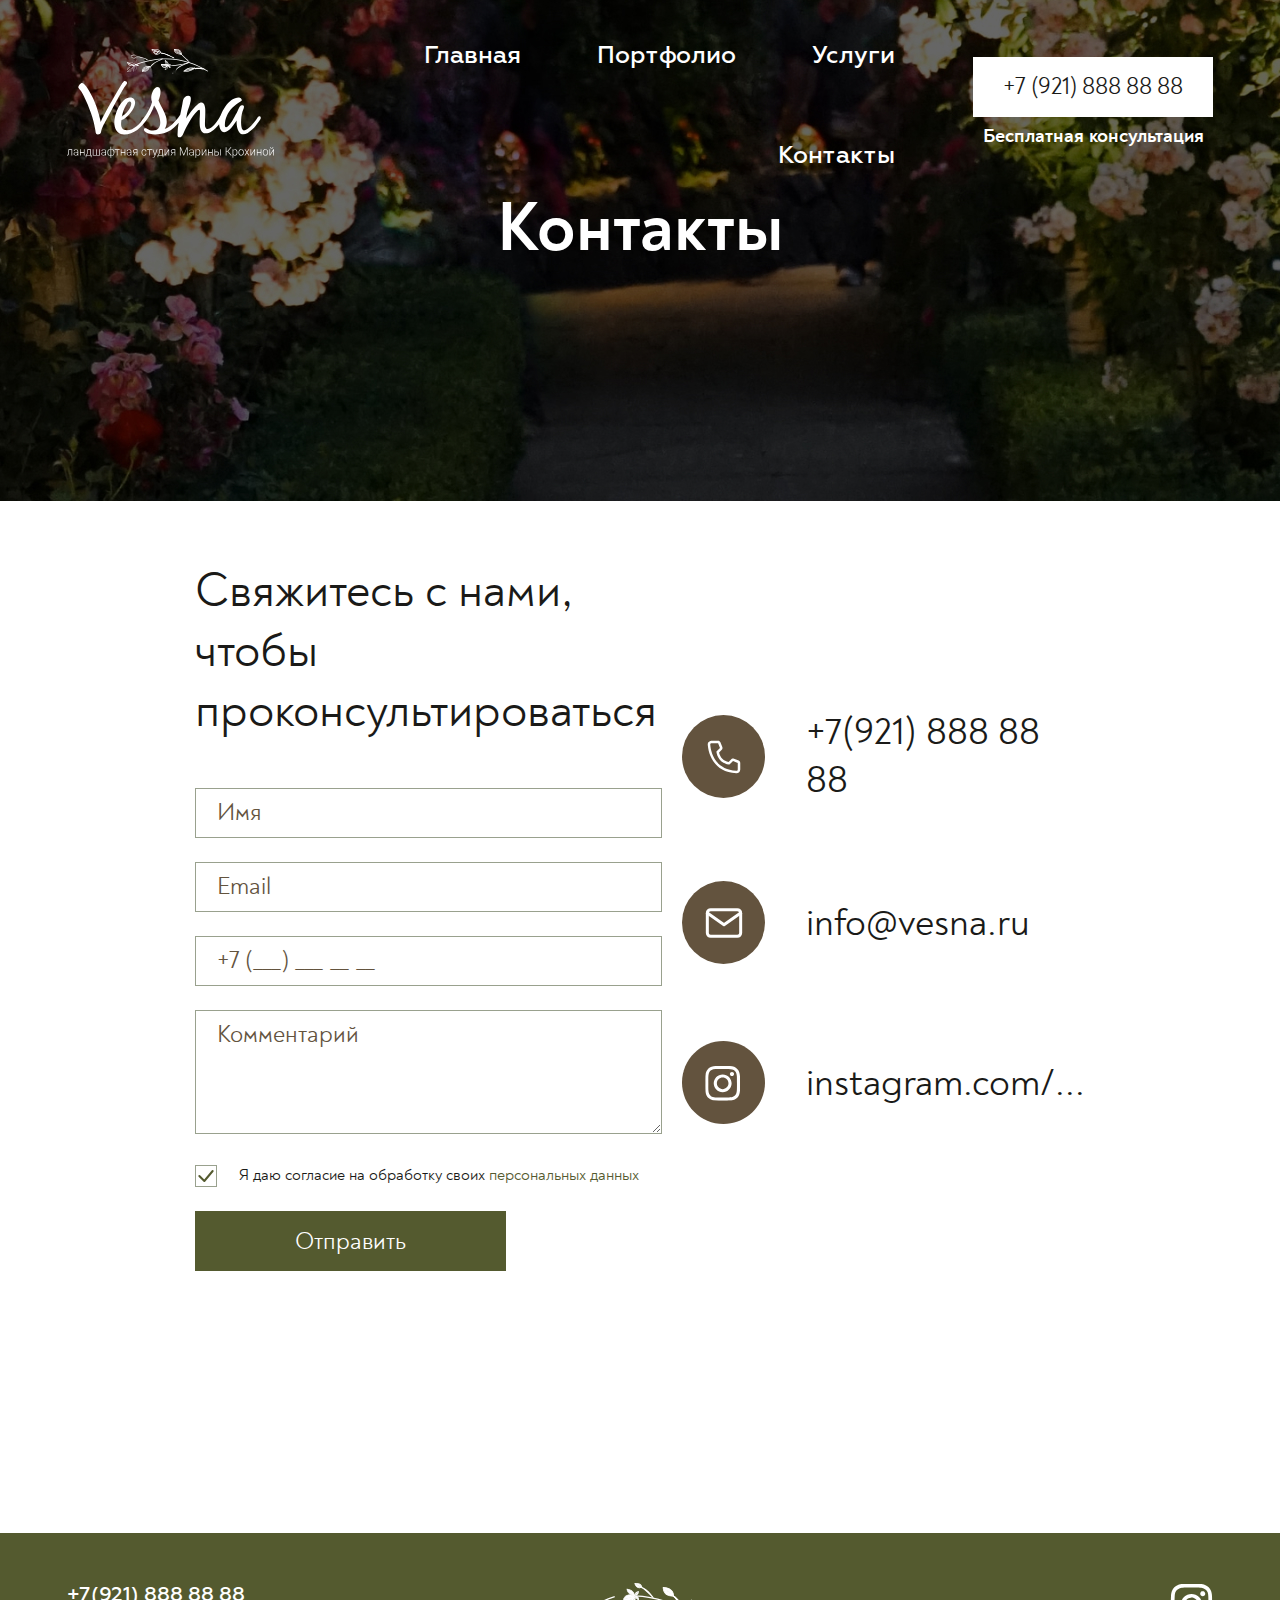
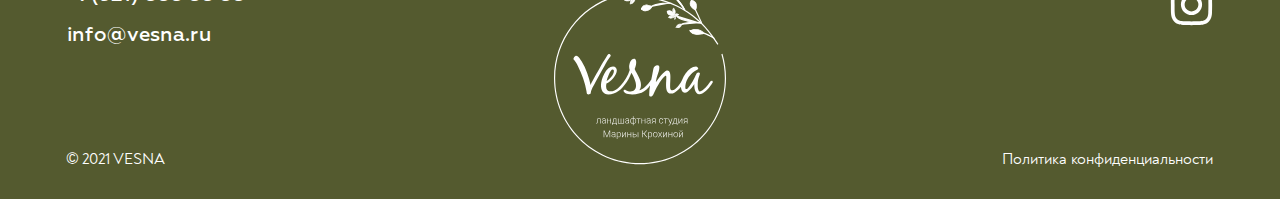
<file: contacts.html>
<!DOCTYPE html>
<html lang="ru">
  <head>
    <meta charset="UTF-8" />
    <meta name="viewport" content="width=device-width, initial-scale=1.0" />
    <link rel="stylesheet" href="./assets/styles/main.css" />
    <title>Vesna | Контакты</title>
  </head>
  <body>
    <header class="header header--common">
      <section class="header__first-line">
        <div class="header__logo">
          <a href="./index.html" class="header__logo-link" target="_blank">
            <img
              src="./assets/icons/header-logo.svg"
              alt="логотип компании Весна"
              class="header__img"
            />
          </a>
        </div>
        <nav class="header__nav">
          <ul class="header__nav-list">
            <li class="header__nav-list-item">
              <a href="./index.html" class="header__nav-list-item-link">Главная</a>
            </li>
            <li class="header__nav-list-item">
              <a href="./portfolio.html" class="header__nav-list-item-link">Портфолио</a>
            </li>
            <li class="header__nav-list-item">
              <a href="./services.html" class="header__nav-list-item-link">Услуги</a>
            </li>
            <li class="header__nav-list-item">
              <a href="./contacts.html" class="header__nav-list-item-link">Контакты</a>
            </li>
          </ul>
        </nav>
        <div class="header__buttons">
          <a href="tel:+79218888888" class="button header__tel-link">+7 (921) 888 88 88</a>
            <!-- Кнопка для открытия формы -->
          <div class="popup-open__button-container">
              <button class="button button--transparent" onclick="openWindow('consult__popupWindow','consult__overlay')">
                Бесплатная консультация
              </button>
          </div>
        </div>
        <!-- контейнер для размытия элементов за попапом -->
        <div class="popup-overlay" id="consult__overlay"></div>
        <!-- сам попап -->
        <div class="popup" id="consult__popupWindow">
          <div class="popup__wrapper">
              <button class="close-btn" onclick="closewindow('consult__popupWindow','consult__overlay')">
                  <span></span>
              </button>
              <h2 class="popup__title">Закажите консультацию</h2>
              <p class="popup__description">Менеджер перезвонит Вам в&nbsp;ближайшее время</p>
              <form action="submit" class="form">
                <div class="form__input-group">
                  <div class="form__input-container">
                    <input
                      type="text"
                      name="name"
                      id="order-consult__userName"
                      placeholder=" "
                      class="form__input-field form__input-field--name"
                      required
                    />
                    <label for="order-consult__userName" class="form__input-label">Имя</label>
                  </div>
                  <div class="form__input-container">
                    <input
                      type="tel"
                      id="order-consult__userPhone"
                      name="phone"
                      placeholder=" "
                      pattern="[0-9]{3}-[0-9]{3}-[0-9]{2}-[0-9]{2}"
                      class="form__input-field form__input-field--tel"
                      required
                    />
                    <label for="order-consult__userPhone" class="form__input-label--default"
                      >+7 (___) ___ __ __</label
                    >
                    <label for="order-consult__userPhone" class="form__input-label--focus"
                      >Телефон</label
                    >
                  </div>
                  <div class="form__consent-container">
                    <input
                      type="checkbox"
                      name="popup-order-consult__userConsent"
                      id="popup-order-consult__userConsent"
                      class="form__consent-checkbox"
                      checked
                      required
                    />
                    <label for="popup-order-consult__userConsent" class="form__consent-label"
                      >Я даю согласие на обработку своих
                      <a href="#" class="form__consent-link"
                        >персональных данных</a
                      ></label
                    >
                  </div>
                </div>
                <div class="popup__button-container">
                  <button type="submit"
                  class="button button--olive-large">
                    Перезвоните мне
                  </button>
              </form>
          </div>
      </div>
    </div>
      <!-- контейнер для скрытого бургер-меню -->
        <div class="hamburger-menu">
          <input
            id="menu__toggle"
            type="checkbox"
            class="hamburger-menu__toggle"/>
          <label class="hamburger-menu__btn" for="menu__toggle">
            <span class="hamburger-menu__icon"></span>
          </label>
          <ul class="menu__box">
            <li class="menu__item">
              <a href="./index.html" class="menu__item-link">Главная</a>
            </li>
            <li class="menu__item">
              <a href="./portfolio.html" class="menu__item-link">Портфолио</a>
            </li>
            <li class="menu__item">
              <a href="./services.html" class="menu__item-link">Услуги</a>
            </li>
            <li class="menu__item">
              <a href="./contacts.html" class="menu__item-link">Контакты</a>
            </li>
            <li class="menu__item">
              <a href="tel:+79218888888" class="button menu__item-tel-link">+7 (921) 888 88 88</a>
            </li>
            <li class="menu__item">
              <div class="popup-open__button-container">
                  <button class="button button--transparent" onclick="openWindow('consult__popupWindow','consult__overlay')">
                    Бесплатная консультация
                  </button>
              </div>
            </li>
          </ul>
        </div>
      </section>
      <div class="header--common__container">
        <h1 class="header--common__title">Контакты</h1>
      </div>
    </header>
    <main class="main">
      <section class="back-to back-to--hidden">
        <a href="#" class="back-to__link"
          ><img
            src="./assets/icons/back-arrow.svg"
            alt="стрелка влево"
            class="back-to__icon"
          />
          <span class="back-to__title--whole">Назад</span>
        </a>
      </section>
      <section class="contact-us">
        <h2 class="contact-us__title">
          Свяжитесь с нами, чтобы проконсультироваться
        </h2>
        <form action="submit" class="form contact-us__form">
          <div class="form__input-group">
            <div class="form__input-container">
              <input
                type="text"
                name="name"
                id="contact-us__userName"
                placeholder=" "
                class="form__input-field form__input-field--name"
                required
              />
              <label for="contact-us__userName" class="form__input-label"
                >Имя</label
              >
            </div>
            <div class="form__input-container">
              <input
                type="email"
                name="email"
                id="contact-us__userEmail"
                placeholder=" "
                class="form__input-field form__input-field--email"
                required
              />
              <label for="contact-us__userEmail" class="form__input-label"
                >Email</label
              >
            </div>
            <div class="form__input-container">
              <input
                type="tel"
                id="contact-us__userPhone"
                name="phone"
                placeholder=" "
                pattern="[0-9]{3}-[0-9]{3}-[0-9]{2}-[0-9]{2}"
                class="form__input-field form__input-field--tel"
                required
              />
              <label
                for="contact-us__userPhone"
                class="form__input-label--default"
                >+7 (___) ___ __ __</label
              >
              <label
                for="contact-us__userPhone"
                class="form__input-label--focus"
                >Телефон</label
              >
            </div>
            <div class="form__input-container form__comments-container">
              <textarea
                name="comments"
                id="contact-us__userComments"
                placeholder=" "
                class="form__input-field form__comments-field"
              ></textarea>
              <label
                for="contact-us__userComments"
                class="form__input-label form__comments-label"
                >Комментарий</label
              >
            </div>
            <div class="form__consent-container">
              <input
                type="checkbox"
                name="contact-us__form-consent"
                id="contact-us__userConsent"
                class="form__consent-checkbox"
                checked
                required
              />
              <label for="contact-us__userConsent" class="form__consent-label"
                >Я даю согласие на обработку своих
                <a href="#" class="form__consent-link"
                  >персональных данных</a
                ></label
              >
            </div>
          </div>
          <div class="contact-us__button-container">
            <button type="submit" class="button button--olive-large">
              Отправить
            </button>
          </div>
        </form>
        <div class="contact-us__contacts">
          <div class="contact-us__contact">
            <a href="tel:+79218888888" class="contact-us__contact-link"
              ><img
                src="./assets/icons/phone.svg"
                alt="иконка телефона"
                class="contact-us__contact-icon"
              />
              <span class="contact-us__contact-text">+7(921) 888 88 88</span></a
            >
          </div>
          <div class="contact-us__contact">
            <a href="mailto:info@vesna.ru" class="contact-us__contact-link"
              ><img
                src="./assets/icons/email.svg"
                alt="иконка электронной почты"
                class="contact-us__contact-icon"
              /><span class="contact-us__contact-text">info@vesna.ru</span></a
            >
          </div>
          <div class="contact-us__contact">
            <a href="#" class="contact-us__contact-link"
              ><img
                src="./assets/icons/insta.svg"
                alt="иконка Инстаграм"
                class="contact-us__contact-icon"
              /><span class="contact-us__contact-text"
                >instagram.com/...</span
              ></a
            >
          </div>
        </div>
      </section>
      <button class="button-round button-round--up scroll-to-top" id="scrollToTopButton" aria-label="Scroll to top">
        <img src="./assets/img/buttons.svg/up-white.svg" alt="стрелка вверх">
        Наверх
      </button>
    </main>
    <footer class="footer">
      <div class="footer__container">
          <div class="footer__contacts">
              <div>
                  <a class="footer__contact-item"
                      href="tel:+79218888888">+7(921) 888 88 88
                  </a>
              </div>
              <div>
                  <a class="footer__contact-item"
                      href="info@vesna.ru">info@vesna.ru
                  </a>
              </div>
          </div>
          <div class="footer__copyright">
              <a class="footer__copyright-link"
                  href="#">© 2021 VESNA
              </a>
          </div>
          <div class="footer__logo">
              <a class="footer__logo-link"
                  href="./index.html"><img src="./assets/icons/footer.svg" alt="Logo">
              </a>
          </div>
          <div class="footer__icon">
              <a class="footer__icon-link" 
                  href="#"><img src="./assets/icons/instagram.svg" alt="instagram">
              </a>
          </div>
          <div class="footer__privacy-policy">
              <a class="footer__privacy-policy-link "
                  href="#">Политика конфиденциальности
              </a>
          </div>
      </div>
  </footer>

  <!-- скрипт для форматирования номера телефона в формах -->
  <script>
    document.querySelectorAll("[id$='userPhone']").forEach((input) => {
      input.addEventListener("input", function (e) {
        let value = input.value.replace(/\D/g, "");
  
        // Проверяем, если пользователь удалил цифры, чтобы не перезаписывать ввод
        if (e.inputType === "deleteContentBackward") {
          input.value = input.value;
          return;
        }
  
        // Добавляем "+7" в начало, если пользователь его еще не ввел
        if (value.startsWith("7")) {
          value = value.substring(1);
        }
  
        let formattedValue = "+7 (";
  
        if (value.length > 0) formattedValue += value.substring(0, 3);
        if (value.length >= 4) formattedValue += ") " + value.substring(3, 6);
        if (value.length >= 7) formattedValue += " " + value.substring(6, 8);
        if (value.length >= 9) formattedValue += " " + value.substring(8, 10);
  
        input.value = formattedValue;
      });
    });
  </script>
  <!-- скрипт для открытия и закрытия всплывающих окон -->
  <script>
      function openWindow(popupId1, popupId2) {
        document.getElementById(popupId1).style.display = "block";
        document.getElementById(popupId2).style.display = 'block';
      }
      function closewindow(popupId1, popupId2) {
        document.getElementById(popupId1).style.display = "none";
        document.getElementById(popupId2).style.display = "none";
      }
  </script>
        <!-- скрипт для кнопки вверх -->
      <script>
        document.addEventListener("DOMContentLoaded", () => {
      const scrollToTopButton = document.getElementById("scrollToTopButton");
    
      // Показываем кнопку при прокрутке вниз
      window.addEventListener("scroll", () => {
        if (window.scrollY > 300) {
          scrollToTopButton.classList.add("visible");
        } else {
          scrollToTopButton.classList.remove("visible");
        }
      });
    
      // Перемещение наверх при нажатии
      scrollToTopButton.addEventListener("click", () => {
        window.scrollTo({
          top: 0,
          behavior: "smooth",
        });
      });
    });
      </script>
  </body>
</html>
</file>
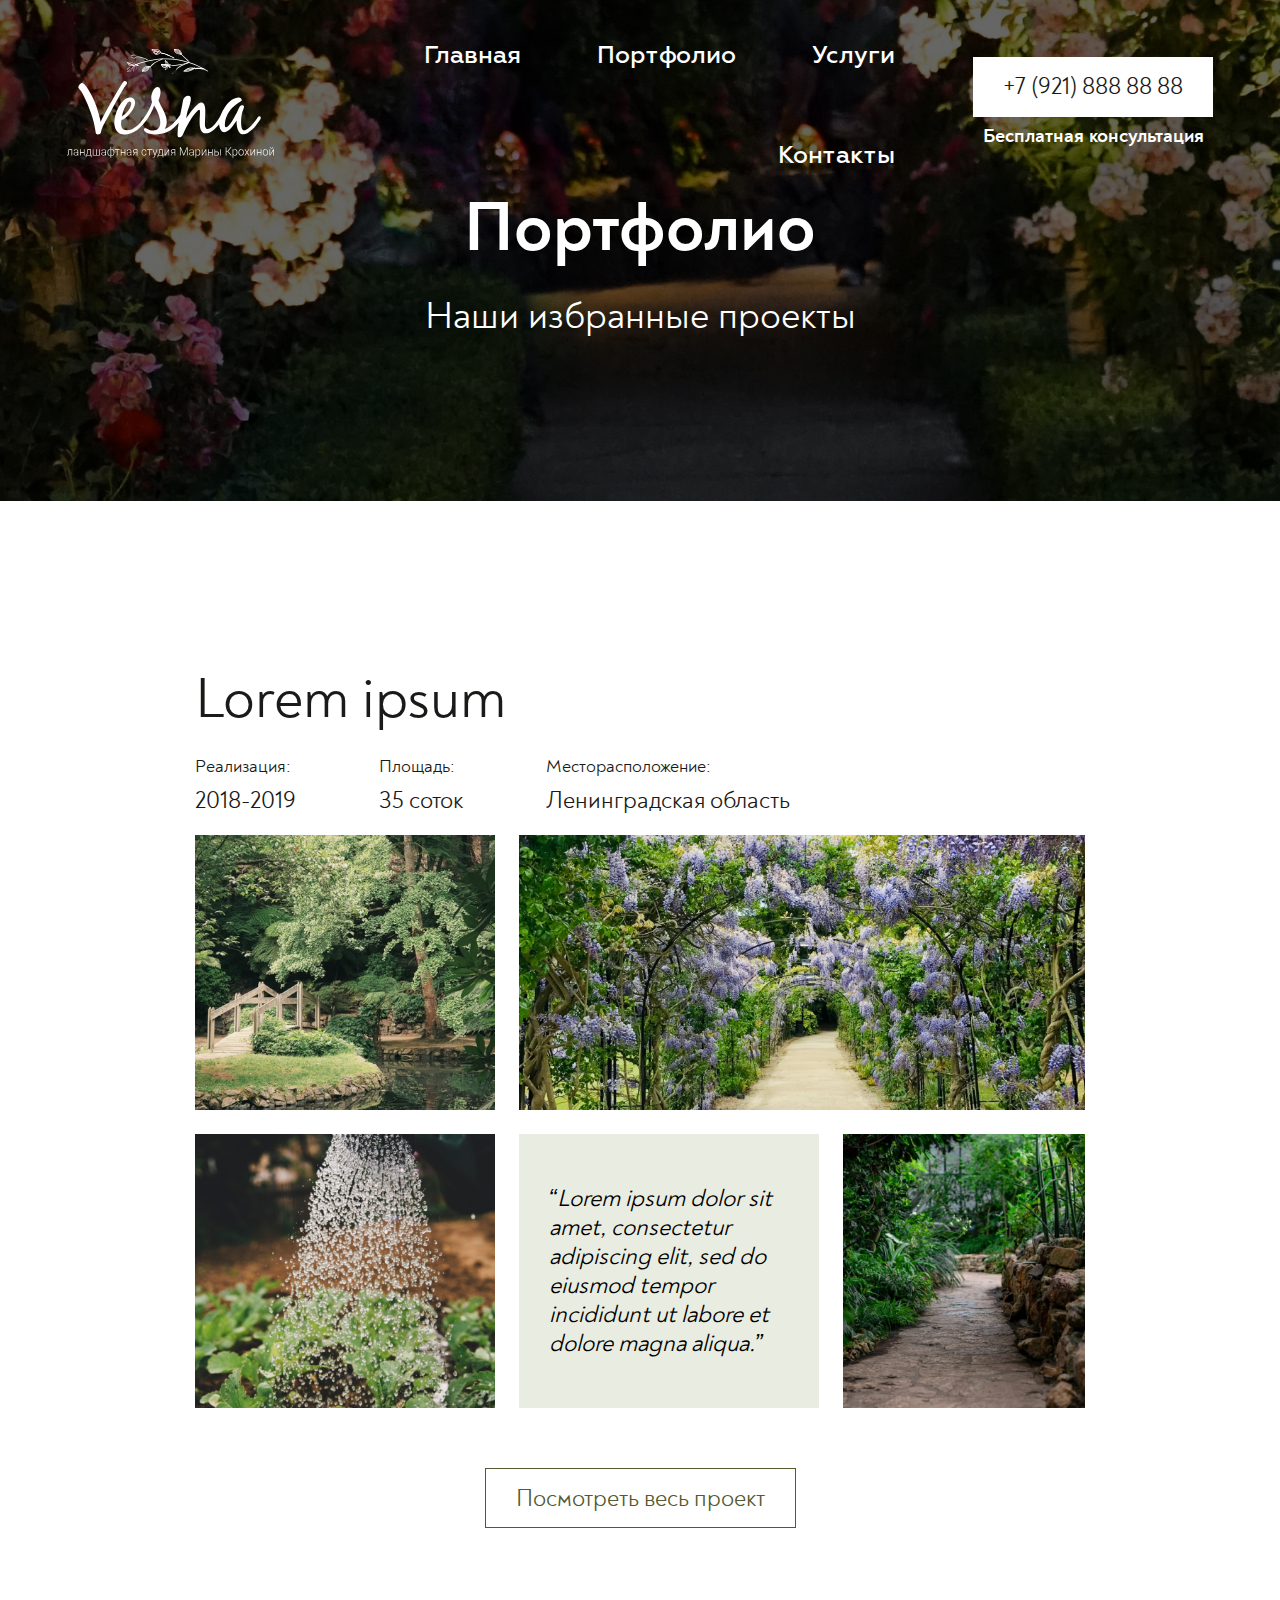
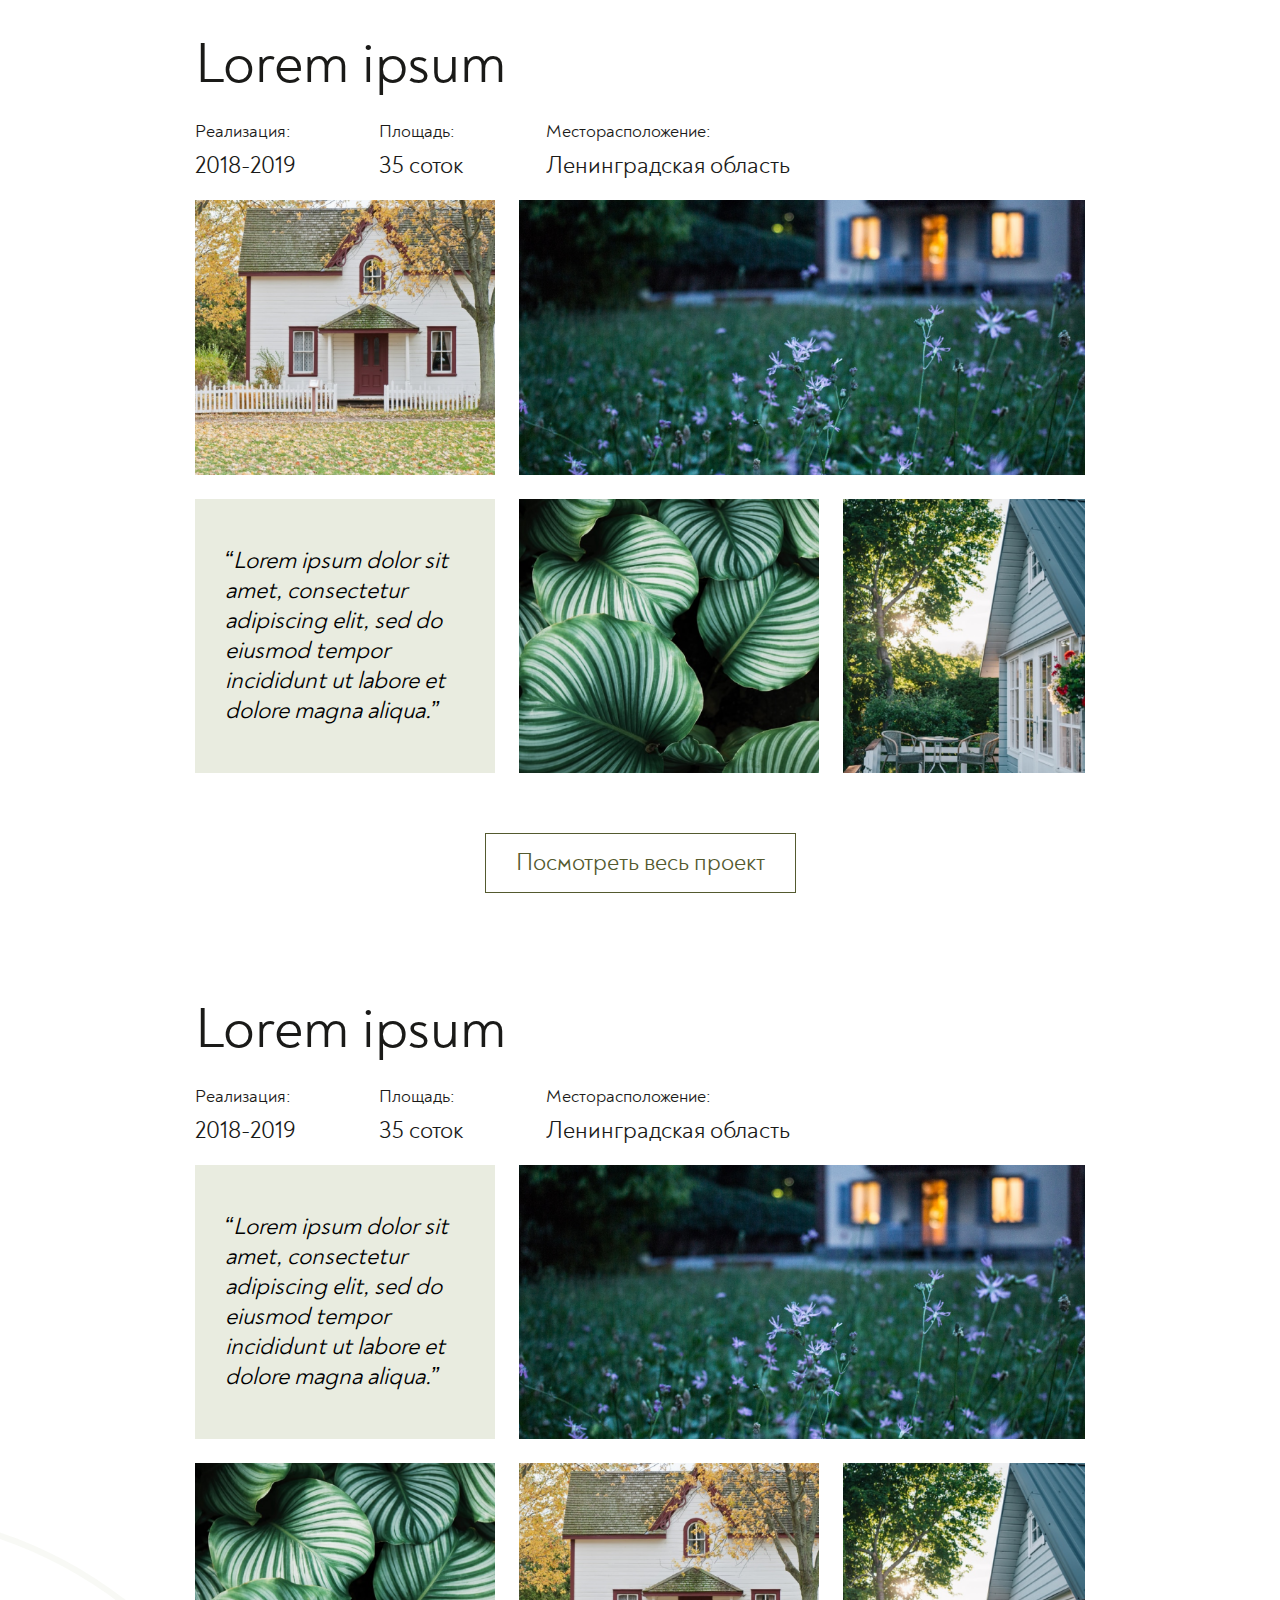
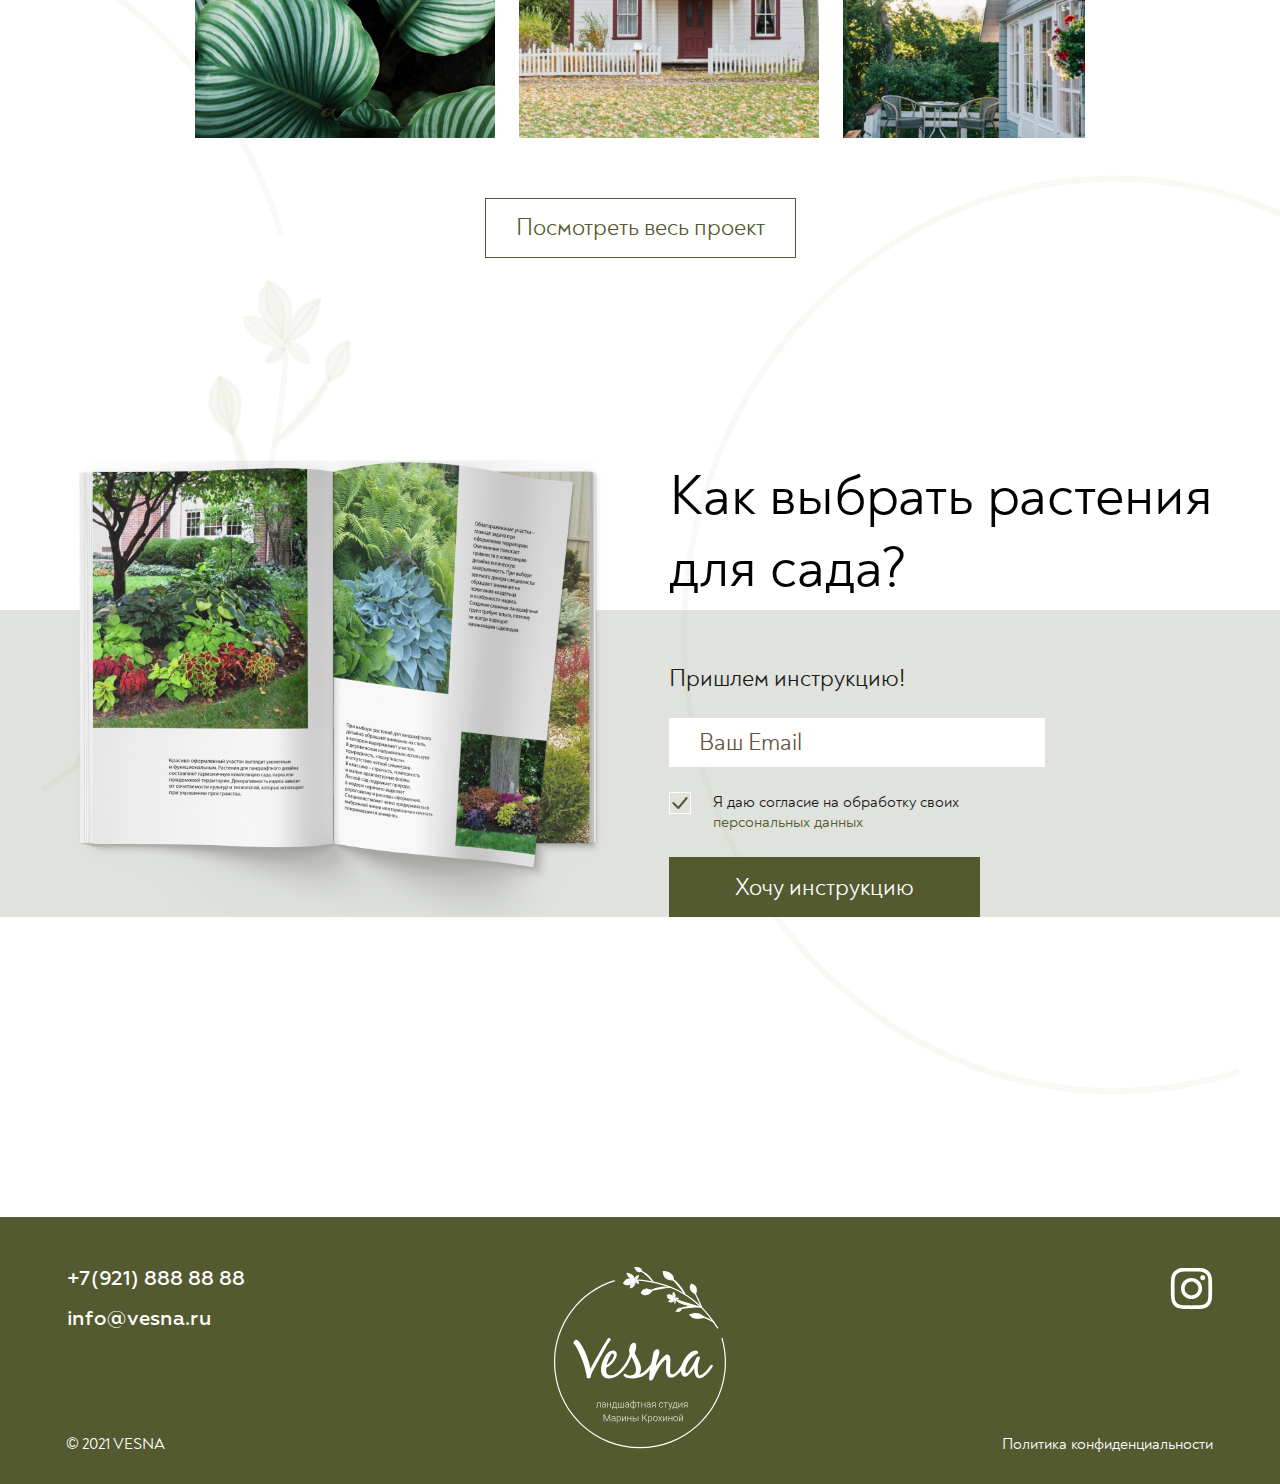
<file: portfolio.html>
<!DOCTYPE html>
<html lang="ru">
<head>
    <meta charset="UTF-8">
    <meta name="viewport"
    content="width=device-width, initial-scale=1.0">
    <link rel="stylesheet" href="./assets/styles/main.css">
    <link rel="stylesheet" href="./assets/styles/portfoliio.css">
    <title>Vesna | Портфолио</title>
</head>

  <body>
    <header class="header header--common">
      <section class="header__first-line">
        <div class="header__logo">
          <a href="./index.html" class="header__logo-link" target="_blank">
            <img
              src="./assets/icons/header-logo.svg"
              alt="логотип компании Весна"
              class="header__img"
            />
          </a>
        </div>
        <nav class="header__nav">
          <ul class="header__nav-list">
            <li class="header__nav-list-item">
              <a href="./index.html" class="header__nav-list-item-link">Главная</a>
            </li>
            <li class="header__nav-list-item">
              <a href="./portfolio.html" class="header__nav-list-item-link">Портфолио</a>
            </li>
            <li class="header__nav-list-item">
              <a href="./services.html" class="header__nav-list-item-link">Услуги</a>
            </li>
            <li class="header__nav-list-item">
              <a href="./contacts.html" class="header__nav-list-item-link">Контакты</a>
            </li>
          </ul>
        </nav>
        <div class="header__buttons">
          <a href="tel:+79218888888" class="button header__tel-link">+7 (921) 888 88 88</a>
            <!-- Кнопка для открытия формы -->
          <div class="popup-open__button-container">
              <button class="button button--transparent" onclick="openWindow('consult__popupWindow','consult__overlay')">
                Бесплатная консультация
              </button>
          </div>
        </div>
        <!-- контейнер для размытия элементов за попапом -->
        <div class="popup-overlay" id="consult__overlay"></div>
        <!-- сам попап -->
        <div class="popup" id="consult__popupWindow">
          <div class="popup__wrapper">
              <button class="close-btn" onclick="closewindow('consult__popupWindow','consult__overlay')">
                  <span></span>
              </button>
              <h2 class="popup__title">Закажите консультацию</h2>
              <p class="popup__description">Менеджер перезвонит Вам в&nbsp;ближайшее время</p>
              <form action="submit" class="form">
                <div class="form__input-group">
                  <div class="form__input-container">
                    <input
                      type="text"
                      name="name"
                      id="order-consult__userName"
                      placeholder=" "
                      class="form__input-field form__input-field--name"
                      required
                    />
                    <label for="order-consult__userName" class="form__input-label">Имя</label>
                  </div>
                  <div class="form__input-container">
                    <input
                      type="tel"
                      id="order-consult__userPhone"
                      name="phone"
                      placeholder=" "
                      pattern="[0-9]{3}-[0-9]{3}-[0-9]{2}-[0-9]{2}"
                      class="form__input-field form__input-field--tel"
                      required
                    />
                    <label for="order-consult__userPhone" class="form__input-label--default"
                      >+7 (___) ___ __ __</label
                    >
                    <label for="order-consult__userPhone" class="form__input-label--focus"
                      >Телефон</label
                    >
                  </div>
                  <div class="form__consent-container">
                    <input
                      type="checkbox"
                      name="popup-order-consult__userConsent"
                      id="popup-order-consult__userConsent"
                      class="form__consent-checkbox"
                      checked
                      required
                    />
                    <label for="popup-order-consult__userConsent" class="form__consent-label"
                      >Я даю согласие на обработку своих
                      <a href="#" class="form__consent-link"
                        >персональных данных</a
                      ></label
                    >
                  </div>
                </div>
                <div class="popup__button-container">
                  <button type="submit"
                  class="button button--olive-large">
                    Перезвоните мне
                  </button>
              </form>
          </div>
      </div>
    </div>
      <!-- контейнер для скрытого бургер-меню -->
        <div class="hamburger-menu">
          <input
            id="menu__toggle"
            type="checkbox"
            class="hamburger-menu__toggle"/>
          <label class="hamburger-menu__btn" for="menu__toggle">
            <span class="hamburger-menu__icon"></span>
          </label>
          <ul class="menu__box">
            <li class="menu__item">
              <a href="./index.html" class="menu__item-link">Главная</a>
            </li>
            <li class="menu__item">
              <a href="./portfolio.html" class="menu__item-link">Портфолио</a>
            </li>
            <li class="menu__item">
              <a href="./services.html" class="menu__item-link">Услуги</a>
            </li>
            <li class="menu__item">
              <a href="./contacts.html" class="menu__item-link">Контакты</a>
            </li>
            <li class="menu__item">
              <a href="tel:+79218888888" class="button menu__item-tel-link">+7 (921) 888 88 88</a>
            </li>
            <li class="menu__item">
              <div class="popup-open__button-container">
                  <button class="button button--transparent" onclick="openWindow('consult__popupWindow','consult__overlay')">
                    Бесплатная консультация
                  </button>
              </div>
            </li>
          </ul>
        </div>
      </section>
      <div class="header--common__container">
        <h1 class="header--common__title">Портфолио</h1>
        <p class="header--common__subtitle">Наши избранные проекты</p>
      </div>
    </header>
    <main>
      <section class="project-portfolio"> <!-- контейнер для всех 3х карточек -->
          <ul> <!-- в нем находится 3 карточки -->
              <li class="project-card"> <!-- ПЕРВАЯ карточка -->
                  <h2 class="project-card__title">Lorem ipsum</h2>
                  <ul class="project-card__details">
                      <li class="project-card__detail">
                          <div class="project-card__detail-label">Реализация:</div>
                          <div class="project-card__detail-value">2018-2019</div>
                      </li>
                      <li class="project-card__detail">
                          <div class="project-card__detail-label">Площадь:</div>
                          <div class="project-card__detail-value">35 соток</div>
                      </li>
                      <li class="project-card__detail">
                          <div class="project-card__detail-label">Месторасположение:</div>
                          <div class="project-card__detail-value">Ленинградская область</div>
                      </li>
                  </ul>
                  <div class="project-card__gallery">
                      <div class="project-card__gallery-item-1">
                          <img src="./assets/img/portfolio-pics/card-1/pic-1.png"
                              alt="Image 1 description"
                              class="gallery-pic">
                      </div>
                      <div class="project-card__gallery-item-2">
                          <img src="./assets/img/portfolio-pics/card-1/pic-2.png"
                              alt="Image 2 description"
                              class="gallery-pic">
                      </div>
                      <div class="project-card__gallery-item-3">
                          <img src="./assets/img/portfolio-pics/card-1/pic-3.png"
                              alt="Image 3 description"
                              class="gallery-pic">
                      </div>
                      <div class="project-card__gallery-item project-card__quote">
                          <p>
                              “Lorem ipsum dolor sit amet,
                              consectetur adipiscing elit,
                              sed do eiusmod tempor
                              incididunt ut labore et dolore
                              magna aliqua.”
                          </p>
                      </div>
                      <div class="project-card__gallery-item">
                          <img src="./assets/img/portfolio-pics/card-1/pic-5.png"
                              alt="Image 4 description"
                              class="gallery-pic">
                      </div>
                  </div>
                  <div class="project-card__button">
                      <a href="./project.html" class="button button--outline-green project-card__button">Посмотреть весь проект</a>
                  </div>
              </li>
              <li class="project-card"> <!-- ВТОРАЯ карточка -->
                  <h2 class="project-card__title">Lorem ipsum</h2>
                  <ul class="project-card__details">
                      <li class="project-card__detail">
                          <div class="project-card__detail-label">Реализация:</div>
                          <div class="project-card__detail-value">2018-2019</div>
                      </li>
                      <li class="project-card__detail">
                          <div class="project-card__detail-label">Площадь:</div>
                          <div class="project-card__detail-value">35 соток</div>
                      </li>
      
                      <li class="project-card__detail">
                          <div class="project-card__detail-label">Месторасположение:</div>
                          <div class="project-card__detail-value">Ленинградская область</div>
                      </li>
                  </ul>
                  <div class="project-card__gallery-2">
                      <div class="project-card__gallery-2-item--1">
                          <img src="./assets/img/portfolio-pics/card-2/pic-1.png"
                              alt="Image 1 description"
                              class="gallery-pic">
                      </div>
                      <div class="project-card__gallery-2-item--2">
                          <img src="./assets/img/portfolio-pics/card-2/pic-2.png"
                              alt="Image 2 description"
                              class="gallery-pic">
                      </div>
                      <div class="project-card__gallery-item project-card__quote--2">
                          <p>
                              “Lorem ipsum dolor sit amet,
                              consectetur adipiscing elit,
                              sed do eiusmod tempor
                              incididunt ut labore et dolore
                              magna aliqua.”
                          </p>
                      </div>
                      <div class="project-card__gallery-item">
                          <img src="./assets/img/portfolio-pics/card-2/pic-4.png"
                              alt="Image 3 description"
                              class="gallery-pic">
                      </div>
                      <div class="project-card__gallery-item">
                          <img src="./assets/img/portfolio-pics/card-2/pic-5.png"
                              alt="Image 4 description"
                              class="gallery-pic">
                      </div>
                  </div>
                  <div class="project-card__button">
                      <a href="./project.html" class="button button--outline-green project-card__button">Посмотреть весь проект</a>
                  </div>
              </li>
              <li class="project-card"> <!-- третья карточка -->
                  <h2 class="project-card__title">Lorem ipsum</h2>
                  <ul class="project-card__details">
                      <li class="project-card__detail">
                          <div class="project-card__detail-label">Реализация:</div>
                          <div class="project-card__detail-value">2018-2019</div>
                      </li>
                      <li class="project-card__detail">
                          <div class="project-card__detail-label">Площадь:</div>
                          <div class="project-card__detail-value">35 соток</div>
                      </li>
                      <li class="project-card__detail">
                          <div class="project-card__detail-label">Месторасположение:</div>
                          <div class="project-card__detail-value">Ленинградская область</div>
                      </li>
                  </ul>
                  <div class="project-card__gallery-3">
                      <div class="project-card__gallery-item project-card__quote--3">
                          <p>
                              “Lorem ipsum dolor sit amet,
                              consectetur adipiscing elit,
                              sed do eiusmod tempor
                              incididunt ut labore et dolore
                              magna aliqua.”
                          </p>
                      </div>
                      <div class="project-card__gallery-3-item--1">
                          <img src="./assets/img/portfolio-pics/card-3/pic-2.png"
                              alt="Image 2 description"
                              class="gallery-pic">
                      </div>
                      <div class="project-card__gallery-3-item--2">
                          <img src="./assets/img/portfolio-pics/card-3/pic-3.png"
                          alt="Image 2 description"
                          class="gallery-pic">
                      </div>
                      <div class="project-card__gallery-item">
                          <img src="./assets/img/portfolio-pics/card-3/pic-4.png"
                              alt="Image 3 description"
                              class="gallery-pic">
                      </div>
                      <div class="project-card__gallery-item">
                          <img src="./assets/img/portfolio-pics/card-3/pic-5.png"
                              alt="Image 4 description"
                              class="gallery-pic">
                      </div>
                  </div>
                  <div class="project-card__button">
                      <a href="./project.html" class="button button--outline-green project-card__button">Посмотреть весь проект</a>
                  </div>
              </li>
          </ul>
          </div>
      </section>
      <section class="garden-guide">
        <div class="garden-guide__book">
          <img
            class="garden-guide__book-image"
            src="./assets/img/garden-guide.png"
            alt="Book about garden plants"
          />
        </div>
        <h2 class="garden-guide__title">Как выбрать растения <br class="br">для сада?</h2>
        <p class="garden-guide__subtitle">Пришлем инструкцию!</p>
        <div class="garden-guide__content">
          <form class="garden-guide__form">
            <input
              class="garden-guide__input"
              type="email"
              placeholder="Ваш Email"
              required
            />
            <div class="garden-guide__consent-container">
              <input
                type="checkbox"
                name="garden-guide-consent"
                id="guide__userConsent"
                class="garden-guide__consent-checkbox"
                checked
                required
              />
              <label for="guide__userConsent" class="garden-guide__consent-label"
                >Я даю согласие на обработку своих
                <a href="#" class="garden-guide__consent-link"
                  >персональных данных</a
                ></label
              >
            </div>
            <button class="button button--olive-large garden-guide__button" type="submit">
              Хочу инструкцию
            </button>
          </form>
        </div>
      </section>

      <!-- кнопка прокрутки наверх -->
      <button class="button-round button-round--up scroll-to-top" id="scrollToTopButton" aria-label="Scroll to top">
        <img src="./assets/img/buttons.svg/up-white.svg" alt="стрелка вверх">
        Наверх
      </button>
    </main>
    <footer class="footer">
        <div class="footer__container">
            <div class="footer__contacts">
                <div>
                    <a class="footer__contact-item"
                        href="tel:+79218888888">+7(921) 888 88 88
                    </a>
                </div>
                <div>
                    <a class="footer__contact-item"
                        href="info@vesna.ru">info@vesna.ru
                    </a>
                </div>
            </div>
            <div class="footer__copyright">
                <a class="footer__copyright-link"
                    href="#">© 2021 VESNA
                </a>
            </div>
            <div class="footer__logo">
                <a class="footer__logo-link"
                    href="./index.html"><img src="./assets/icons/footer.svg" alt="Logo">
                </a>
            </div>
            <div class="footer__icon">
                <a class="footer__icon-link" 
                    href="#"><img src="./assets/icons/instagram.svg" alt="instagram">
                </a>
            </div>
            <div class="footer__privacy-policy">
                <a class="footer__privacy-policy-link "
                    href="#">Политика конфиденциальности
                </a>
            </div>
        </div>
    </footer>
    <!-- скрипт для форматирования номера телефона в формах -->
    <script>
      document.querySelectorAll("[id$='userPhone']").forEach((input) => {
        input.addEventListener("input", function (e) {
          let value = input.value.replace(/\D/g, "");
    
          // Проверяем, если пользователь удалил цифры, чтобы не перезаписывать ввод
          if (e.inputType === "deleteContentBackward") {
            input.value = input.value;
            return;
          }
    
          // Добавляем "+7" в начало, если пользователь его еще не ввел
          if (value.startsWith("7")) {
            value = value.substring(1);
          }
    
          let formattedValue = "+7 (";
    
          if (value.length > 0) formattedValue += value.substring(0, 3);
          if (value.length >= 4) formattedValue += ") " + value.substring(3, 6);
          if (value.length >= 7) formattedValue += " " + value.substring(6, 8);
          if (value.length >= 9) formattedValue += " " + value.substring(8, 10);
    
          input.value = formattedValue;
        });
      });
    </script>
    <!-- скрипт для открытия и закрытия всплывающих окон -->
    <script>
      function openWindow(popupId1, popupId2) {
        document.getElementById(popupId1).style.display = "block";
        document.getElementById(popupId2).style.display = 'block';
      }
      function closewindow(popupId1, popupId2) {
        document.getElementById(popupId1).style.display = "none";
        document.getElementById(popupId2).style.display = "none";
      }
    </script>
    <!-- скрипт для кнопки вверх -->
    <script>
      document.addEventListener("DOMContentLoaded", () => {
    const scrollToTopButton = document.getElementById("scrollToTopButton");

    // Показываем кнопку при прокрутке вниз
    window.addEventListener("scroll", () => {
      if (window.scrollY > 300) {
        scrollToTopButton.classList.add("visible");
      } else {
        scrollToTopButton.classList.remove("visible");
      }
    });

    // Перемещение наверх при нажатии
    scrollToTopButton.addEventListener("click", () => {
      window.scrollTo({
        top: 0,
        behavior: "smooth",
      });
    });
  });
    </script>
  </body>
</html>
</file>
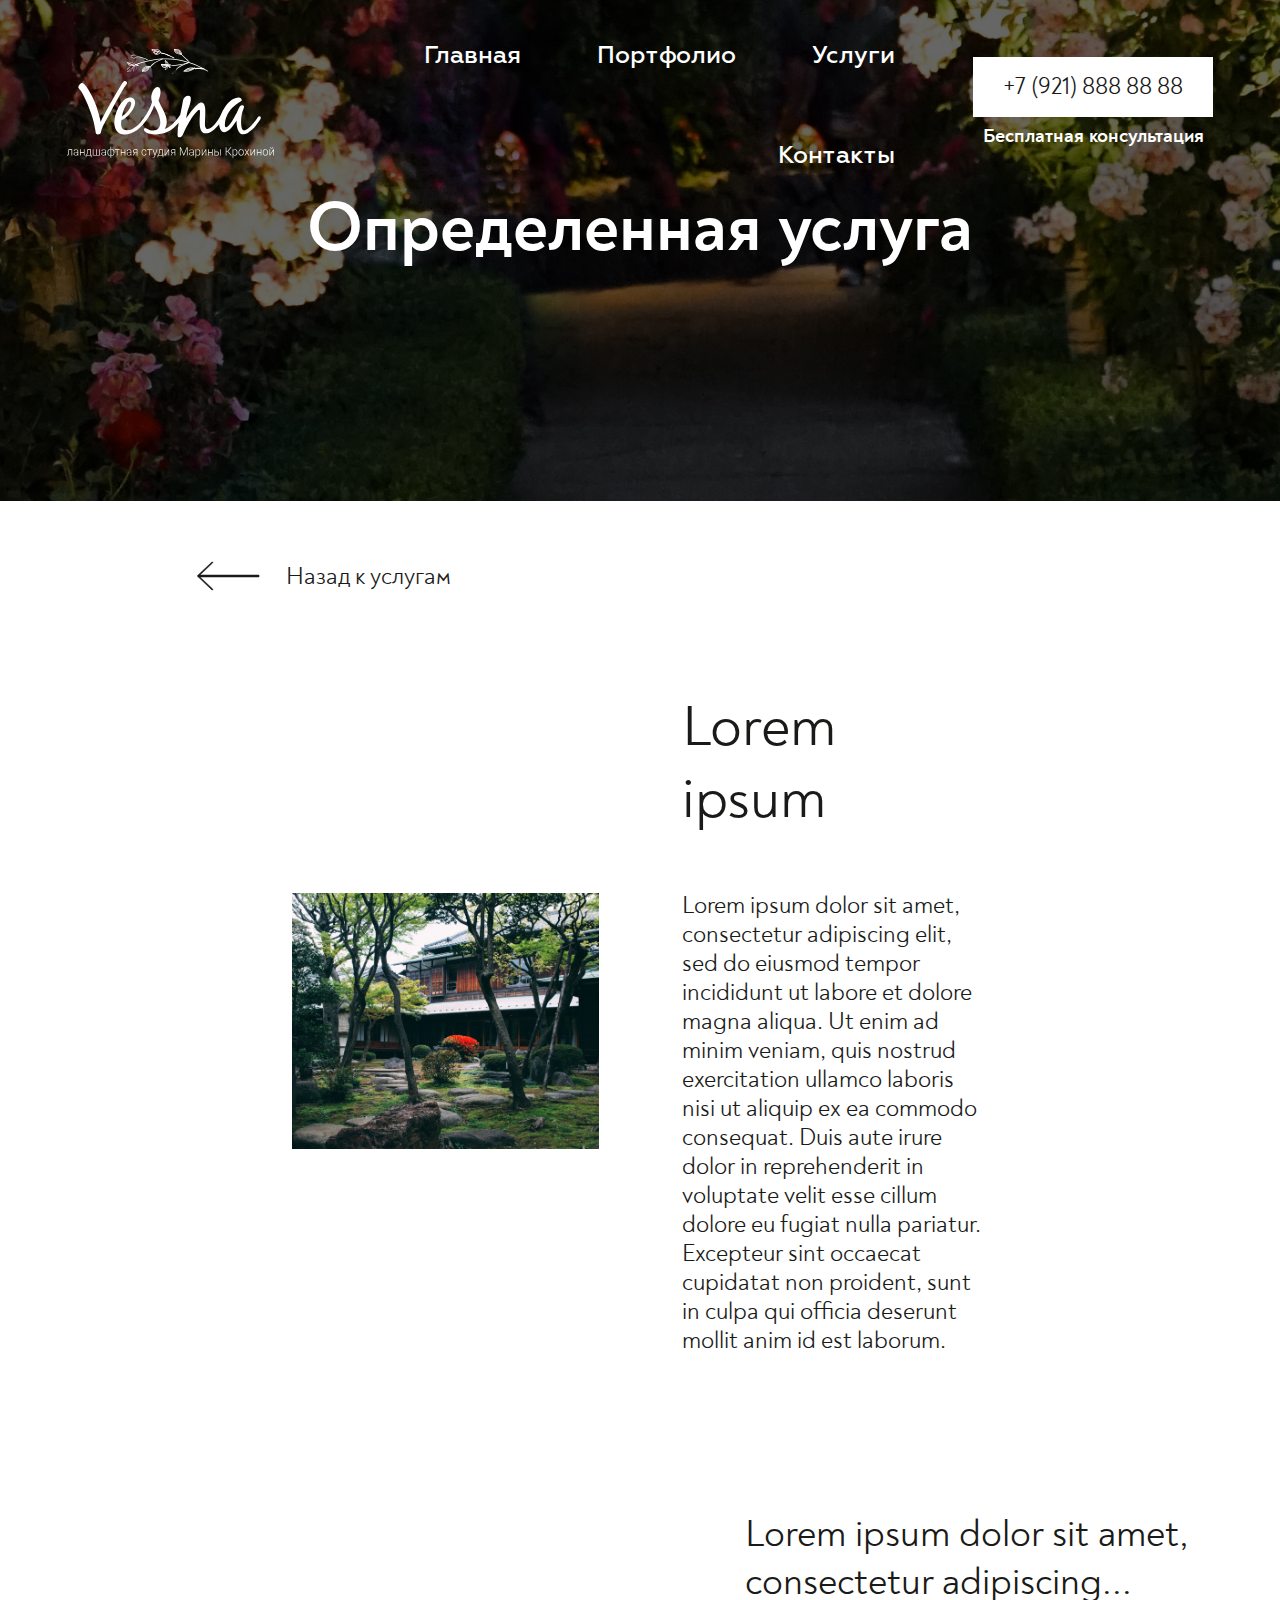
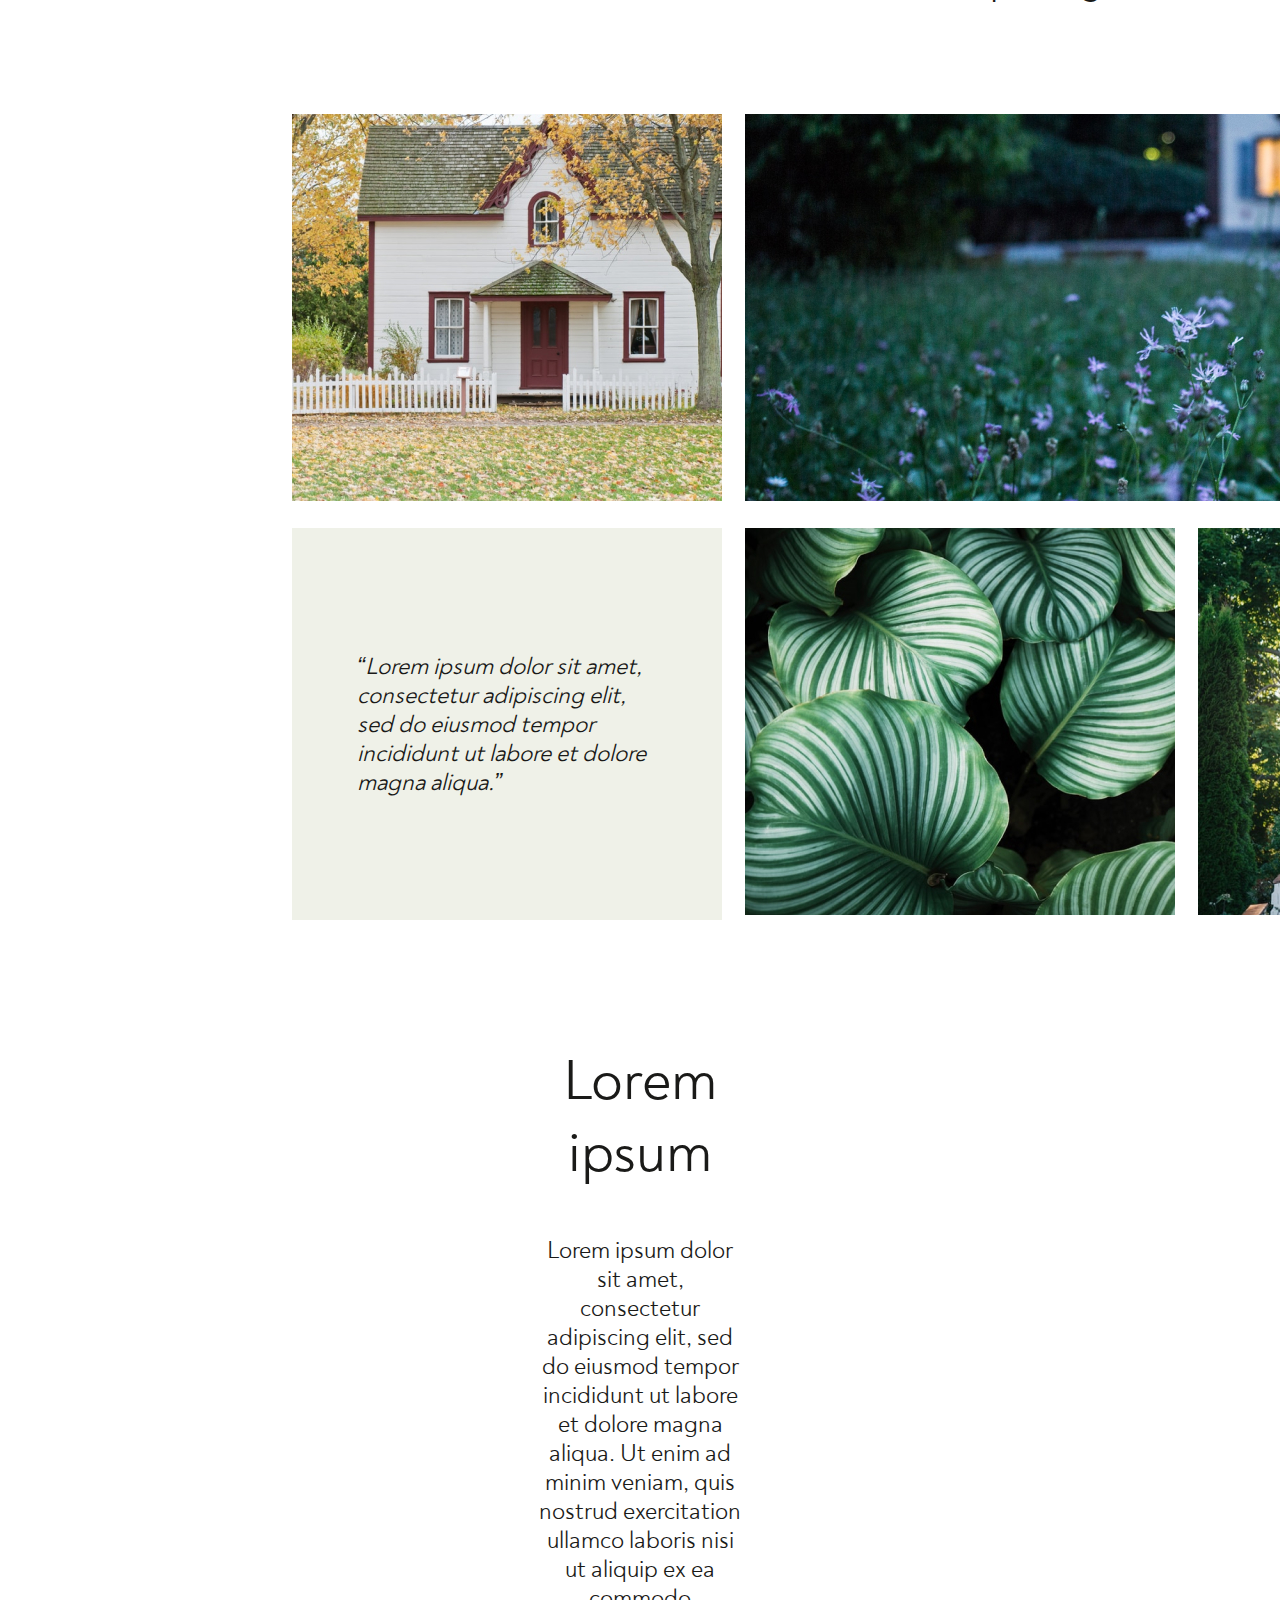
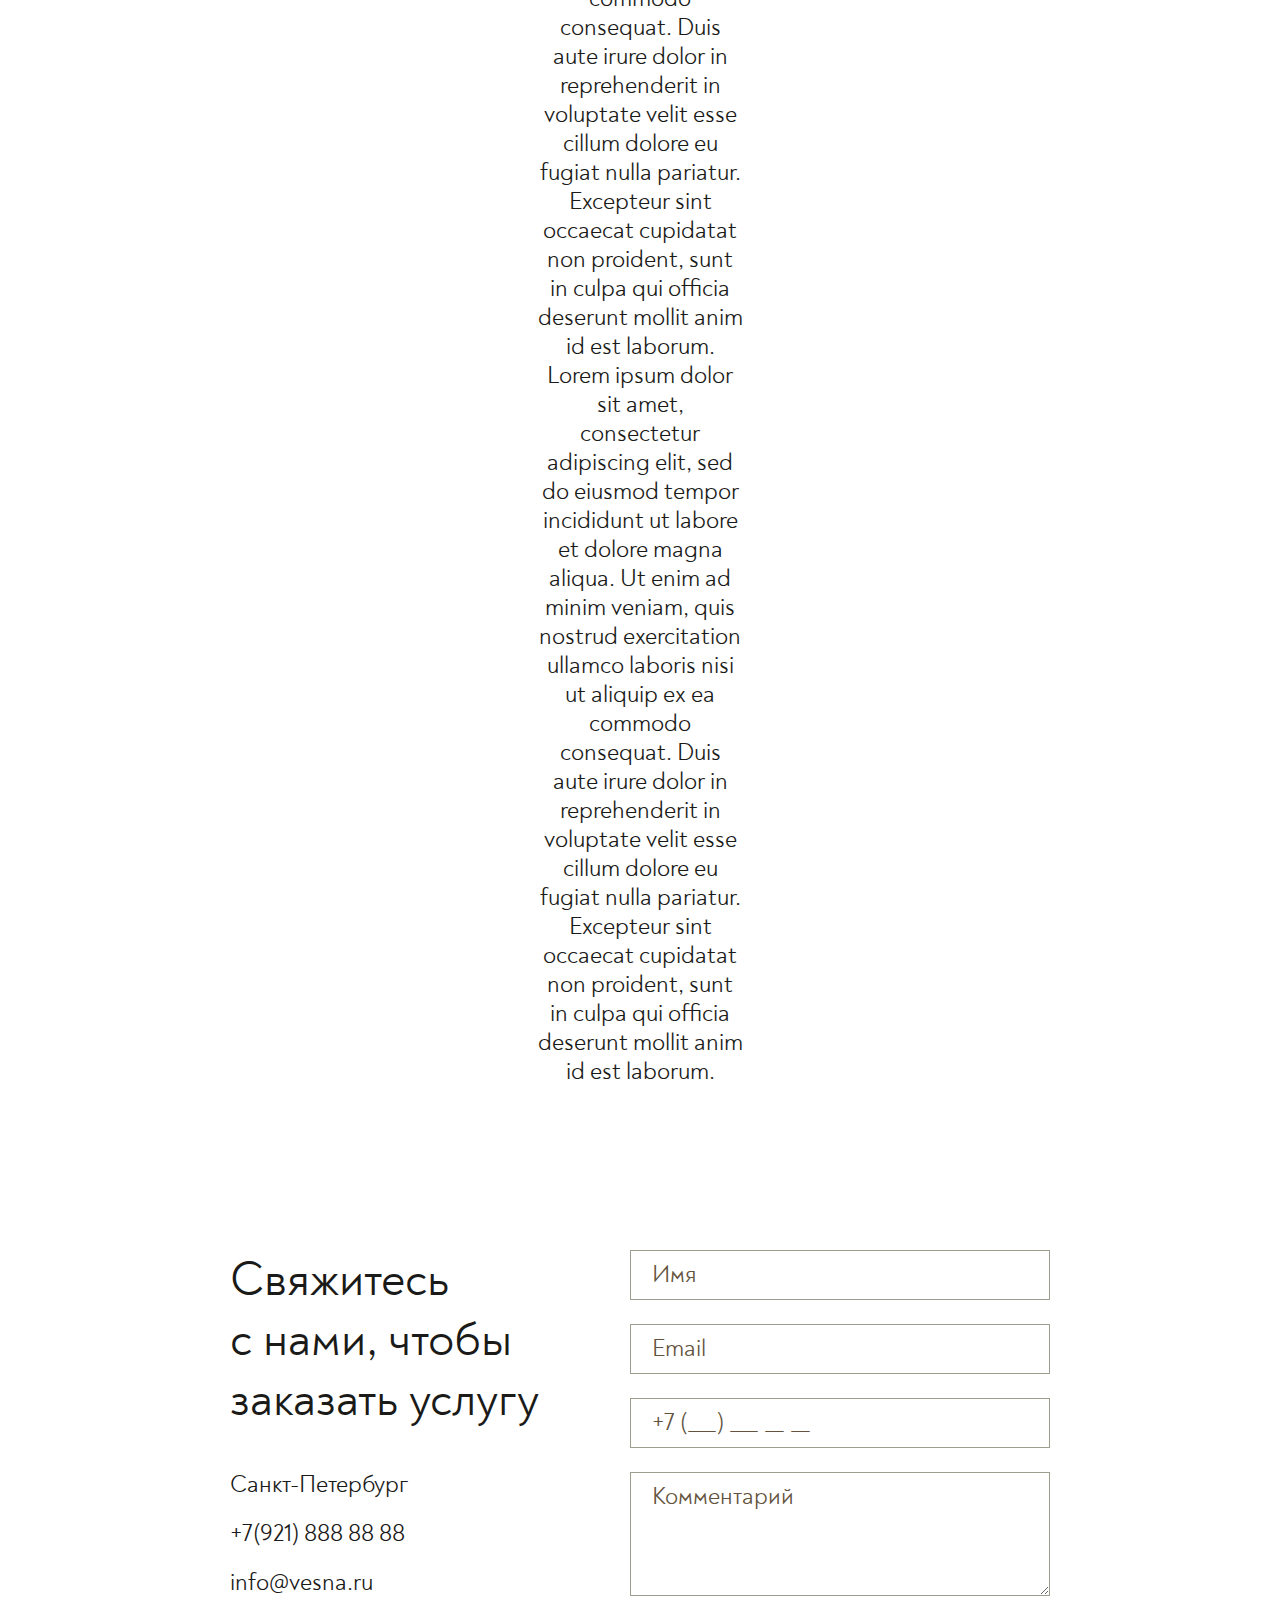
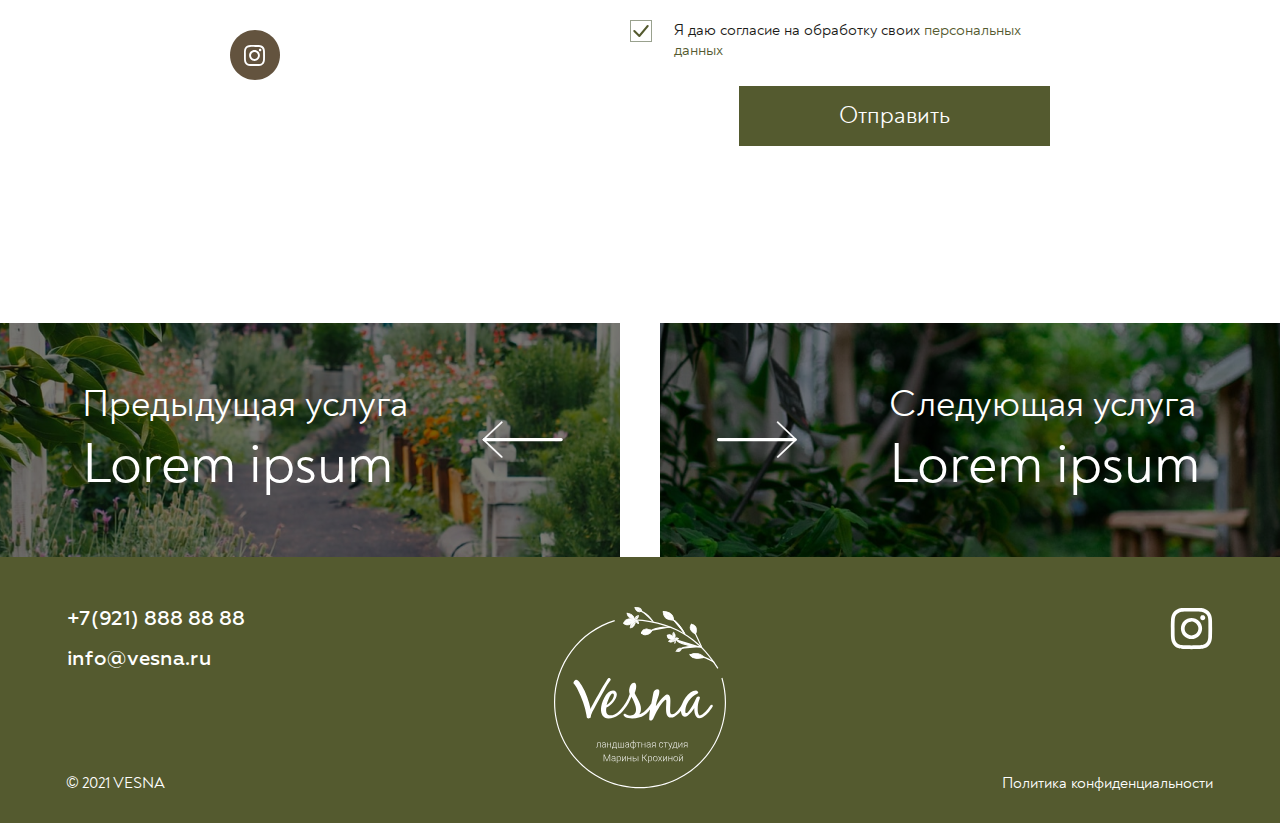
<file: service.html>
<!DOCTYPE html>
<html lang="ru">
<head>
  <meta charset="UTF-8">
  <meta name="viewport" content="width=device-width, initial-scale=1.0">
  <link rel="stylesheet" href="./assets/styles/main.css">
  <title>Vesna | Услуга</title>
</head>
<body>
  <header class="header header--common">
    <section class="header__first-line">
      <div class="header__logo">
        <a href="./index.html" class="header__logo-link" target="_blank">
          <img
            src="./assets/icons/header-logo.svg"
            alt="логотип компании Весна"
            class="header__img"
          />
        </a>
      </div>
      <nav class="header__nav">
        <ul class="header__nav-list">
          <li class="header__nav-list-item">
            <a href="./index.html" class="header__nav-list-item-link">Главная</a>
          </li>
          <li class="header__nav-list-item">
            <a href="./portfolio.html" class="header__nav-list-item-link">Портфолио</a>
          </li>
          <li class="header__nav-list-item">
            <a href="./services.html" class="header__nav-list-item-link">Услуги</a>
          </li>
          <li class="header__nav-list-item">
            <a href="./contacts.html" class="header__nav-list-item-link">Контакты</a>
          </li>
        </ul>
      </nav>
      <div class="header__buttons">
        <a href="tel:+79218888888" class="button header__tel-link">+7 (921) 888 88 88</a>
          <!-- Кнопка для открытия формы -->
        <div class="popup-open__button-container">
            <button class="button button--transparent" onclick="openWindow('consult__popupWindow','consult__overlay')">
              Бесплатная консультация
            </button>
        </div>
      </div>
      <!-- контейнер для размытия элементов за попапом -->
      <div class="popup-overlay" id="consult__overlay"></div>
      <!-- сам попап -->
      <div class="popup" id="consult__popupWindow">
        <div class="popup__wrapper">
            <button class="close-btn" onclick="closewindow('consult__popupWindow','consult__overlay')">
                <span></span>
            </button>
            <h2 class="popup__title">Закажите консультацию</h2>
            <p class="popup__description">Менеджер перезвонит Вам в&nbsp;ближайшее время</p>
            <form action="submit" class="form">
              <div class="form__input-group">
                <div class="form__input-container">
                  <input
                    type="text"
                    name="name"
                    id="order-consult__userName"
                    placeholder=" "
                    class="form__input-field form__input-field--name"
                    required
                  />
                  <label for="order-consult__userName" class="form__input-label">Имя</label>
                </div>
                <div class="form__input-container">
                  <input
                    type="tel"
                    id="order-consult__userPhone"
                    name="phone"
                    placeholder=" "
                    pattern="[0-9]{3}-[0-9]{3}-[0-9]{2}-[0-9]{2}"
                    class="form__input-field form__input-field--tel"
                    required
                  />
                  <label for="order-consult__userPhone" class="form__input-label--default"
                    >+7 (___) ___ __ __</label
                  >
                  <label for="order-consult__userPhone" class="form__input-label--focus"
                    >Телефон</label
                  >
                </div>
                <div class="form__consent-container">
                  <input
                    type="checkbox"
                    name="popup-order-consult__userConsent"
                    id="popup-order-consult__userConsent"
                    class="form__consent-checkbox"
                    checked
                    required
                  />
                  <label for="popup-order-consult__userConsent" class="form__consent-label"
                    >Я даю согласие на обработку своих
                    <a href="#" class="form__consent-link"
                      >персональных данных</a
                    ></label
                  >
                </div>
              </div>
              <div class="popup__button-container">
                <button type="submit"
                class="button button--olive-large">
                  Перезвоните мне
                </button>
            </form>
        </div>
    </div>
  </div>
    <!-- контейнер для скрытого бургер-меню -->
      <div class="hamburger-menu">
        <input
          id="menu__toggle"
          type="checkbox"
          class="hamburger-menu__toggle"/>
        <label class="hamburger-menu__btn" for="menu__toggle">
          <span class="hamburger-menu__icon"></span>
        </label>
        <ul class="menu__box">
          <li class="menu__item">
            <a href="./index.html" class="menu__item-link">Главная</a>
          </li>
          <li class="menu__item">
            <a href="./portfolio.html" class="menu__item-link">Портфолио</a>
          </li>
          <li class="menu__item">
            <a href="./services.html" class="menu__item-link">Услуги</a>
          </li>
          <li class="menu__item">
            <a href="./contacts.html" class="menu__item-link">Контакты</a>
          </li>
          <li class="menu__item">
            <a href="tel:+79218888888" class="button menu__item-tel-link">+7 (921) 888 88 88</a>
          </li>
          <li class="menu__item">
            <div class="popup-open__button-container">
                <button class="button button--transparent" onclick="openWindow('consult__popupWindow','consult__overlay')">
                  Бесплатная консультация
                </button>
            </div>
          </li>
        </ul>
      </div>
    </section>
    <div class="header--common__container">
      <h1 class="header--common__title">Определенная услуга</h1>
    </div>
  </header>

  <main>
    <section class="back-to-portfolio">
      <a href="./services.html" class="back-to-portfolio__link"
        ><img
          src="./assets/icons/back-arrow.svg"
          alt="стрелка влево"
          class="back-to-portfolio__icon"/>
        <span class="back-to-portfolio__title--whole">Назад
        <span class="back-to-portfolio__title--hidden">к услугам</span></span></a>
      </section>

    <section class="service-detail">
      <div class="service-detail__content">
        <div class="service-detail__image">
          <img src="./assets/img/service-detail.jpg" alt="Изображение услуги">
        </div>
        <div class="service-detail__description">
          <h2 class="service-detail__title">Lorem ipsum</h2>
          <p class="service-detail__text">
            Lorem ipsum dolor sit amet, consectetur adipiscing elit, sed do eiusmod tempor incididunt ut labore et dolore magna aliqua. Ut enim ad minim veniam, quis nostrud exercitation ullamco laboris nisi ut aliquip ex ea commodo consequat. Duis aute irure dolor in reprehenderit in voluptate velit esse cillum dolore eu fugiat nulla pariatur. Excepteur sint occaecat cupidatat non proident, sunt in culpa qui officia deserunt mollit anim id est laborum.
          </p>
        </div>
      </div>
    </section>

    <section class="service-gallery">
      <div class="service-gallery__grid">
        <!-- Первая строка -->
        <div class="service-gallery__item service-gallery__item--title">
          Lorem ipsum dolor sit amet, <br>consectetur adipiscing...
        </div>
  
        <!-- Вторая строка -->
        <div class="service-gallery__item service-gallery__item--image">
          <img src="./assets/img/service-galery-1.jpg" alt="Дом" class="service-gallery__image">
        </div>
        <div class="service-gallery__item service-gallery__item--image service-gallery__item--wide">
          <img src="./assets/img/service-galery-2.jpg" alt="Большое изображение" class="service-gallery__image">
        </div>
  
        <!-- Третья строка -->
        <div class="service-gallery__item service-gallery__item--text">
          <blockquote class="service-gallery__quote">
            “Lorem ipsum dolor sit amet, consectetur adipiscing elit, sed do eiusmod tempor incididunt ut labore et dolore magna aliqua.”
          </blockquote>
        </div>
        <div class="service-gallery__item service-gallery__item--small">
          <img src="./assets/img/service-galery-3.jpg" alt="Изображение 3" class="service-gallery__image">
        </div>
        <div class="service-gallery__item service-gallery__item--small">
          <img src="./assets/img/service-galery-4.jpg" alt="Изображение 4" class="service-gallery__image">
        </div>
      </div>
      <!-- изображения для слайдера -->
      <div class="service-gallery__imgs">
        <div
          class="service-gallery__img-container service-gallery__img-container1"
        >
          <img
            src="./assets/img/service-galery-1.jpg"
            alt="картинка деревянного мостика"
            class="service-gallery__img"
          />
        </div>
        <div
          class="service-gallery__img-container service-gallery__img-container2"
        >
          <img
            src="./assets/img/service-galery-2.jpg"
            alt="картинка с лейкой, поливающей цветы"
            class="service-gallery__img"
          />
        </div>
        <div
          class="service-gallery__img-container service-gallery__img-container3"
        >
          <img
            src="./assets/img/service-galery-3.jpg"
            alt="картинка дорожки в саду"
            class="service-gallery__img"
          />
        </div>
        <div
          class="service-gallery__img-container service-gallery__img-container3"
        >
          <img
            src="./assets/img/service-galery-4.jpg"
            alt="картинка дорожки в саду"
            class="service-gallery__img"
          />
        </div>
      </div>
    </section>

    <section class="service-section">
      <h2 class="service-section__title">Lorem ipsum</h2>
      <p class="service-section__text">
        Lorem ipsum dolor sit amet, consectetur adipiscing elit, sed do eiusmod tempor incididunt ut labore et dolore magna aliqua. Ut enim ad minim veniam, quis nostrud exercitation ullamco laboris nisi ut aliquip ex ea commodo consequat. Duis aute irure dolor in reprehenderit in voluptate velit esse cillum dolore eu fugiat nulla pariatur. Excepteur sint occaecat cupidatat non proident, sunt in culpa qui officia deserunt mollit anim id est laborum.
        Lorem ipsum dolor sit amet, consectetur adipiscing elit, sed do eiusmod tempor incididunt ut labore et dolore magna aliqua. Ut enim ad minim veniam, quis nostrud exercitation ullamco laboris nisi ut aliquip ex ea commodo consequat. Duis aute irure dolor in reprehenderit in voluptate velit esse cillum dolore eu fugiat nulla pariatur. Excepteur sint occaecat cupidatat non proident, sunt in culpa qui officia deserunt mollit anim id est laborum.
      </p>
    </section>

    <section class="order-service">
      <h2 class="order-service__title">
        Свяжитесь с&nbsp;нами, чтобы заказать услугу
      </h2>
      <div class="order-service__contacts">
        <p class="order-service__contacts-city">Санкт-Петербург</p>
        <p class="order-service__contacts-tel">
          <a href="tel:+79218888888" class="order-service__contacts-tel-link"
            >+7(921) 888 88 88</a
          >
        </p>
        <p class="order-service__contacts-email">
          <a
            href="mailto:info@vesna.ru"
            class="order-service__contacts-email-link"
            >info@vesna.ru</a
          >
        </p>
        <p class="order-service__contacts-insta">
          <a href="#" class="order-service__contacts-insta-link">
            <img
              src="./assets/icons/insta.svg"
              alt="иконка сайта Инстаграм"
              class="order-service__contacts-insta-icon"
            />
          </a>
        </p>
      </div>
      <form action="submit" class="form">
        <div class="form__input-group">
          <div class="form__input-container">
            <input
              type="text"
              name="name"
              id="order-service__userName"
              placeholder=" "
              class="form__input-field form__input-field--name"
              required
            />
            <label for="order-service__userName" class="form__input-label"
              >Имя</label
            >
          </div>
          <div class="form__input-container">
            <input
              type="email"
              name="email"
              id="order-service__userEmail"
              placeholder=" "
              class="form__input-field form__input-field--email"
              required
            />
            <label for="order-service__userEmail" class="form__input-label"
              >Email</label
            >
          </div>
          <div class="form__input-container">
            <input
              type="tel"
              id="order-service__userPhone"
              name="phone"
              placeholder=" "
              pattern="[0-9]{3}-[0-9]{3}-[0-9]{2}-[0-9]{2}"
              class="form__input-field form__input-field--tel"
              required
            />
            <label
              for="order-service__userPhone"
              class="form__input-label--default"
              >+7 (___) ___ __ __</label
            >
            <label
              for="order-service__userPhone"
              class="form__input-label--focus"
              >Телефон</label
            >
          </div>
          <div class="form__input-container form__comments-container">
            <textarea
              name="comments"
              id="order-service__userComments"
              placeholder=" "
              class="form__input-field form__comments-field"
            ></textarea>
            <label
              for="order-service__userComments"
              class="form__input-label form__comments-label"
              >Комментарий</label
            >
          </div>
          <div class="form__consent-container">
            <input
              type="checkbox"
              name="order-service__form-consent"
              id="order-service__userConsent"
              class="form__consent-checkbox"
              checked
              required
            />
            <label
              for="order-service__userConsent"
              class="form__consent-label"
              >Я даю согласие на обработку своих
              <a href="#" class="form__consent-link"
                >персональных данных</a
              ></label
            >
          </div>
        </div>

        <div class="order-service__button-container">
          <button type="submit" class="button button--olive-large">
            Отправить
          </button>
        </div>
      </form>
    </section>

    <section class="btw-pages">
      <div class="btw-pages__prev-container btw-pages__container">
        <a href="./service.html" class="btw-pages__link btw-pages__prev-link">
          <img
            src="./assets/icons/project-prev.svg"
            alt="стрелка, указывающая влево"
            class="btw-pages__icon"
          />
        </a>
        <div class="btw-pages__text">
          <p class="btw-pages__subtitle">Предыдущая услуга</p>
          <h2 class="btw-pages__title">Lorem ipsum</h2>
        </div>
      </div>
      <div class="btw-pages__next-container btw-pages__container">
        <a href="./service.html" class="btw-pages__link btw-pages__next-link">
          <img
            src="./assets/icons/project-next.svg"
            alt="стрелка, указывающая вправо"
            class="btw-pages__icon"
          />
        </a>
        <div class="btw-pages__text">
          <p class="btw-pages__subtitle">Следующая услуга</p>
          <h2 class="btw-pages__title">Lorem ipsum</h2>
        </div>
      </div>
    </section>

    <!-- кнопка прокрутки наверх -->
    <button class="button-round button-round--up scroll-to-top" id="scrollToTopButton" aria-label="Scroll to top">
      <img src="./assets/img/buttons.svg/up-white.svg" alt="стрелка вверх">
      Наверх
    </button>
  </main>

  <footer class="footer">
    <div class="footer__container">
        <div class="footer__contacts">
            <div>
                <a class="footer__contact-item"
                    href="tel:+79218888888">+7(921) 888 88 88
                </a>
            </div>
            <div>
                <a class="footer__contact-item"
                    href="info@vesna.ru">info@vesna.ru
                </a>
            </div>
        </div>
        <div class="footer__copyright">
            <a class="footer__copyright-link"
                href="#">© 2021 VESNA
            </a>
        </div>
        <div class="footer__logo">
            <a class="footer__logo-link"
                href="./index.html"><img src="./assets/icons/footer.svg" alt="Logo">
            </a>
        </div>
        <div class="footer__icon">
            <a class="footer__icon-link" 
                href="#"><img src="./assets/icons/instagram.svg" alt="instagram">
            </a>
        </div>
        <div class="footer__privacy-policy">
            <a class="footer__privacy-policy-link "
                href="#">Политика конфиденциальности
            </a>
        </div>
    </div>
  </footer>
  <!-- скрипт для форматирования номера телефона в формах -->
<script>
  document.querySelectorAll("[id$='userPhone']").forEach((input) => {
    input.addEventListener("input", function (e) {
      let value = input.value.replace(/\D/g, "");

      // Проверяем, если пользователь удалил цифры, чтобы не перезаписывать ввод
      if (e.inputType === "deleteContentBackward") {
        input.value = input.value;
        return;
      }

      // Добавляем "+7" в начало, если пользователь его еще не ввел
      if (value.startsWith("7")) {
        value = value.substring(1);
      }

      let formattedValue = "+7 (";

      if (value.length > 0) formattedValue += value.substring(0, 3);
      if (value.length >= 4) formattedValue += ") " + value.substring(3, 6);
      if (value.length >= 7) formattedValue += " " + value.substring(6, 8);
      if (value.length >= 9) formattedValue += " " + value.substring(8, 10);

      input.value = formattedValue;
    });
  });
</script>
  <!-- скрипт для открытия и закрытия всплывающих окон -->
  <script>
    function openWindow(popupId1, popupId2) {
      document.getElementById(popupId1).style.display = "block";
      document.getElementById(popupId2).style.display = 'block';
    }
    function closewindow(popupId1, popupId2) {
      document.getElementById(popupId1).style.display = "none";
      document.getElementById(popupId2).style.display = "none";
    }
</script>
  <!-- скрипт для кнопки вверх -->
  <script>
    document.addEventListener("DOMContentLoaded", () => {
  const scrollToTopButton = document.getElementById("scrollToTopButton");

  // Показываем кнопку при прокрутке вниз
  window.addEventListener("scroll", () => {
    if (window.scrollY > 300) {
      scrollToTopButton.classList.add("visible");
    } else {
      scrollToTopButton.classList.remove("visible");
    }
  });

  // Перемещение наверх при нажатии
  scrollToTopButton.addEventListener("click", () => {
    window.scrollTo({
      top: 0,
      behavior: "smooth",
    });
  });
});
  </script>
</body>
</html>
</file>
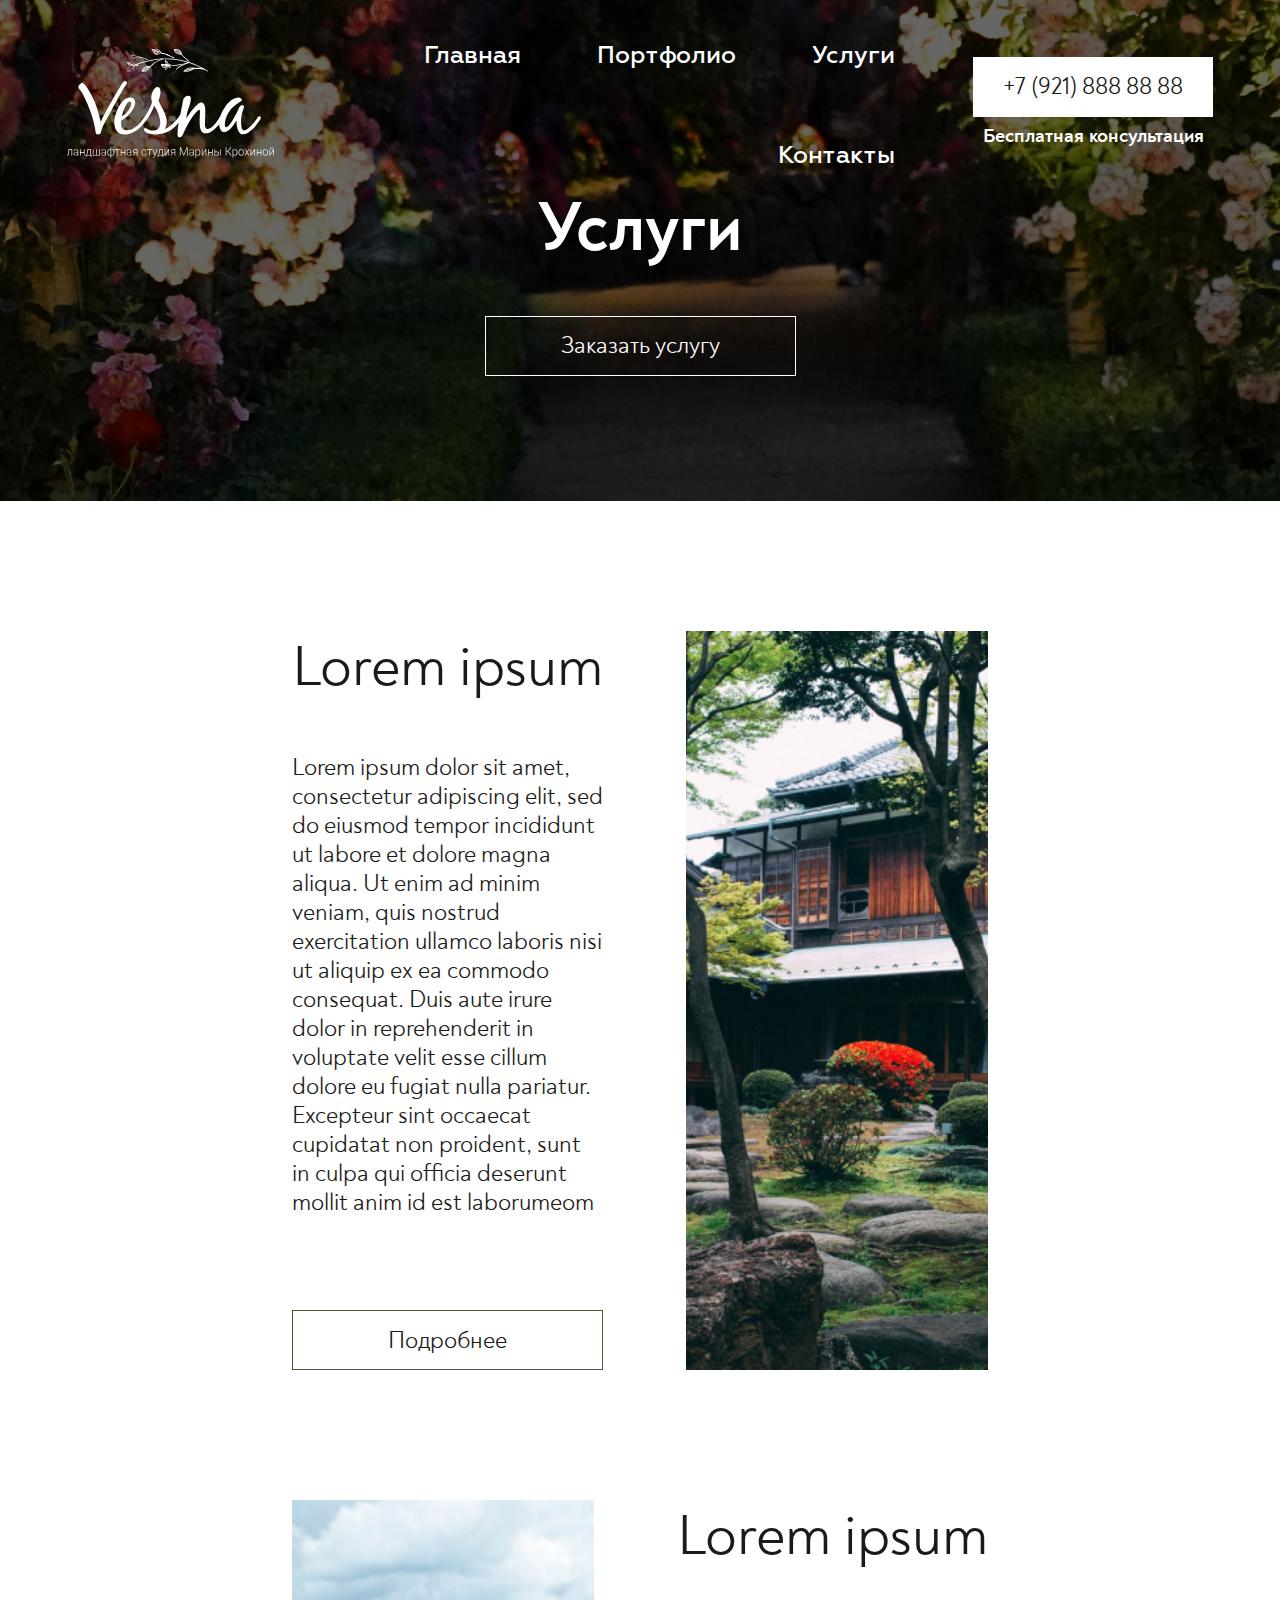
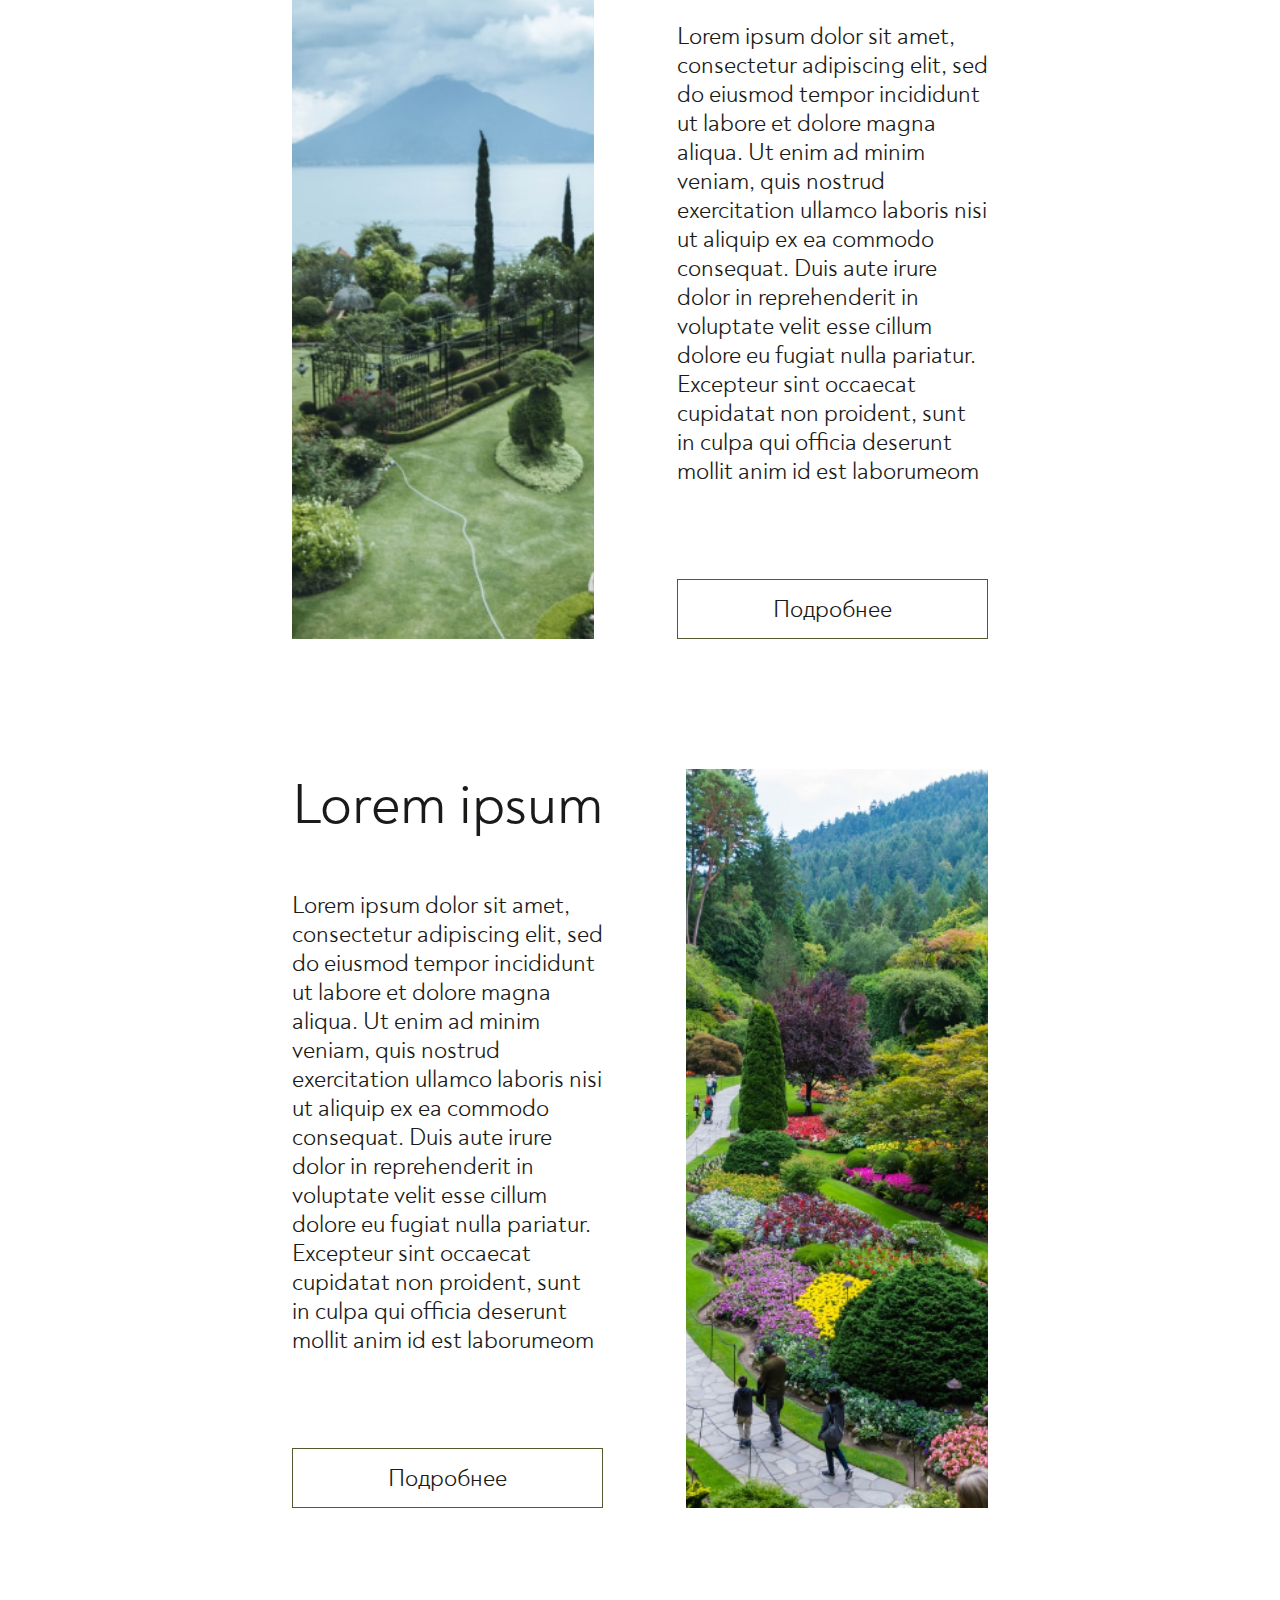
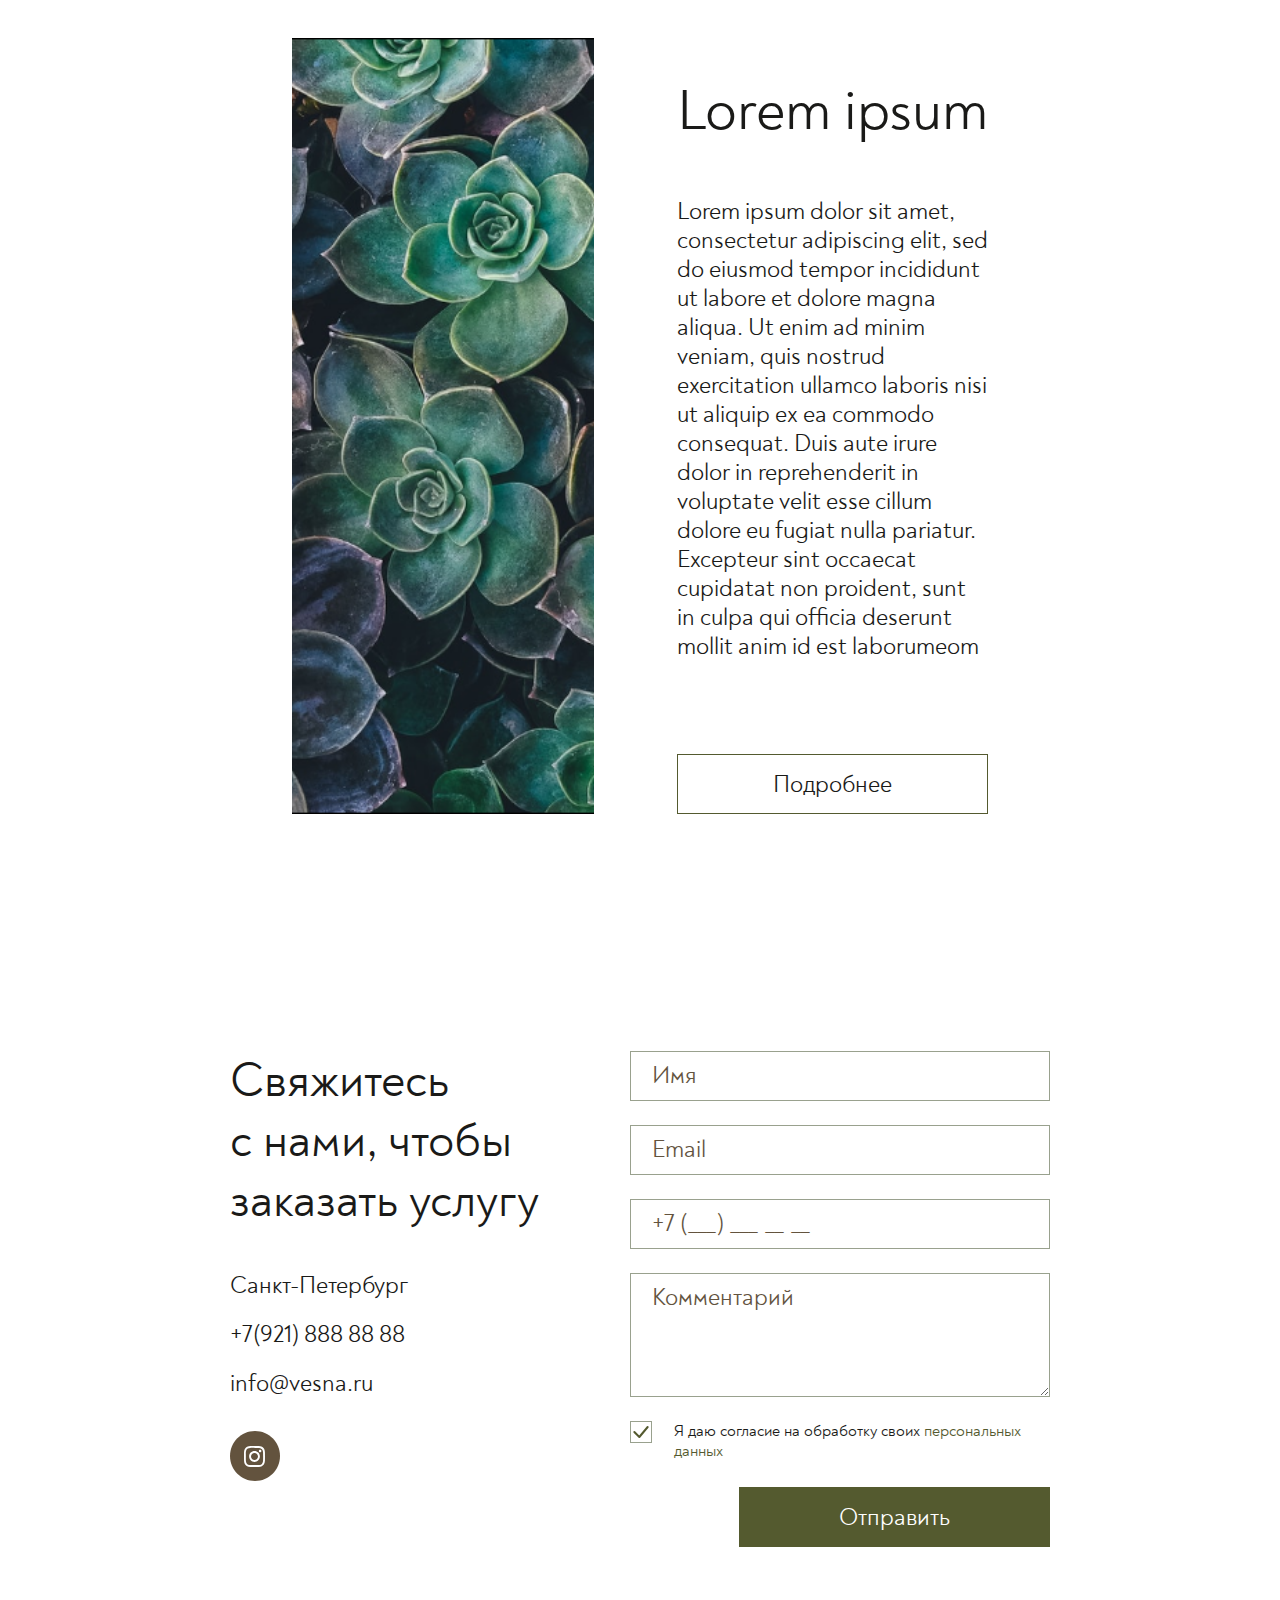
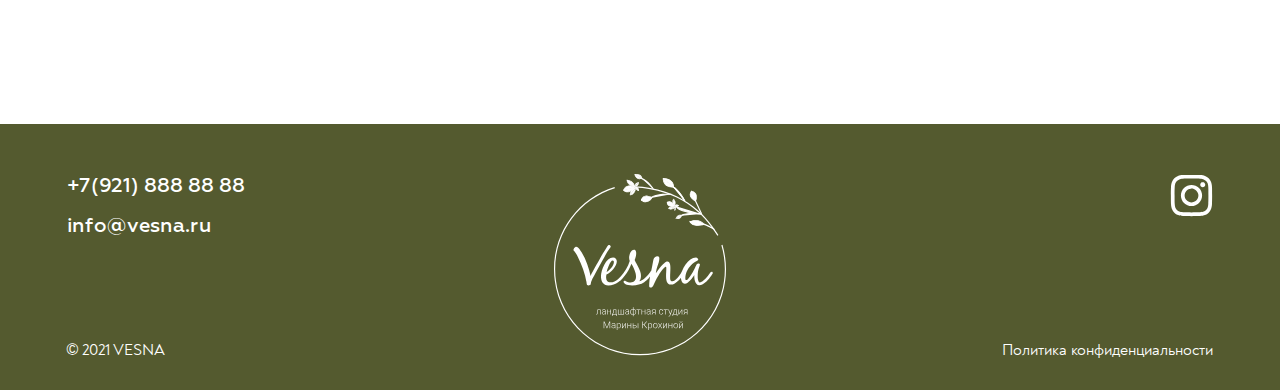
<file: services.html>
<!DOCTYPE html>
<html lang="ru">
  <head>
    <meta charset="UTF-8" />
    <meta name="viewport" content="width=device-width, initial-scale=1.0" />
    <link rel="stylesheet" href="./assets/styles/main.css" />
    <title>Vesna | Услуги</title>
  </head>
  <body>
      <header class="header header--common">
        <section class="header__first-line">
          <div class="header__logo">
            <a href="./index.html" class="header__logo-link" target="_blank">
              <img
                src="./assets/icons/header-logo.svg"
                alt="логотип компании Весна"
                class="header__img"
              />
            </a>
          </div>
          <nav class="header__nav">
            <ul class="header__nav-list">
              <li class="header__nav-list-item">
                <a href="./index.html" class="header__nav-list-item-link">Главная</a>
              </li>
              <li class="header__nav-list-item">
                <a href="./portfolio.html" class="header__nav-list-item-link">Портфолио</a>
              </li>
              <li class="header__nav-list-item">
                <a href="./services.html" class="header__nav-list-item-link">Услуги</a>
              </li>
              <li class="header__nav-list-item">
                <a href="./contacts.html" class="header__nav-list-item-link">Контакты</a>
              </li>
            </ul>
          </nav>
          <div class="header__buttons">
            <a href="tel:+79218888888" class="button header__tel-link">+7 (921) 888 88 88</a>
              <!-- Кнопка для открытия формы -->
            <div class="popup-open__button-container">
                <button class="button button--transparent" onclick="openWindow('consult__popupWindow','consult__overlay')">
                  Бесплатная консультация
                </button>
            </div>
          </div>
          <!-- контейнер для размытия элементов за попапом -->
          <div class="popup-overlay" id="consult__overlay"></div>
          <!-- сам попап -->
          <div class="popup" id="consult__popupWindow">
            <div class="popup__wrapper">
                <button class="close-btn" onclick="closewindow('consult__popupWindow','consult__overlay')">
                    <span></span>
                </button>
                <h2 class="popup__title">Закажите консультацию</h2>
                <p class="popup__description">Менеджер перезвонит Вам в&nbsp;ближайшее время</p>
                <form action="submit" class="form">
                  <div class="form__input-group">
                    <div class="form__input-container">
                      <input
                        type="text"
                        name="name"
                        id="order-consult__userName"
                        placeholder=" "
                        class="form__input-field form__input-field--name"
                        required
                      />
                      <label for="order-consult__userName" class="form__input-label">Имя</label>
                    </div>
                    <div class="form__input-container">
                      <input
                        type="tel"
                        id="order-consult__userPhone"
                        name="phone"
                        placeholder=" "
                        pattern="[0-9]{3}-[0-9]{3}-[0-9]{2}-[0-9]{2}"
                        class="form__input-field form__input-field--tel"
                        required
                      />
                      <label for="order-consult__userPhone" class="form__input-label--default"
                        >+7 (___) ___ __ __</label
                      >
                      <label for="order-consult__userPhone" class="form__input-label--focus"
                        >Телефон</label
                      >
                    </div>
                    <div class="form__consent-container">
                      <input
                        type="checkbox"
                        name="popup-order-consult__userConsent"
                        id="popup-order-consult__userConsent"
                        class="form__consent-checkbox"
                        checked
                        required
                      />
                      <label for="popup-order-consult__userConsent" class="form__consent-label"
                        >Я даю согласие на обработку своих
                        <a href="#" class="form__consent-link"
                          >персональных данных</a
                        ></label
                      >
                    </div>
                  </div>
                  <div class="popup__button-container">
                    <button type="submit"
                    class="button button--olive-large">
                      Перезвоните мне
                    </button>
                </form>
            </div>
        </div>
      </div>
        <!-- контейнер для скрытого бургер-меню -->
          <div class="hamburger-menu">
            <input
              id="menu__toggle"
              type="checkbox"
              class="hamburger-menu__toggle"/>
            <label class="hamburger-menu__btn" for="menu__toggle">
              <span class="hamburger-menu__icon"></span>
            </label>
            <ul class="menu__box">
              <li class="menu__item">
                <a href="./index.html" class="menu__item-link">Главная</a>
              </li>
              <li class="menu__item">
                <a href="./portfolio.html" class="menu__item-link">Портфолио</a>
              </li>
              <li class="menu__item">
                <a href="./services.html" class="menu__item-link">Услуги</a>
              </li>
              <li class="menu__item">
                <a href="./contacts.html" class="menu__item-link">Контакты</a>
              </li>
              <li class="menu__item">
                <a href="tel:+79218888888" class="button menu__item-tel-link">+7 (921) 888 88 88</a>
              </li>
              <li class="menu__item">
                <div class="popup-open__button-container">
                    <button class="button button--transparent" onclick="openWindow('consult__popupWindow','consult__overlay')">
                      Бесплатная консультация
                    </button>
                </div>
              </li>
            </ul>
          </div>
        </section>
        <div class="header--common__container header--common__container--col">
          <h1 class="header--common__title">Услуги</h1>
          <button class="button button--outline-white">Заказать услугу</button>
        </div>
      </header>
    <main class="main">
      <section class="services-content">
        <div class="services-content__card-first services-content__card">
          <div class="services-content__img-container">
            <img src="./assets/img/first-picture.png" alt="дом среди деревьев" class="services-content__img">
          </div>
          <!-- <div class="services-content__title-container"> -->
            <h2 class="services-content__title">Lorem ipsum</h2>
          <!-- </div> -->
          <p class="services-content__text">Lorem ipsum dolor sit amet, consectetur adipiscing elit, sed do eiusmod tempor
            incididunt ut labore et dolore magna aliqua. Ut enim ad minim veniam, quis nostrud exercitation ullamco
            laboris nisi ut aliquip ex ea commodo consequat. Duis aute irure dolor in reprehenderit in voluptate
            velit esse cillum dolore eu fugiat nulla pariatur. Excepteur sint occaecat cupidatat non proident, sunt
            in culpa qui officia deserunt mollit anim id est laborumeom
          </p>
          <div class="services-content__button-container">
            <a href="./service.html" class="button services-content__button">Подробнее</a>
          </div>
        </div> 
        <div class="services-content__card-second services-content__card">
          <div class="services-content__img-container">
            <img src="./assets/img/second-picture.png" alt="горы и море" class="services-content__img">
          </div>
          <!-- <div class="services-content__title-container"> -->
            <h2 class="services-content__title">Lorem ipsum</h2>
          <!-- </div> -->
          <p class="services-content__text">Lorem ipsum dolor sit amet, consectetur adipiscing elit, sed do eiusmod tempor
            incididunt ut labore et dolore magna aliqua. Ut enim ad minim veniam, quis nostrud exercitation ullamco
            laboris nisi ut aliquip ex ea commodo consequat. Duis aute irure dolor in reprehenderit in voluptate
            velit esse cillum dolore eu fugiat nulla pariatur. Excepteur sint occaecat cupidatat non proident, sunt
            in culpa qui officia deserunt mollit anim id est laborumeom
          </p>
          <div class="services-content__button-container">
            <a href="./service.html" class="button services-content__button">Подробнее</a>
          </div>
        </div>
        <div class="services-content__card-third services-content__card">
          <div class="services-content__img-container">
            <img src="./assets/img/third-picture.png" alt="парк среди гор" class="services-content__img">
          </div>
          <!-- <div class="services-content__title-container"> -->
            <h2 class="services-content__title">Lorem ipsum</h2>
          <!-- </div> -->
          <p class="services-content__text">Lorem ipsum dolor sit amet, consectetur adipiscing elit, sed do eiusmod tempor
            incididunt ut labore et dolore magna aliqua. Ut enim ad minim veniam, quis nostrud exercitation ullamco
            laboris nisi ut aliquip ex ea commodo consequat. Duis aute irure dolor in reprehenderit in voluptate
            velit esse cillum dolore eu fugiat nulla pariatur. Excepteur sint occaecat cupidatat non proident, sunt
            in culpa qui officia deserunt mollit anim id est laborumeom
          </p>
          <div class="services-content__button-container">
            <a href="./service.html" class="button services-content__button">Подробнее</a>
          </div>
        </div>
        <div class="services-content__card-fourth services-content__card">
          <div class="services-content__img-container">
            <img src="./assets/img/fourth-picture.png" alt="суккуленты" class="services-content__img">
          </div>
          <div class="services-content__title-container">
            <h2 class="services-content__title">Lorem ipsum</h2>
          </div>
          <p class="services-content__text">Lorem ipsum dolor sit amet, consectetur adipiscing elit, sed do eiusmod tempor
            incididunt ut labore et dolore magna aliqua. Ut enim ad minim veniam, quis nostrud exercitation ullamco
            laboris nisi ut aliquip ex ea commodo consequat. Duis aute irure dolor in reprehenderit in voluptate
            velit esse cillum dolore eu fugiat nulla pariatur. Excepteur sint occaecat cupidatat non proident, sunt
            in culpa qui officia deserunt mollit anim id est laborumeom
          </p>
          <div class="services-content__button-container">
            <a href="./service.html" class="button services-content__button">Подробнее</a>
          </div>
        </div>   
      </section>
      <section class="order-service">
        <h2 class="order-service__title">
          Свяжитесь с&nbsp;нами, чтобы заказать услугу
        </h2>
        <div class="order-service__contacts">
          <p class="order-service__contacts-city">Санкт-Петербург</p>
          <p class="order-service__contacts-tel">
            <a href="tel:+79218888888" class="order-service__contacts-tel-link"
              >+7(921) 888 88 88</a
            >
          </p>
          <p class="order-service__contacts-email">
            <a
              href="mailto:info@vesna.ru"
              class="order-service__contacts-email-link"
              >info@vesna.ru</a
            >
          </p>
          <p class="order-service__contacts-insta">
            <a href="#" class="order-service__contacts-insta-link">
              <img
                src="./assets/icons/insta.svg"
                alt="иконка сайта Инстаграм"
                class="order-service__contacts-insta-icon"
              />
            </a>
          </p>
        </div>
        <form action="submit" class="form">
          <div class="form__input-group">
            <div class="form__input-container">
              <input
                type="text"
                name="name"
                id="order-service__userName"
                placeholder=" "
                class="form__input-field form__input-field--name"
                required
              />
              <label for="order-service__userName" class="form__input-label"
                >Имя</label
              >
            </div>
            <div class="form__input-container">
              <input
                type="email"
                name="email"
                id="order-service__userEmail"
                placeholder=" "
                class="form__input-field form__input-field--email"
                required
              />
              <label for="order-service__userEmail" class="form__input-label"
                >Email</label
              >
            </div>
            <div class="form__input-container">
              <input
                type="tel"
                id="order-service__userPhone"
                name="phone"
                placeholder=" "
                pattern="[0-9]{3}-[0-9]{3}-[0-9]{2}-[0-9]{2}"
                class="form__input-field form__input-field--tel"
                required
              />
              <label
                for="order-service__userPhone"
                class="form__input-label--default"
                >+7 (___) ___ __ __</label
              >
              <label
                for="order-service__userPhone"
                class="form__input-label--focus"
                >Телефон</label
              >
            </div>
            <div class="form__input-container form__comments-container">
              <textarea
                name="comments"
                id="order-service__userComments"
                placeholder=" "
                class="form__input-field form__comments-field"
              ></textarea>
              <label
                for="order-service__userComments"
                class="form__input-label form__comments-label"
                >Комментарий</label
              >
            </div>
            <div class="form__consent-container">
              <input
                type="checkbox"
                name="order-service__form-consent"
                id="order-service__userConsent"
                class="form__consent-checkbox"
                checked
                required
              />
              <label
                for="order-service__userConsent"
                class="form__consent-label"
                >Я даю согласие на обработку своих
                <a href="#" class="form__consent-link"
                  >персональных данных</a
                ></label
              >
            </div>
          </div>

          <div class="order-service__button-container">
            <button type="submit" class="button button--olive-large">
              Отправить
            </button>
          </div>
        </form>
      </section>
      <!-- кнопка прокрутки наверх -->
    <button class="button-round button-round--up scroll-to-top" id="scrollToTopButton" aria-label="Scroll to top">
      <img src="./assets/img/buttons.svg/up-white.svg" alt="стрелка вверх">
      Наверх
    </main>
    <footer class="footer">
      <div class="footer__container">
          <div class="footer__contacts">
              <div>
                  <a class="footer__contact-item"
                      href="tel:+79218888888">+7(921) 888 88 88
                  </a>
              </div>
              <div>
                  <a class="footer__contact-item"
                      href="info@vesna.ru">info@vesna.ru
                  </a>
              </div>
          </div>
          <div class="footer__copyright">
              <a class="footer__copyright-link"
                  href="#">© 2021 VESNA
              </a>
          </div>
          <div class="footer__logo">
              <a class="footer__logo-link"
                  href="./index.html"><img src="./assets/icons/footer.svg" alt="Logo">
              </a>
          </div>
          <div class="footer__icon">
              <a class="footer__icon-link" 
                  href="#"><img src="./assets/icons/instagram.svg" alt="instagram">
              </a>
          </div>
          <div class="footer__privacy-policy">
              <a class="footer__privacy-policy-link "
                  href="#">Политика конфиденциальности
              </a>
          </div>
      </div>
    </footer>

  <!-- скрипт для форматирования номера телефона в формах -->
  <script>
    document.querySelectorAll("[id$='userPhone']").forEach((input) => {
      input.addEventListener("input", function (e) {
        let value = input.value.replace(/\D/g, "");
  
        // Проверяем, если пользователь удалил цифры, чтобы не перезаписывать ввод
        if (e.inputType === "deleteContentBackward") {
          input.value = input.value;
          return;
        }
  
        // Добавляем "+7" в начало, если пользователь его еще не ввел
        if (value.startsWith("7")) {
          value = value.substring(1);
        }
  
        let formattedValue = "+7 (";
  
        if (value.length > 0) formattedValue += value.substring(0, 3);
        if (value.length >= 4) formattedValue += ") " + value.substring(3, 6);
        if (value.length >= 7) formattedValue += " " + value.substring(6, 8);
        if (value.length >= 9) formattedValue += " " + value.substring(8, 10);
  
        input.value = formattedValue;
      });
    });
  </script>
  <!-- скрипт для открытия и закрытия всплывающих окон -->
    <script>
      function openWindow(popupId1, popupId2) {
        document.getElementById(popupId1).style.display = "block";
        document.getElementById(popupId2).style.display = 'block';
      }
      function closewindow(popupId1, popupId2) {
        document.getElementById(popupId1).style.display = "none";
        document.getElementById(popupId2).style.display = "none";
      }
  </script>
      <!-- скрипт для кнопки вверх -->
    <script>
      document.addEventListener("DOMContentLoaded", () => {
    const scrollToTopButton = document.getElementById("scrollToTopButton");

    // Показываем кнопку при прокрутке вниз
    window.addEventListener("scroll", () => {
      if (window.scrollY > 300) {
        scrollToTopButton.classList.add("visible");
      } else {
        scrollToTopButton.classList.remove("visible");
      }
    });

    // Перемещение наверх при нажатии
    scrollToTopButton.addEventListener("click", () => {
      window.scrollTo({
        top: 0,
        behavior: "smooth",
      });
    });
  });
    </script>
  </body>
</html>
</file>
<file: assets/styles/portfoliio.css>
.project-portfolio{
    padding: 8% 15.2%;
}
.project-card__title{
    margin-bottom: 20px;
}
.project-card__quote{
    padding: 0 30px;
}
.gallery-pic{
    width: 100%;
    height: 100%;
    object-fit: cover;
}
.project-card__button{
    display: grid;
    align-items: center;
    justify-content: center;
    margin-top: 30px;
}
/* вторая карточка */
.project-card__gallery-2 {
    display: grid;
    grid-template-columns: repeat(auto-fit, minmax(300px, 1fr));
    grid-template-rows: 1fr 1fr;
    gap: 24px;
    padding-top: 20px;
}
.project-card__gallery-2-item--1 {
    grid-column: 1/2;
    grid-row: 1/2;
}
.project-card__gallery-2-item--2 {
    grid-column: 2/4;
}
.project-card__quote--2 {
    display: grid;
    grid-column: 1/2;
    background-color: #E9ECE0;
    font-family: "Noah", sans-serif;
    font-weight: 400;
    font-size: 58px;
    line-height: normal;
    font-style: normal;
    font-size: 24px;
    line-height: 29.98px;
    font-style: italic;
    align-items: center;
    justify-items: center;
    padding: 0 30px;
}
/* третья карточка */
.project-card__gallery-3 {
    display: grid;
    grid-template-columns: repeat(auto-fit, minmax(300px, 1fr));
    grid-template-rows: 1fr 1fr;
    gap: 24px;
    padding-top: 20px;
}
.project-card__quote--3 {
    display: grid;
    grid-column: 1/2;
    background-color: #E9ECE0;
    font-family: "Noah", sans-serif;
    font-weight: 400;
    font-size: 58px;
    line-height: normal;
    font-style: normal;
    font-size: 24px;
    line-height: 29.98px;
    font-style: italic;
    align-items: center;
    justify-items: center;
    padding: 0 30px;
}
.project-card__gallery-3-item--1 {
    grid-column: 2/4;
    grid-row: 1/2;
}
.project-card__gallery-3-item--2 {
    grid-column: 1/2;
}
@media screen and (max-width: 1024px){
    .project-card__gallery,
    .project-card__gallery-2,
    .project-card__gallery-3 {
        grid-template-columns: repeat(auto-fit, minmax(200px, 1fr));
    }
    .portfolio-title{
        font-size: 54px;
    }
    .portfolio-subtitle{
        font-size: 32px;
    }
    .project-portfolio{
        padding: 8% 10%;
    }
}
@media screen and (max-width: 768px){
    .portfolio-title{
        font-size: 46px;
    }
    .portfolio-subtitle{
        font-size: 26px;
    }
    .project-portfolio{
        padding: 5% 30px;
    }
    .project-card__title{
        font-size: 38px;
    }
}
/* мобилка */
@media screen and (max-width: 440px){
    .portfolio-title{
        font-size: 24px;
    }
    .portfolio-subtitle{
        font-size: 18px;
    }
    .project-portfolio{
        padding: 10% 0;
    }
    .project-card__title{
        padding: 0 20px;
        font-size: 24px;
    }
    .project-card__detail-label{
        font-size: 16px;
    }
    .project-card__detail-value{
        font-size: 18px;
    }
    /* для всех карточек */
    .project-card__details{
        padding: 0 20px;
        margin-right: 20px;
        grid-template-columns: max-content max-content;
        justify-content: space-between;
        gap: 30px;
    }
    /* карусель */
    .project-card__gallery {
        width: 100%;
        display: flex; /* Меняем с grid на flex */
        gap: 6px;
        scroll-behavior: smooth;
        overflow-x: auto; /* Включаем горизонтальный скроллинг */
        scroll-snap-type: x mandatory; /* Включаем snapping для карусели */
    }
    .project-card__gallery-item-1,
    .project-card__gallery-2-item--1, /* для второй карточки */
    .project-card__gallery-3-item--1,/* для третьей карточки */
    .project-card__gallery-item-2,
    .project-card__gallery-3-item--2,/* для третьей */
    .project-card__gallery-item-3,
    .project-card__gallery-item {
        flex: 0 0 auto; /* Элементы не сжимаются и отображаются в одну линию */
        width: 100%; 
        scroll-snap-align: start; /* Элемент центрируется при скролле */
        overflow: hidden; /* плавная */
    }
    .project-card__quote {
        width: 100%; /* Цитата занимает 100% ширины */
    }
    /* карусель 2 */
    .project-card__gallery-2 {
        width: 100%;
        display: flex; 
        gap: 6px;
        scroll-behavior: smooth;
        overflow-x: auto; 
        scroll-snap-type: x mandatory; 
    }
    /* карусель 3 */
    .project-card__gallery-3 {
        width: 100%;
        display: flex; 
        gap: 6px;
        scroll-behavior: smooth;
        overflow-x: auto; 
        scroll-snap-type: x mandatory; 
    }
}
</file>
<file: assets/styles/main.css>
@charset "UTF-8";
@import "./normalize.css";
* {
  margin: 0;
  padding: 0;
  box-sizing: border-box;
}

a {
  color: inherit;
  text-decoration: none;
  cursor: pointer;
}

ul {
  padding: 0;
  margin: 0;
}
ul li {
  list-style: none;
}

h1,
h2,
h3,
h4,
h5,
h6 {
  font-weight: normal;
  margin: 0;
}

input:focus,
textarea:focus {
  outline: none;
  border: 1px solid #545a2f;
}

@font-face {
  font-family: "Noah";
  src: url("../fonts/Noahbold.woff2") format("woff2"), url("../fonts/Noahbold.woff") format("woff");
  font-weight: 700;
  font-style: normal;
}
@font-face {
  font-family: "Noah";
  font-family: "Noah";
  src: url("../fonts/Noahregular.woff2") format("woff2"), url("../fonts/Noahregular.woff") format("woff");
  font-weight: 400;
  font-style: normal;
  font-display: swap;
}
@font-face {
  font-family: "Marck Script";
  src: url("../fonts/marckscript.woff2") format("woff2"), url("../fonts/marckscript.woff") format("woff");
  font-weight: 400;
  font-style: normal;
}
@font-face {
  font-family: "Geometria";
  src: url("../fonts/Geometria-Medium.woff2") format("woff2"), url("../fonts/Geometria-Medium.woff") format("woff");
  font-weight: 500;
  font-style: normal;
  font-display: swap;
}
@font-face {
  font-family: "GeometriaRegular";
  src: url("../fonts/GeometriaRegular.woff2") format("woff2"), url("../fonts/GeometriaRegular.woff") format("woff");
  font-style: normal;
  font-weight: 400;
}
.header--common {
  position: relative;
  height: 501px;
  background: url("../img/serviceHeroBg.jpg") no-repeat center center/cover;
  margin-bottom: 60px;
}
.header--common__container {
  display: flex;
  flex-direction: column;
  gap: 20px;
  justify-content: center;
  align-items: center;
}
.header--common__container--col {
  gap: 44px;
}
.header--common__title {
  font-family: "Noah", sans-serif;
  line-height: normal;
  font-style: normal;
  font-weight: 700;
  font-size: 70px;
  color: #ffffff;
}
.header--common__subtitle {
  font-family: "Noah", sans-serif;
  line-height: normal;
  font-style: normal;
  font-weight: 400;
  font-size: 38px;
  color: #ffffff;
}
@media screen and (max-width: 768px) {
  .header--common__title {
    margin-top: 50px;
  }
}
@media screen and (max-width: 440px) {
  .header--common {
    height: 324px;
    margin-bottom: 13px;
    background: url("../img/serviceHeroBgPhones.jpg") no-repeat center center/cover;
  }
  .header--common--services {
    margin-bottom: 60px;
  }
  .header--common__container {
    gap: 12px;
  }
  .header--common__container--col {
    gap: 77px;
  }
  .header--common__title {
    font-family: "Noah", sans-serif;
    line-height: normal;
    font-style: normal;
    font-weight: 400;
    font-size: 24px;
    font-weight: bold;
    margin-top: 50px;
  }
  .header--common__subtitle {
    font-family: "Noah", sans-serif;
    line-height: normal;
    font-style: normal;
    font-weight: 400;
    font-size: 18px;
  }
}

.header {
  position: relative;
}

.header__first-line {
  padding-top: 28px;
  padding-left: 5.2%;
  padding-right: 5.2%;
  display: grid;
  grid-template-columns: min-content 1.15fr min-content;
  align-items: center;
  gap: 6.86%;
}

.header__logo {
  display: flex;
  margin-top: 21px;
  margin-bottom: 21px;
}

.header__nav-list {
  display: flex;
  flex-wrap: wrap;
  justify-content: flex-end;
  gap: 76px;
}

.header__buttons {
  display: flex;
  flex-wrap: wrap;
  align-items: center;
  justify-content: flex-end;
}

.header__nav-list-item-link {
  font-family: "Geometria", sans-serif;
  font-weight: 500;
  font-size: 24px;
  line-height: 100%;
  font-style: normal;
  color: #ffffff;
}

.hamburger-menu {
  visibility: hidden;
  background-color: #545a2f;
}

.hamburger-menu__toggle {
  display: none;
}

.hamburger-menu__btn {
  display: flex;
  align-items: center;
  position: absolute;
  right: 5%;
  width: 24px;
  height: 18px;
  cursor: pointer;
  z-index: 3;
}

.hamburger-menu__icon,
.hamburger-menu__icon::before,
.hamburger-menu__icon::after {
  display: block;
  position: absolute;
  width: 100%;
  height: 2.6px;
  background-color: #ffffff;
  transition-duration: 0.25s;
}

.hamburger-menu__icon::before {
  content: "";
  top: -7px;
}

.hamburger-menu__icon::after {
  content: "";
  top: 7px;
}

.menu__box {
  display: flex;
  flex-direction: column;
  min-width: 320px;
  padding: 131px 45px 45px;
  justify-content: space-between;
  align-items: center;
  position: absolute;
  visibility: hidden;
  top: 0px;
  right: 0;
  z-index: 2;
  background-color: #545a2f;
  background-image: url("../img/first-line-bg.svg");
  background-repeat: no-repeat;
  background-position: 130% 67.5%;
  font-family: "Geometria", sans-serif;
  font-weight: 500;
  font-size: 20px;
  line-height: normal;
  font-style: normal;
  color: #ffffff;
  transition-duration: 0.25s;
}

.menu__item {
  display: flex;
  justify-content: center;
}

.menu__item:nth-child(-n+3) {
  border-bottom: 0.5px solid #99a18e;
  width: 230px;
  padding: 22px;
}

.menu__item:nth-child(4) {
  padding-top: 22px;
  padding-bottom: 59px;
}

@media screen and (max-width: 768px) {
  .header__nav, .header__buttons {
    display: none;
  }
  .header__first-line {
    padding-left: 4%;
    padding-right: 4%;
  }
  .header .header__img {
    width: 140px;
    height: 73.7px;
  }
  .header .hamburger-menu {
    visibility: visible;
    background-color: #545a2f;
  }
  .header .hamburger-menu .hamburger-menu__toggle:checked ~ .hamburger-menu__btn > .hamburger-menu__icon {
    transform: rotate(45deg);
  }
  .header .hamburger-menu .hamburger-menu__toggle:checked ~ .hamburger-menu__btn > .hamburger-menu__icon::before {
    top: 0;
    transform: rotate(0);
  }
  .header .hamburger-menu .hamburger-menu__toggle:checked ~ .hamburger-menu__btn > .hamburger-menu__icon::after {
    top: 0;
    transform: rotate(90deg);
  }
  .header .hamburger-menu .hamburger-menu__toggle:checked ~ .menu__box {
    visibility: visible;
  }
}
@media screen and (max-width: 440px) {
  .header__first-line {
    padding-top: 16px;
    padding-left: 16px;
    padding-right: 16px;
  }
  .header__logo {
    margin: 0px;
    z-index: 3;
  }
  .header__img {
    width: 107px;
    height: 56px;
  }
  .header .menu__box {
    width: 100%;
  }
}
.footer {
  background-color: #545a2f;
}
.footer__container {
  padding-left: 5.2%;
  padding-right: 5.2%;
  display: grid;
  grid-template-columns: repeat(3, 1fr);
  grid-template-rows: min-content min-content;
  padding-top: 50px;
  padding-bottom: 30px;
}
.footer__contacts {
  display: grid;
  grid-template-rows: 1fr 2fr;
}
.footer__contact-item {
  font-family: "Geometria", sans-serif;
  font-weight: 500;
  font-size: 24px;
  line-height: 100%;
  font-style: normal;
  line-height: normal;
  font-size: 20px;
  color: #ffffff;
  font-weight: 400;
}
.footer__copyright {
  display: grid;
  grid-column: 1/2;
  grid-row: 2/3;
}
.footer__copyright-link {
  font-family: "Noah", sans-serif;
  line-height: normal;
  font-style: normal;
  font-weight: 400;
  font-size: 18px;
  font-size: 16px;
  color: #ffffff;
  display: grid;
  align-items: end;
}
.footer__logo {
  grid-column: 2/2;
  grid-row: 1/3;
  display: grid;
  justify-content: center;
  align-content: center;
}
.footer__icon {
  display: grid;
  justify-items: end;
}
.footer__privacy-policy {
  display: grid;
  justify-items: end;
  align-items: end;
  color: #ffffff;
  font-family: "Noah", sans-serif;
  line-height: normal;
  font-style: normal;
  font-weight: 400;
  font-size: 18px;
  font-size: 16px;
}
@media screen and (max-width: 768px) {
  .footer__container {
    padding-left: 4%;
    padding-right: 4%;
  }
}
@media screen and (max-width: 440px) {
  .footer__container {
    padding-left: 16px;
    padding-right: 16px;
    height: auto;
    grid-template-columns: 1fr;
    padding-bottom: 20px;
  }
  .footer__contacts {
    grid-row: 2/3;
    grid-column: 1/4;
    justify-items: center;
  }
  .footer__copyright {
    grid-column: 1/2;
    grid-row: 3/4;
  }
  .footer__logo {
    grid-row: 1/2;
    grid-column: 1/2;
    padding-bottom: 30px;
  }
  .footer__icon {
    justify-items: end;
    grid-area: icon;
    grid-column: 1/2;
    grid-row: 2/3;
    justify-content: center;
    padding-top: 30%;
  }
  .footer__privacy-policy {
    grid-column: 1/2;
    grid-row: 3/4;
    align-items: start;
    justify-items: start;
    padding-top: 20%;
    padding-bottom: 30px;
  }
}

.button {
  display: flex;
  justify-content: center;
  align-items: center;
  width: 240px;
  height: 60px;
  border: none;
  background-color: #ffffff;
  color: #1a1a18;
  font-family: "Noah", sans-serif;
  line-height: normal;
  font-style: normal;
  font-weight: 400;
  font-size: 24px;
}
.button:hover {
  cursor: pointer;
  background-color: #545a2f;
  color: #ffffff;
}

.button--olive {
  background-color: #545a2f;
  color: #ffffff;
  border: none;
}
.button--olive:hover {
  background-color: #99a18e;
}

.button--olive-large {
  width: 311px;
  background-color: #545a2f;
  color: #ffffff;
}
.button--olive-large:hover {
  background-color: #99a18e;
}

.button--transparent {
  height: 38px;
  background-color: transparent;
  color: #ffffff;
  font-family: "Noah", sans-serif;
  line-height: normal;
  font-style: normal;
  font-weight: 700;
  font-size: 20px;
}
.button--transparent:hover {
  background-color: transparent;
  border-bottom: 1px solid #ffffff;
}

.button--outline-white {
  width: 311px;
  background-color: transparent;
  color: #ffffff;
  border: 1px solid #ffffff;
}
.button--outline-white:hover {
  background-color: #ffffff;
  color: #1a1a18;
  border: none;
}

.button--outline-green {
  width: 311px;
  background-color: transparent;
  color: #545a2f;
  border: 1px solid #545a2f;
}
.button--outline-green:hover {
  color: #ffffff;
  border: none;
}

.button-round {
  display: flex;
  flex-direction: column;
  width: 191px;
  height: 191px;
  border: none;
  background-color: #ffffff;
  color: #1a1a18;
  border-radius: 50%;
  align-items: center;
  justify-content: center;
  font-family: "Noah", sans-serif;
  line-height: normal;
  font-style: normal;
  font-weight: 400;
  font-size: 24px;
  gap: 15px;
}

.button-round--arrow .button-round__icon--white {
  display: none;
}
.button-round--arrow:hover {
  cursor: pointer;
  color: #ffffff;
  background-color: #545a2f;
}
.button-round--arrow:hover .button-round__icon--black {
  display: none;
}
.button-round--arrow:hover .button-round__icon--white {
  display: block;
}

@media screen and (max-width: 768px) {
  .button-round--arrow {
    width: 110px;
    height: 110px;
  }
  .button-round--arrow .button-round__link {
    display: none;
  }
}
@media screen and (max-width: 440px) {
  .button-round--arrow {
    width: 76px;
    height: 76px;
    background-color: rgba(255, 255, 255, 0.7);
  }
  .button-round--arrow .button-round__icon--black {
    display: none;
  }
  .button-round--arrow .button-round__icon--white {
    display: block;
  }
}
.button-round--up {
  width: 124px;
  height: 124px;
  background-color: #99a18e;
  color: #ffffff;
}
.button-round--up:hover {
  cursor: pointer;
  background-color: #545a2f;
}

@media screen and (max-width: 768px) {
  .button-round--up {
    width: 105px;
    height: 105px;
    font-size: 20px;
  }
}
@media screen and (max-width: 440px) {
  .button-round--up {
    width: 95px;
    height: 95px;
    font-size: 14px;
  }
}
.close-btn {
  grid-area: close;
  position: relative;
  width: 40px;
  height: 40px;
  justify-self: end;
  border: none;
  border-radius: 50%;
  background-color: #ffffff;
  cursor: pointer;
  display: flex;
  align-items: center;
  justify-content: center;
}
.close-btn span {
  width: 100%;
  height: 100%;
}
.close-btn span::before, .close-btn span::after {
  content: "";
  position: absolute;
  width: 100%;
  height: 3px;
  background-color: #63533e;
  left: 0;
  top: 50%;
  transform: translateY(-50%);
  border-radius: 2em;
  transition: background-color 0.3s ease;
}
.close-btn span::before {
  transform: rotate(45deg);
}
.close-btn span::after {
  transform: rotate(-45deg);
}
.close-btn:hover span::before, .close-btn:hover span::after {
  height: 4.24px;
}

@media screen and (max-width: 440px) {
  .close-btn {
    width: 24px;
    height: 24px;
  }
}
.close-btn--white {
  width: 60px;
  height: 60px;
  position: absolute;
  top: 20px;
  right: 10px;
  background-color: transparent;
}
.close-btn--white span::before, .close-btn--white span::after {
  height: 6px;
  background-color: #ffffff;
}
.close-btn--white:hover span::before, .close-btn--white:hover span::after {
  height: 8px;
}

@media screen and (max-width: 768px) {
  .close-btn--white {
    width: 40px;
    height: 40px;
  }
}
.expand-pic-btn {
  width: 54px;
  height: 54px;
  position: absolute;
  bottom: 10px;
  right: 15.2%;
  border: none;
}
.expand-pic-btn__img {
  width: 100%;
  height: 100%;
  -o-object-fit: contain;
     object-fit: contain;
}
.expand-pic-btn:hover {
  transform: scale(1.1);
}

@media screen and (max-width: 768px) {
  .expand-pic-btn {
    width: 20px;
    height: 20px;
  }
}
@media screen and (max-width: 440px) {
  .expand-pic-btn {
    display: none;
  }
}
.arrow-btn {
  position: relative;
  width: 128.58px;
  height: 58.38px;
  border: none;
  background-color: transparent;
}
.arrow-btn__img {
  width: 100%;
  height: auto;
  -o-object-fit: contain;
     object-fit: contain;
}
.arrow-btn:hover::after {
  content: "";
  position: absolute;
  width: 128.58px;
  height: 58.38px;
  top: 0;
  left: 0;
  z-index: 2;
  background-size: cover;
  background-repeat: no-repeat;
}
.arrow-btn-prev:hover::after {
  background-image: url("../icons/project-prev-hover.svg");
}
.arrow-btn-next:hover::after {
  background-image: url("../icons/project-next-hover.svg");
}

@media screen and (max-width: 768px) {
  .arrow-btn {
    width: 42.86px;
    height: 19.46px;
  }
  .arrow-btn:hover::after {
    width: 42.86px;
    height: 19.46px;
  }
}
.form {
  grid-area: form;
  display: grid;
  grid-template-columns: 1fr;
  grid-auto-rows: auto;
  gap: 24px;
  font-family: "Noah", sans-serif;
  line-height: normal;
  font-style: normal;
  font-weight: 400;
  font-size: 24px;
  color: #63533e;
}
.form__input-group {
  display: grid;
  grid-template-columns: 1fr;
  grid-auto-rows: auto;
  gap: 24px;
}
.form__input-container {
  height: 50px;
  max-width: 660px;
  min-width: 300px;
  position: relative;
}
.form__input-field {
  padding: 18px 10px 5px 23px;
  height: 100%;
  width: 100%;
  border: 0.7px solid #99a18e;
  background: #ffffff;
  color: #1a1a18;
}
.form__comments-container {
  height: 124px;
}
.form__comments-field {
  padding-left: 23px;
  padding-top: 18px;
  height: 100%;
  width: 100%;
  border: 0.7px solid #99a18e;
  background: #ffffff;
}
.form__input-label {
  position: absolute;
  top: 10px;
  left: 22px;
  pointer-events: none;
  transition: transform 0.1s ease-in-out;
}
.form__input-field:not(:-moz-placeholder-shown) ~ .form__input-label {
  transform: scale(0.5) translateY(-30px) translateX(-30px);
}
.form__input-field:focus ~ .form__input-label, .form__input-field:not(:placeholder-shown) ~ .form__input-label {
  transform: scale(0.5) translateY(-30px) translateX(-30px);
}
.form__comments-field:not(:-moz-placeholder-shown) ~ .form__comments-label {
  transform: scale(0.5) translateY(-30px) translateX(-75px);
}
.form__comments-field:focus ~ .form__comments-label, .form__comments-field:not(:placeholder-shown) ~ .form__comments-label {
  transform: scale(0.5) translateY(-30px) translateX(-75px);
}
.form__input-label--default {
  position: absolute;
  top: 10px;
  left: 22px;
  pointer-events: none;
  transition: opacity 0.2s ease-in-out;
  color: #63533e;
}
.form__input-label--focus {
  position: absolute;
  color: #63533e;
  top: 2px;
  left: 19px;
  font-size: 12px;
  opacity: 0;
  transition: opacity 0.2s ease-in-out;
}
.form__input-field--tel:not(:-moz-placeholder-shown) ~ .form__input-label--default {
  opacity: 0;
}
.form__input-field--tel:not(:placeholder-shown) ~ .form__input-label--default, .form__input-field--tel:focus ~ .form__input-label--default {
  opacity: 0;
}
.form__input-field--tel:not(:-moz-placeholder-shown) ~ .form__input-label--focus {
  opacity: 1;
}
.form__input-field--tel:not(:placeholder-shown) ~ .form__input-label--focus, .form__input-field--tel:focus ~ .form__input-label--focus {
  opacity: 1;
}
.form__consent-label {
  padding-left: 44px;
  position: relative;
  display: inline-block;
  font-size: 16px;
  color: #1a1a18;
}
.form__consent-link {
  color: #545a2f;
}
.form__consent-link:hover {
  text-decoration: underline;
}
.form__consent-checkbox {
  display: none;
}
.form__consent-label::before {
  content: "";
  height: 20px;
  width: 20px;
  position: absolute;
  left: 0;
  border: 1px solid #99a18e;
}
.form__consent-checkbox:checked + .form__consent-label::before {
  content: url("../icons/akar-icons_check.svg");
  height: 20px;
  width: 20px;
}

@media screen and (max-width: 768px) {
  .form__input-container, .form__comments-container {
    min-width: 288px;
  }
}
@media screen and (max-width: 440px) {
  .form {
    min-width: 288px;
  }
  .form__input-group {
    margin-left: 12px;
    margin-right: 10px;
    max-width: 300px;
  }
  .form__consent-container {
    margin-right: 24px;
  }
  .form__consent-label {
    font-size: 14px;
  }
  .form__consent-label::before {
    top: 5px;
  }
}
.popup-open__button-container {
  text-align: center;
}

.popup-overlay {
  display: none;
  position: fixed;
  top: 0;
  left: 0;
  width: 100%;
  height: 100%;
  -webkit-backdrop-filter: blur(20px);
          backdrop-filter: blur(20px); /* размытие */
  z-index: 11;
}

.popup {
  display: none;
}
.popup__wrapper {
  width: 678px;
  padding: 16px 16px 62px;
  position: fixed;
  top: 179px;
  left: 50%;
  transform: translateX(-50%);
  display: grid;
  grid-template-columns: 1fr;
  grid-template-rows: repeat(4, min-content);
  grid-template-areas: "close" "title" "subtitle" "form";
  justify-items: center;
  background: #ffffff;
  -webkit-backdrop-filter: blur(10px);
          backdrop-filter: blur(10px);
  background-image: url("../img/popup-bg-left.svg"), url("../img/popup-bg-right.svg");
  background-repeat: no-repeat;
  background-position: top left, bottom right;
  z-index: 20;
}
.popup__title {
  grid-area: title;
  width: 344px;
  margin-bottom: 19px;
  text-align: center;
  font-family: "Noah", sans-serif;
  line-height: normal;
  font-style: normal;
  font-weight: 400;
  font-size: 58px;
  color: #545a2f;
}
.popup__description {
  grid-area: subtitle;
  margin-bottom: 32px;
  text-align: center;
  font-family: "Noah", sans-serif;
  line-height: normal;
  font-style: normal;
  font-weight: 400;
  font-size: 24px;
  color: #1a1a18;
}
.popup .form {
  grid-area: form;
  justify-items: center;
  gap: 50px;
}
.popup .form__input-group {
  gap: 20px;
}
.popup .form__input-container {
  max-width: 481px;
  min-width: 288px;
}
.popup__wrapper-pic {
  position: fixed;
  width: 100%;
  height: 100%;
  top: 0;
  left: 0;
  z-index: 20;
}
.popup__wrapper-pic-content {
  position: relative;
  top: 100px;
  width: 90%;
  margin: 0 auto;
}
.popup__img {
  width: 100%;
  height: 100%;
  -o-object-fit: contain;
     object-fit: contain;
}

@media screen and (max-width: 440px) {
  .popup__wrapper {
    width: 100%;
    padding-bottom: 90px;
    top: 0px;
  }
  .popup__title {
    width: 225px;
    font-size: 38px;
  }
  .popup__description {
    font-size: 18px;
  }
  .popup .form {
    gap: 24px;
    font-size: 18px;
  }
  .popup .form__input-group {
    gap: 10px;
  }
  .popup .form__input-field:not(:-moz-placeholder-shown) ~ .form__input-label {
    transform: scale(0.67) translateY(-17px) translateX(-13px);
  }
  .popup .form__input-field:focus ~ .form__input-label, .popup .form__input-field:not(:placeholder-shown) ~ .form__input-label {
    transform: scale(0.67) translateY(-17px) translateX(-13px);
  }
  .popup .form__consent-container {
    padding-top: 7px;
  }
}
.btw-pages {
  height: 234px;
  display: grid;
  grid-template-columns: 1fr 1fr;
  gap: 3.125%;
  color: #ffffff;
}
.btw-pages__prev-container {
  padding-right: 55px;
  display: grid;
  grid-template-columns: 1fr min-content;
  grid-template-areas: "text link";
  background-image: url("../img/projects-nav-prev.png");
}
.btw-pages__next-container {
  padding-left: 55px;
  display: grid;
  grid-template-columns: min-content 1fr;
  grid-template-areas: "link text";
  background-image: url("../img/projects-nav-next.png");
}
.btw-pages__container {
  align-content: center;
  align-items: center;
  justify-items: center;
  background-color: #c4c4c4;
  background-position: center;
  background-size: cover;
  background-repeat: no-repeat;
}
.btw-pages__text {
  grid-area: text;
  padding-left: 10px;
  font-family: "Noah", sans-serif;
  line-height: normal;
  font-style: normal;
  font-weight: 400;
  font-size: 38px;
}
.btw-pages__title {
  font-family: "Noah", sans-serif;
  line-height: normal;
  font-style: normal;
  font-weight: 400;
  font-size: 58px;
}
.btw-pages__link {
  grid-area: link;
  position: relative;
  display: block;
  width: 84.14px;
  height: 37.38px;
  cursor: pointer;
}
.btw-pages__icon {
  width: 100%;
  height: 100%;
  -o-object-fit: contain;
     object-fit: contain;
}
.btw-pages__link:hover::after {
  content: "";
  position: absolute;
  width: 84.14px;
  height: 37.38px;
  top: 0;
  left: 0;
  display: block;
  z-index: 2;
  background-size: cover;
  background-repeat: no-repeat;
}
.btw-pages__prev-link:hover::after {
  background-image: url("../icons/project-prev-hover.svg");
}
.btw-pages__next-link:hover::after {
  background-image: url("../icons/project-next-hover.svg");
}

@media screen and (max-width: 768px) {
  .btw-pages {
    gap: 10px;
  }
  .btw-pages__prev-container {
    padding-right: 10px;
    padding-left: 20px;
    grid-template-columns: min-content 1fr;
    grid-template-areas: "link text";
  }
  .btw-pages__next-container {
    padding-left: 10px;
    padding-right: 20px;
    grid-template-columns: 1fr min-content;
    grid-template-areas: "text link";
  }
  .btw-pages__next-container .btw-pages__text {
    text-align: left;
  }
  .btw-pages__text {
    padding-left: 0px;
    text-align: right;
  }
}
@media screen and (max-width: 440px) {
  .btw-pages {
    height: 133px;
  }
  .btw-pages__container {
    padding-left: 15px;
    padding-right: 15px;
    height: 133px;
    grid-template-columns: 1fr;
    grid-template-rows: min-content auto;
    grid-template-areas: "link" "text";
    gap: 13px;
    justify-items: end;
    background-image: url("../img/project-nav-phone.png");
  }
  .btw-pages__next-container {
    justify-items: start;
  }
  .btw-pages__text {
    display: flex;
    flex-direction: column;
    gap: 7px;
    font-size: 14px;
  }
  .btw-pages__title {
    font-size: 16px;
  }
  .btw-pages__link {
    width: 39px;
    height: 17.71px;
  }
  .btw-pages__link:hover::after {
    width: 39px;
    height: 17.71px;
  }
}
.back-to {
  margin-left: 15.2%;
  margin-right: 15.2%;
  margin-bottom: 100px;
  font-family: "Noah", sans-serif;
  line-height: normal;
  font-style: normal;
  font-weight: 400;
  font-size: 24px;
  color: #1a1a18;
}
.back-to__link {
  display: flex;
  align-items: center;
  gap: 25px;
  cursor: pointer;
}
.back-to__icon {
  width: 66px;
  height: 30px;
}

@media screen and (max-width: 768px) {
  .back-to {
    margin-left: 20px;
    margin-right: 20px;
    margin-bottom: 53px;
  }
}
@media screen and (max-width: 440px) {
  .back-to__link {
    gap: 13px;
    font-size: 14px;
  }
  .back-to__title--hidden {
    display: none;
  }
  .back-to__icon {
    width: 25px;
    height: 15px;
  }
}
.scroll-to-top {
  position: fixed;
  bottom: 20px;
  right: 20px;
  display: flex;
  align-items: center;
  justify-content: center;
  cursor: pointer;
  opacity: 0;
  visibility: hidden;
  transition: opacity 0.3s, visibility 0.3s;
}
.scroll-to-top.visible {
  opacity: 1;
  visibility: visible;
}

input:focus,
textarea:focus {
  outline: none;
  border: 1px solid #545a2f;
}

.order-service {
  margin: 0 12.5% 130px 12.5%;
  padding: 107px 5.5% 47px;
  display: grid;
  grid-template-columns: 0.9fr 1.1fr;
  grid-template-rows: auto 1fr;
  grid-template-areas: "title form" "contacts form";
  gap: 40px 57px;
  font-family: "Noah", sans-serif;
  line-height: normal;
  font-style: normal;
  font-weight: 400;
  font-size: 24px;
  color: #1a1a18;
}
.order-service__title {
  grid-area: title;
  font-family: "Noah", sans-serif;
  line-height: normal;
  font-style: normal;
  font-weight: 400;
  font-size: 48px;
}
.order-service__contacts {
  grid-area: contacts;
  display: flex;
  flex-direction: column;
  gap: 20px;
}
.order-service__contacts-insta {
  margin-top: 13px;
  width: 50px;
  height: 50px;
}
.order-service__contacts-insta-link {
  display: block;
  width: 100%;
  height: 100%;
}
.order-service__button-container {
  justify-self: end;
}

@media screen and (max-width: 768px) {
  .order-service {
    margin: 0px 40px 79px;
    padding: 77px 0px 0px 0px;
    gap: 40px 20px;
  }
}
@media screen and (max-width: 440px) {
  .order-service {
    margin-left: 5px;
    margin-right: 5px;
    padding-top: 33px;
    grid-template-columns: 1fr;
    grid-template-rows: repeat(2, min-content);
    grid-template-areas: "title" "form";
    gap: 53px;
    justify-items: center;
    font-family: "Noah", sans-serif;
    line-height: normal;
    font-style: normal;
    font-weight: 400;
    font-size: 18px;
  }
  .order-service__title {
    margin-left: 20px;
    margin-right: 20px;
    max-width: 300px;
    text-align: center;
    font-family: "Noah", sans-serif;
    line-height: normal;
    font-style: normal;
    font-weight: 400;
    font-size: 24px;
  }
  .order-service__contacts {
    display: none;
  }
}
.garden-guide {
  position: relative;
  display: grid;
  grid-template-columns: repeat(2, 1fr);
  grid-template-rows: 0.429fr 0.032fr 0.539fr;
  -moz-column-gap: 5%;
       column-gap: 5%;
  align-items: center;
  background-image: linear-gradient(rgba(153, 161, 142, 0.3), rgba(153, 161, 142, 0.3));
  background-repeat: no-repeat;
  background-size: 100% clamp(200px, 26.34vw, 350px);
  background-position: 0 clamp(150px, 11.41vw, 265px);
  margin-bottom: 300px;
  padding: 0 60px;
  grid-template-areas: "book title" "book subtitle" "book content";
}
.garden-guide::before {
  content: "";
  position: absolute;
  top: -88px;
  left: 0;
  transform: translateY(-50%);
  width: 930px;
  height: 930px;
  background-image: url("../img/garden-guide-left.svg");
  background-size: contain;
  background-repeat: no-repeat;
  z-index: -1;
  pointer-events: none;
}
.garden-guide::after {
  content: "";
  position: absolute;
  top: 180px;
  right: 0;
  transform: translateY(-50%);
  width: 600px;
  height: 930px;
  background-image: url("../img/garden-guide-right.svg");
  background-size: contain;
  background-repeat: no-repeat;
  z-index: -1;
  pointer-events: none;
}
.garden-guide__book {
  grid-area: book;
  justify-self: end;
  align-self: stretch;
}
.garden-guide__book-image {
  max-width: 100%;
  height: auto;
}
.garden-guide__title {
  grid-area: title;
  align-self: end;
  font-family: "Noah", sans-serif;
  line-height: normal;
  font-style: normal;
  font-weight: 400;
  font-size: 58px;
  text-align: left;
  margin-bottom: 60px;
}
.garden-guide__subtitle {
  grid-area: subtitle;
  font-family: "Noah", sans-serif;
  line-height: normal;
  font-style: normal;
  font-weight: 400;
  font-size: 24px;
  color: #1a1a18;
  text-align: left;
  margin-bottom: 25px;
}
.garden-guide__content {
  grid-area: content;
  display: flex;
  flex-direction: column;
  align-self: flex-start;
}
.garden-guide__form {
  display: flex;
  flex-direction: column;
  width: 68.23%;
}
.garden-guide__input {
  padding: 10px 0px 10px 30px;
  border: none;
  margin-bottom: 25px;
  font-family: "Noah", sans-serif;
  line-height: normal;
  font-style: normal;
  font-weight: 400;
  font-size: 24px;
}
.garden-guide__input::-moz-placeholder {
  color: #63533e;
}
.garden-guide__input::placeholder {
  color: #63533e;
}
.garden-guide__consent-container {
  margin-bottom: 25px;
}
.garden-guide__consent-label {
  padding-left: 44px;
  position: relative;
  display: inline-block;
  font-family: "Noah", sans-serif;
  line-height: normal;
  font-style: normal;
  font-weight: 400;
  font-size: 16px;
  color: #1a1a18;
  cursor: pointer;
}
.garden-guide__consent-link {
  color: #545a2f;
}
.garden-guide__consent-link:hover {
  text-decoration: underline;
}
.garden-guide__consent-checkbox {
  display: none;
}
.garden-guide__consent-label::before {
  content: "";
  height: 20px;
  width: 20px;
  position: absolute;
  left: 0;
  border: 1px solid #ffffff;
  cursor: pointer;
}
.garden-guide__consent-checkbox:checked + .garden-guide__consent-label::before {
  content: url("../icons/checked.svg");
  height: 20px;
  width: 20px;
}
@media screen and (max-width: 768px) {
  .garden-guide {
    grid-template-columns: 1fr 1fr;
    grid-template-areas: "title title" "book subtitle" "book content";
    -moz-column-gap: 2%;
         column-gap: 2%;
    row-gap: 0;
    background-size: 100% clamp(200px, 44.34vw, 350px);
    background-position: 0 clamp(150px, 20.41vw, 265px);
    padding: 0 20px;
    margin-bottom: 100px;
  }
  .garden-guide::before {
    display: none;
  }
  .garden-guide::after {
    display: none;
  }
  .garden-guide__book {
    grid-area: book;
  }
  .garden-guide__title {
    text-align: center;
    margin-bottom: 30px;
  }
  .garden-guide__subtitle {
    align-self: flex-end;
  }
  .garden-guide__content {
    grid-area: content;
    align-items: flex-start;
    padding-bottom: 42px;
  }
  .garden-guide__form {
    width: 80%;
  }
}
@media screen and (max-width: 440px) {
  .garden-guide {
    grid-template-columns: 1fr;
    grid-template-areas: "title" "subtitle" "book" "content";
    background-size: 100% clamp(200px, 140vw, 850px);
    background-position: 0 clamp(77px, 18vw, 265px);
    padding: 0 16px;
    margin-bottom: 92px;
  }
  .garden-guide__title {
    font-family: "Noah", sans-serif;
    line-height: normal;
    font-style: normal;
    font-weight: 400;
    font-size: 24px;
    margin-bottom: 38px;
  }
  .garden-guide__subtitle {
    font-family: "Noah", sans-serif;
    line-height: normal;
    font-style: normal;
    font-weight: 400;
    font-size: 18px;
    text-align: center;
    margin-bottom: 20px;
  }
  .garden-guide__book {
    justify-self: center;
    width: 90%;
  }
  .garden-guide__input {
    padding: 14px;
    font-family: "Noah", sans-serif;
    line-height: normal;
    font-style: normal;
    font-weight: 400;
    font-size: 18px;
  }
  .garden-guide__form {
    width: 100%;
    padding-bottom: 26px;
  }
  .garden-guide__button {
    width: 100%;
  }
}

.hero {
  position: relative;
  background: url("../img/hero-bg.jpg") no-repeat center center/cover;
  color: #ffffff;
  margin-bottom: 211px;
}
.hero::before {
  content: "";
  position: absolute;
  top: 50%;
  right: 0;
  transform: translateY(-50%);
  width: 483px;
  height: 363px;
  background-image: url("../img/hero-decoration-bg.jpg");
  background-size: contain;
  background-repeat: no-repeat;
  z-index: 1;
  pointer-events: none;
}
.hero__container {
  display: flex;
  flex-direction: column;
  justify-content: space-between;
  height: 950px;
  margin: 0 290px;
}
.hero__content {
  max-width: 980px;
  margin-top: 282px;
}
.hero__subtitle {
  font-family: "Noah", sans-serif;
  line-height: normal;
  font-style: normal;
  font-weight: 400;
  font-size: 24px;
  margin-bottom: 12px;
}
.hero__title {
  font-family: "Noah", sans-serif;
  line-height: normal;
  font-style: normal;
  font-weight: 700;
  font-size: 70px;
  margin-bottom: 12px;
}
.hero__description {
  font-family: "Noah", sans-serif;
  line-height: normal;
  font-style: normal;
  font-weight: 400;
  font-size: 48px;
}
.hero__footer {
  display: flex;
  justify-content: space-between;
  align-items: center;
}
.hero__footer > .hero__project-link {
  margin-right: 325px;
}
.hero__footer > .hero__arrows {
  margin-right: 228px;
}
.hero__project-link {
  font-family: "Noah", sans-serif;
  line-height: normal;
  font-style: normal;
  font-weight: 400;
  font-size: 30px;
  display: flex;
  align-items: center;
  justify-content: space-between;
  padding: 30px;
  background: rgba(99, 83, 62, 0.52);
  -webkit-backdrop-filter: blur(4px);
          backdrop-filter: blur(4px);
  color: #ffffff;
  transition: transform 0.3s, background 0.3s;
}
.hero__project-link:hover {
  transform: scale(1.05);
}
.hero__arrow {
  margin-left: 21px;
  height: 12px;
  transition: transform 0.3s;
}
.hero__arrow img {
  height: 12px;
  width: 33px;
  -o-object-fit: cover;
     object-fit: cover;
}
.hero__project-image {
  margin-left: 64px;
  width: 109px;
  height: 87px;
  overflow: hidden;
}
.hero__project-image img {
  width: 100%;
  height: 100%;
  -o-object-fit: cover;
     object-fit: cover;
}
.hero__arrows {
  display: flex;
  gap: 149px;
}
.hero__arrow-btn {
  width: 33px;
  height: 15px;
  border: none;
  background: url("../icons/hero_arrow-next.svg") no-repeat center;
  background-size: contain;
  cursor: pointer;
  transition: transform 0.3s;
}
.hero__arrow-btn:hover {
  transform: translateX(5px);
}
.hero__arrow-btn--prev {
  width: 33px;
  height: 15px;
  border: none;
  background: url("../icons/hero_arrow-prev.svg") no-repeat center;
  background-size: contain;
  cursor: pointer;
  transition: transform 0.3s;
}
.hero__arrow-btn--prev:hover {
  transform: translateX(-5px);
}
.hero__pagination {
  display: flex;
  align-items: center;
  font-family: "Geometria", sans-serif;
  font-weight: 400;
  font-size: 17px;
  line-height: normal;
  font-style: normal;
}
.hero__current-slide {
  font-weight: 700;
}
.hero__divider {
  display: inline-flex;
  align-items: center;
}
.hero__divider img {
  margin: 0 5px;
}
.hero__total-slides {
  font-weight: 300;
}
@media screen and (max-width: 768px) {
  .hero::before {
    content: "";
    position: absolute;
    top: 75%;
    right: 0;
    transform: translateY(-50%);
    width: 281px;
    height: 231px;
    background-image: url("../img/hero-decoration-bg.jpg");
    background-size: contain;
    background-repeat: no-repeat;
    z-index: 1;
    pointer-events: none;
  }
  .hero__container {
    margin: 0 20px;
    margin-bottom: 108px;
  }
  .hero__arrows {
    display: none;
  }
  .hero__pagination {
    display: none;
  }
}
@media screen and (max-width: 440px) {
  .hero {
    background: url("../img/hero-bg-phones.jpg") no-repeat center center/cover;
    margin-bottom: 47px;
    height: 566px;
  }
  .hero::before {
    content: "";
    position: absolute;
    top: 60%;
    right: 0;
    transform: translateY(-50%);
    width: 181px;
    height: 131px;
    background-image: url("../img/hero-decoration-bg-phones.jpg");
    background-size: contain;
    background-repeat: no-repeat;
    z-index: 1;
    pointer-events: none;
  }
  .hero__container {
    margin: 0 16px;
    margin-bottom: 47px;
    height: 470px;
  }
  .hero__content {
    margin-top: 153px;
  }
  .hero__subtitle {
    font-family: "Noah", sans-serif;
    line-height: normal;
    font-style: normal;
    font-weight: 400;
    font-size: 16px;
    margin-bottom: 10px;
  }
  .hero__title {
    font-family: "Noah", sans-serif;
    line-height: normal;
    font-style: normal;
    font-weight: 400;
    font-size: 24px;
    font-weight: bold;
    margin-bottom: 16px;
  }
  .hero__description {
    font-family: "Noah", sans-serif;
    line-height: normal;
    font-style: normal;
    font-weight: 400;
    font-size: 18px;
  }
  .hero__project-link {
    font-family: "Noah", sans-serif;
    line-height: normal;
    font-style: normal;
    font-weight: 400;
    font-size: 16px;
    padding: 17px 7px;
    background: rgba(99, 83, 62, 0.52);
    -webkit-backdrop-filter: blur(4px);
            backdrop-filter: blur(4px);
    color: #ffffff;
    transition: transform 0.3s, background 0.3s;
  }
  .hero__project-link:hover {
    transform: scale(1.05);
  }
  .hero__arrow {
    margin-left: 11px;
    transition: transform 0.3s;
  }
  .hero__arrow img {
    height: 8px;
    width: 14px;
    -o-object-fit: cover;
       object-fit: cover;
  }
  .hero__project-image {
    margin-left: 11px;
    width: 46px;
    height: 47px;
    overflow: hidden;
  }
  .hero__project-image img {
    width: 100%;
    height: 100%;
    -o-object-fit: cover;
       object-fit: cover;
  }
}

.garden {
  display: grid;
  grid-template-rows: auto auto;
  row-gap: 200px;
  margin: 0 65px;
  margin-bottom: 196px;
  position: relative;
}
.garden::before {
  content: "";
  position: absolute;
  top: 400px;
  left: -63px;
  transform: translateY(-50%);
  width: 512px;
  height: 385px;
  background-image: url("../img/garden-bg-left.svg");
  background-size: contain;
  background-repeat: no-repeat;
  z-index: -1;
  pointer-events: none;
}
.garden::after {
  content: "";
  position: absolute;
  top: 400px;
  right: -63px;
  transform: translateY(-50%);
  width: 512px;
  height: 385px;
  background-image: url("../img/garden-bg-right.svg");
  background-size: contain;
  background-repeat: no-repeat;
  z-index: -1;
  pointer-events: none;
}
.garden__title {
  font-family: "Noah", sans-serif;
  line-height: normal;
  font-style: normal;
  font-weight: 400;
  font-size: 58px;
  margin-bottom: 53px;
  color: #1a1a18;
  text-align: center;
}
.garden__title .bold {
  font-weight: bold;
}
.garden__description {
  font-family: "Noah", sans-serif;
  line-height: normal;
  font-style: normal;
  font-weight: 400;
  font-size: 24px;
  color: #1a1a18;
  width: 41%;
  text-align: center;
  margin: 0 auto;
}
.garden__images {
  display: grid;
  grid-template-columns: repeat(3, 1fr);
  gap: 27px;
}
.garden__image {
  width: 100%;
  height: auto;
  -o-object-fit: cover;
     object-fit: cover;
}
@media screen and (max-width: 768px) {
  .garden {
    margin: 0 20px;
    row-gap: 150px;
    margin-bottom: 108px;
  }
  .garden::before {
    top: 670px;
    left: -20px;
    width: 280px;
    height: 230px;
  }
  .garden::after {
    top: 670px;
    right: -20px;
    width: 280px;
    height: 230px;
  }
  .garden__description {
    width: 100%;
  }
  .garden__images {
    grid-template-columns: repeat(1, 1fr);
  }
}
@media screen and (max-width: 440px) {
  .garden {
    margin: 0 16px;
    row-gap: 107px;
    margin-bottom: 87px;
  }
  .garden::before {
    top: 350px;
    left: -16px;
    width: 180px;
    height: 130px;
  }
  .garden::after {
    top: 350px;
    right: -16px;
    width: 180px;
    height: 130px;
  }
  .garden__title {
    font-family: "Noah", sans-serif;
    line-height: normal;
    font-style: normal;
    font-weight: 400;
    font-size: 24px;
    margin-bottom: 40px;
  }
  .garden__description {
    font-family: "Noah", sans-serif;
    line-height: normal;
    font-style: normal;
    font-weight: 400;
    font-size: 16px;
    width: 100%;
  }
  .garden__images {
    grid-template-columns: repeat(1, 1fr);
    gap: 10px;
  }
}

.landscape {
  margin: 0 87px;
  margin-bottom: 380px;
  position: relative;
}
.landscape::before {
  content: "";
  position: absolute;
  top: 57%;
  left: 26%;
  transform: translateY(-50%);
  width: 883px;
  height: 930px;
  background-image: url("../img/landscape-bg.svg");
  background-size: contain;
  background-repeat: no-repeat;
  z-index: -1;
  pointer-events: none;
}
.landscape__title {
  text-align: center;
  margin-bottom: 86px;
  font-family: "Noah", sans-serif;
  line-height: normal;
  font-style: normal;
  font-weight: 400;
  font-size: 48px;
  color: #1a1a18;
}
.landscape__title .bold {
  font-weight: bold;
}
.landscape__content {
  display: flex;
  gap: 75px;
  justify-content: space-between;
}
.landscape__image {
  position: relative;
  max-width: 700px;
  margin: 0 auto;
  display: flex;
  flex-direction: column;
  align-items: center;
}
.landscape__image ::after {
  content: "";
  position: absolute;
  top: 472px;
  left: 258px;
  width: 536px;
  height: 402px;
  z-index: 2;
  background: url("../img/landscape2.jpg") no-repeat center center;
  background-size: cover;
  box-shadow: 0 4px 10px rgba(0, 0, 0, 0.1);
}
.landscape__caption {
  font-family: "Noah", sans-serif;
  line-height: normal;
  font-style: normal;
  font-weight: 400;
  font-size: 24px;
  margin-bottom: 14px;
}
.landscape__list {
  max-width: 45%;
  display: flex;
  flex-direction: column;
  gap: 0px;
  justify-content: center;
  margin-top: 124px;
  z-index: 3;
}
.landscape__item {
  display: flex;
  align-items: flex-start;
  gap: 35px;
  padding-left: 28px;
  margin-bottom: 156px;
  width: 65%;
}
.landscape__item:nth-child(2) {
  padding-left: 72px;
  margin-bottom: 161px;
  width: 81%;
}
.landscape__item:nth-child(3) {
  padding-left: 124px;
  margin-bottom: 0;
  width: 84%;
}
.landscape__item::before {
  content: "";
  flex-shrink: 0;
  width: 50px;
  height: 50px;
  background-image: url("../icons/circle-checked.svg");
  background-size: cover;
  background-repeat: no-repeat;
  display: inline-block;
}
.landscape__text {
  font-family: "Noah", sans-serif;
  line-height: normal;
  font-style: normal;
  font-weight: 400;
  font-size: 24px;
  color: #1a1a18;
}
@media screen and (max-width: 768px) {
  .landscape {
    margin: 0 20px;
    margin-bottom: 437px;
  }
  .landscape::before {
    content: none;
  }
  .landscape__title {
    margin-bottom: 66px;
  }
  .landscape__content {
    flex-direction: column-reverse;
    gap: 66px;
  }
  .landscape__list {
    max-width: 100%;
    margin-top: 0px;
  }
  .landscape__item {
    width: 100%;
    padding: 0px;
    margin-bottom: 50px;
  }
  .landscape__item:nth-child(2) {
    padding: 0px;
    margin-bottom: 50px;
    width: 100%;
  }
  .landscape__item:nth-child(3) {
    padding: 0px;
    width: 100%;
  }
  .landscape__image ::after {
    left: 165px;
  }
}
@media screen and (max-width: 440px) {
  .landscape {
    margin: 0 16px;
    margin-bottom: 287px;
  }
  .landscape::before {
    content: "";
    position: absolute;
    top: 30%;
    left: 8%;
    width: 367px;
    height: 383px;
    background-image: url("../img/landscape-bg.svg");
    background-size: contain;
    background-repeat: no-repeat;
    z-index: -1;
    pointer-events: none;
  }
  .landscape__title {
    font-family: "Noah", sans-serif;
    line-height: normal;
    font-style: normal;
    font-weight: 400;
    font-size: 24px;
  }
  .landscape__title br {
    display: none;
  }
  .landscape__content {
    gap: 56px;
  }
  .landscape__image ::before {
    content: "";
    position: absolute;
    top: 330px;
    left: 18px;
    width: 15px;
    height: 177px;
    z-index: 3;
    background: url("../img/3d.svg") no-repeat center center;
    background-size: cover;
  }
  .landscape__image ::after {
    content: "";
    position: absolute;
    top: 306px;
    left: 56px;
    width: 352px;
    height: 204px;
    z-index: 2;
    background: url("../img/landscape2.jpg") no-repeat center center;
    background-size: cover;
    box-shadow: 0 4px 10px rgba(0, 0, 0, 0.1);
  }
  .landscape__img {
    position: relative;
    width: 100%;
  }
  .landscape__caption {
    width: 0;
    height: 0;
    overflow: hidden;
  }
  .landscape__item {
    gap: 19px;
    margin-bottom: 36px;
  }
  .landscape__item:nth-child(2) {
    margin-bottom: 36px;
  }
  .landscape__item::before {
    width: 35px;
    height: 35px;
  }
  .landscape__text {
    font-family: "Noah", sans-serif;
    line-height: normal;
    font-style: normal;
    font-weight: 400;
    font-size: 16px;
  }
}

.services {
  margin: 0px 292px;
  margin-bottom: 253px;
  text-align: center;
}
.services__title {
  font-family: "Noah", sans-serif;
  line-height: normal;
  font-style: normal;
  font-weight: 400;
  font-size: 58px;
  margin-bottom: 40px;
}
.services__grid {
  display: grid;
  grid-template-columns: repeat(auto-fit, minmax(399px, 1fr));
  gap: 69px;
  margin-bottom: 30px;
}
.services__item {
  padding: 20px;
  text-align: left;
}
.services__icon {
  width: 55px;
  height: 55px;
  margin-bottom: 24px;
}
.services__subtitle {
  font-family: "Noah", sans-serif;
  line-height: normal;
  font-style: normal;
  font-weight: 400;
  font-size: 38px;
  margin-bottom: 56px;
}
.services__list-item {
  position: relative;
  padding-left: 20px;
  margin-bottom: 30px;
  font-family: "Noah", sans-serif;
  line-height: normal;
  font-style: normal;
  font-weight: 400;
  font-size: 24px;
}
.services__list-item::before {
  content: "•"; /* Используем символ точки */
  position: absolute;
  left: 0; /* Маркер слева */
  top: 15px;
  transform: translateY(-50%);
  font-size: 16px; /* Размер маркера */
  color: #1a1a18; /* Цвет маркера */
}
.services__button {
  margin: 0 auto;
}
@media screen and (max-width: 768px) {
  .services {
    margin: 0 20px;
    margin-bottom: 108px;
  }
}
@media screen and (max-width: 440px) {
  .services {
    margin: 0 16px;
    margin-bottom: 108px;
  }
  .services__title {
    font-family: "Noah", sans-serif;
    line-height: normal;
    font-style: normal;
    font-weight: 400;
    font-size: 24px;
    margin-bottom: 30px;
  }
  .services__grid {
    gap: 37px;
    margin-bottom: 39px;
  }
  .services__icon {
    width: 41px;
    height: 41px;
    margin-bottom: 30px;
  }
  .services__subtitle {
    font-family: "Noah", sans-serif;
    line-height: normal;
    font-style: normal;
    font-weight: 400;
    font-size: 24px;
    margin-bottom: 22px;
  }
  .services__list-item {
    padding-left: 15px;
    margin-bottom: 24px;
    font-family: "Noah", sans-serif;
    line-height: normal;
    font-style: normal;
    font-weight: 400;
    font-size: 16px;
  }
  .services__list-item::before {
    top: 10px;
  }
}

.projects {
  margin: 0 65px;
  margin-bottom: 205px;
  position: relative;
}
.projects__title {
  font-family: "Noah", sans-serif;
  line-height: normal;
  font-style: normal;
  font-weight: 400;
  font-size: 58px;
  text-align: center;
  margin-bottom: 68px;
}
.projects__grid {
  display: grid;
  grid-template-columns: repeat(2, 1fr);
  gap: 4px;
}
.projects__item {
  position: relative;
  overflow: hidden;
  cursor: pointer;
}
.projects__item:hover .projects__overlay {
  opacity: 1;
}
.projects__item-button {
  display: none;
}
.projects__image {
  width: 100%;
  height: auto;
  display: block;
  -o-object-fit: cover;
     object-fit: cover;
}
.projects__overlay {
  position: absolute;
  top: 0;
  left: 0;
  width: 100%;
  height: 100%;
  background-color: rgba(0, 0, 0, 0.5);
  display: flex;
  flex-direction: column;
  align-items: center;
  justify-content: center;
  opacity: 0;
  transition: opacity 0.3s ease;
}
.projects__info {
  text-align: center;
  color: #ffffff;
  display: flex;
  flex-direction: column;
  align-items: center;
  justify-content: center;
}
.projects__info::before {
  content: "";
  position: absolute;
  top: 50%;
  left: 50%;
  transform: translate(-50%, -50%);
  width: 416px;
  height: 437px;
  background: url("../img/projects_overlay-bg.svg") no-repeat center/contain;
}
.projects__name {
  font-family: "Noah", sans-serif;
  line-height: normal;
  font-style: normal;
  font-weight: 400;
  font-size: 48px;
  margin-bottom: 37px;
}
.projects__details {
  display: flex;
  flex-direction: column;
  gap: 20px; /* Отступ между строками */
  text-align: center;
  color: #ffffff;
}
.projects__row {
  display: flex;
  justify-content: space-between; /* Разделяем элементы в строке */
  gap: 92px;
  text-align: left;
}
.projects__detail {
  display: flex;
  flex-direction: column;
}
.projects__label {
  font-family: "Noah", sans-serif;
  line-height: normal;
  font-style: normal;
  font-weight: 400;
  font-size: 18px;
  margin-bottom: 8px;
}
.projects__value {
  font-family: "Noah", sans-serif;
  line-height: normal;
  font-style: normal;
  font-weight: 400;
  font-size: 24px;
}
.projects__all-button {
  position: absolute;
  top: 57%;
  left: 50%;
  transform: translate(-50%, -50%);
  z-index: 10;
  display: flex;
  justify-content: center;
}
.projects__button {
  display: none;
}
@media screen and (max-width: 768px) {
  .projects {
    margin: 0 20px;
    margin-bottom: 100px;
    display: flex;
    flex-direction: column;
    justify-content: center;
    align-items: center;
  }
  .projects__item {
    position: relative;
    overflow: hidden;
    cursor: pointer;
  }
  .projects__item-button {
    position: absolute;
    top: 70%;
    left: 85%;
    transform: translate(-50%, -50%);
    display: flex;
    align-items: center;
    justify-content: center;
    border: none;
    z-index: 5;
    background-color: rgba(233, 236, 224, 0.33);
    width: 80px;
    height: 80px;
  }
  .projects__overlay {
    display: none;
  }
  .projects__all-button {
    display: none;
  }
  .projects__button {
    display: flex;
    margin-top: 60px;
  }
}
@media screen and (max-width: 440px) {
  .projects {
    margin: 0 16px;
    margin-bottom: 96px;
  }
  .projects__title {
    font-family: "Noah", sans-serif;
    line-height: normal;
    font-style: normal;
    font-weight: 400;
    font-size: 24px;
    margin-bottom: 27px;
  }
  .projects__grid {
    grid-template-columns: 1fr;
  }
  .projects__item-button {
    top: 75%;
    left: 87%;
    width: 76px;
    height: 76px;
  }
  .projects__button {
    margin-top: 31px;
  }
}

.steps {
  margin: 0 210px;
  margin-bottom: 170px;
  text-align: center;
  position: relative;
}
.steps::before {
  content: "";
  position: absolute;
  top: 582px;
  left: -202px;
  transform: translateY(-50%);
  width: 904px;
  height: 940px;
  background-image: url("../img/steps-bg.svg");
  background-size: contain;
  background-repeat: no-repeat;
  z-index: -1;
  pointer-events: none;
}
.steps__title {
  font-family: "Noah", sans-serif;
  line-height: normal;
  font-style: normal;
  font-weight: 400;
  font-size: 58px;
  margin-bottom: 122px;
}
.steps__title .bold {
  font-weight: bold;
}
.steps__list {
  display: grid;
  grid-template-columns: repeat(2, 1fr);
  gap: 142px 166px;
}
.steps__item {
  display: grid;
  grid-template-columns: auto 1fr;
  align-items: center;
}
.steps__number {
  font-family: "Marck Script", cursive;
  font-weight: 400;
  font-size: 96px;
  line-height: normal;
  color: #545a2f;
  margin-right: 35px;
}
.steps__content {
  text-align: left;
}
.steps__content > .steps__item-title {
  font-family: "Noah", sans-serif;
  line-height: normal;
  font-style: normal;
  font-weight: 700;
  font-size: 28px;
  font-weight: bold;
}
.steps__content > .steps__description {
  font-family: "Noah", sans-serif;
  line-height: normal;
  font-style: normal;
  font-weight: 400;
  font-size: 24px;
}
@media screen and (max-width: 768px) {
  .steps {
    margin: 0 20px;
    margin-bottom: 108px;
  }
  .steps::before {
    display: none;
  }
  .steps__list {
    display: grid;
    grid-template-columns: repeat(1, 1fr);
    gap: 100px;
  }
}
@media screen and (max-width: 440px) {
  .steps {
    margin: 0 16px;
    margin-bottom: 108px;
  }
  .steps__title {
    font-family: "Noah", sans-serif;
    line-height: normal;
    font-style: normal;
    font-weight: 400;
    font-size: 24px;
    margin-bottom: 22px;
  }
  .steps__list {
    gap: 62px;
  }
  .steps__item {
    display: grid;
    grid-template-columns: 1fr;
    grid-template-rows: auto auto;
    grid-template-areas: "number" "content";
    text-align: center;
  }
  .steps__number {
    grid-area: number;
    margin-right: 0;
    margin-bottom: 10px;
    font-family: "Marck Script", cursive;
    font-weight: 400;
    font-size: 96px;
    line-height: normal;
    font-size: 64px;
  }
  .steps__content {
    grid-area: content;
  }
  .steps__content > .steps__item-title {
    font-family: "Noah", sans-serif;
    line-height: normal;
    font-style: normal;
    font-weight: 400;
    font-size: 16px;
    font-weight: bold;
  }
  .steps__content > .steps__description {
    font-family: "Noah", sans-serif;
    line-height: normal;
    font-style: normal;
    font-weight: 400;
    font-size: 16px;
  }
}

.advantages {
  background-color: #dde3e1;
  padding: 77px 297px 98px 297px;
  margin-bottom: 168px;
  text-align: center;
}
.advantages__title {
  font-family: "Noah", sans-serif;
  line-height: normal;
  font-style: normal;
  font-weight: 400;
  font-size: 58px;
  margin-bottom: 116px;
}
.advantages__list {
  display: flex;
  flex-direction: column;
  gap: 119px;
}
.advantages__row {
  display: flex;
  justify-content: space-between;
  gap: 305px;
}
.advantages__row--center {
  justify-content: center;
  gap: 420px;
}
.advantages__item {
  display: flex;
  flex-direction: column;
  align-items: flex-start;
  text-align: left;
}
.advantages__icon {
  width: 85px;
  height: 85px;
  margin-bottom: 26px;
}
.advantages__icon img {
  width: 100%;
  height: 100%;
  -o-object-fit: contain;
     object-fit: contain;
}
.advantages__text {
  font-family: "Noah", sans-serif;
  line-height: normal;
  font-style: normal;
  font-weight: 400;
  font-size: 24px;
}
@media screen and (max-width: 768px) {
  .advantages {
    padding: 77px 20px 98px 20px;
    margin-bottom: 100px;
  }
  .advantages__list {
    gap: 50px;
  }
  .advantages__row {
    flex-direction: column;
    gap: 50px;
  }
  .advantages__row--center {
    gap: 50px;
  }
  .advantages__item {
    flex-direction: row;
    align-items: center;
    gap: 66px;
  }
  .advantages__icon {
    margin-bottom: 0px;
  }
  .advantages br {
    display: none;
  }
}
@media screen and (max-width: 440px) {
  .advantages {
    padding: 40px 16px;
    margin-bottom: 88px;
  }
  .advantages__title {
    font-family: "Noah", sans-serif;
    line-height: normal;
    font-style: normal;
    font-weight: 400;
    font-size: 24px;
    font-weight: bold;
    margin-bottom: 40px;
  }
  .advantages__icon {
    width: 58px;
    height: 58px;
  }
  .advantages__text {
    font-family: "Noah", sans-serif;
    line-height: normal;
    font-style: normal;
    font-weight: 400;
    font-size: 16px;
  }
  .advantages__list {
    gap: 30px;
  }
  .advantages__row {
    gap: 30px;
  }
  .advantages__row--center {
    gap: 30px;
  }
  .advantages__item {
    gap: 30px;
  }
}

.reviews {
  margin: 0px 331px 200px 331px;
}
.reviews__title {
  font-family: "Noah", sans-serif;
  line-height: normal;
  font-style: normal;
  font-weight: 400;
  font-size: 58px;
  text-align: center;
  color: #1a1a18;
  margin-bottom: 103px;
}
.reviews__card1 {
  display: grid;
  grid-template-columns: 1fr 1fr;
  grid-gap: 106px;
  margin-bottom: 80px;
  align-items: center;
}
.reviews__card2 {
  display: none;
}
.reviews__image img {
  width: 100%;
  height: auto;
}
.reviews__info {
  display: flex;
  flex-direction: column;
  align-items: flex-start;
}
.reviews__icon {
  margin-bottom: 28px;
}
.reviews__icon img {
  width: 54px;
  height: 54px;
  display: block;
}
.reviews__name {
  font-family: "Noah", sans-serif;
  line-height: normal;
  font-style: normal;
  font-weight: 400;
  font-size: 38px;
  color: #545a2f;
  margin-bottom: 8px;
}
.reviews__occupation {
  font-family: "Noah", sans-serif;
  line-height: normal;
  font-style: normal;
  font-weight: 400;
  font-size: 24px;
  color: #545a2f;
  margin-bottom: 34px;
}
.reviews__text {
  font-family: "Noah", sans-serif;
  line-height: normal;
  font-style: normal;
  font-weight: 400;
  font-size: 24px;
  color: #1a1a18;
  margin-bottom: 31px;
  width: 86%;
}
.reviews__arrows {
  display: flex;
  gap: 47px;
  align-self: flex-end;
}
.reviews__arrow {
  width: 33px;
  height: 15px;
  border: none;
  background: url("../icons/reviews_arrow-next.svg") no-repeat center;
  background-size: contain;
  cursor: pointer;
  transition: transform 0.3s;
}
.reviews__arrow:hover {
  transform: translateX(5px);
}
.reviews__arrow--prev {
  width: 33px;
  height: 15px;
  border: none;
  background: url("../icons/reviews_arrow-prev.svg") no-repeat center;
  background-size: contain;
  cursor: pointer;
  transition: transform 0.3s;
}
.reviews__arrow--prev:hover {
  transform: translateX(-5px);
}
.reviews__pagination {
  display: flex;
  align-items: center;
  justify-content: center;
  gap: 0px;
}
.reviews__current-slide {
  font-family: "Noah", sans-serif;
  line-height: normal;
  font-style: normal;
  font-weight: 400;
  font-size: 16px;
  color: #1a1a18;
  margin-right: 6px;
}
.reviews__total-slides {
  font-family: "Noah", sans-serif;
  line-height: normal;
  font-style: normal;
  font-weight: 400;
  font-size: 16px;
  color: #979797;
  margin-left: 6px;
}
@media screen and (max-width: 768px) {
  .reviews {
    margin: 0 20px;
    margin-bottom: 108px;
  }
  .reviews__card1 {
    grid-template-columns: 1fr;
    grid-gap: 40px;
  }
  .reviews__info {
    order: 1;
  }
  .reviews__image {
    order: 2;
  }
  .reviews__text {
    width: 100%;
  }
  .reviews__arrows {
    display: none;
  }
}
@media screen and (max-width: 440px) {
  .reviews {
    margin: 0 16px;
    margin-bottom: 108px;
  }
  .reviews__title {
    font-family: "Noah", sans-serif;
    line-height: normal;
    font-style: normal;
    font-weight: 400;
    font-size: 24px;
    margin-bottom: 47px;
  }
  .reviews__content {
    display: flex;
    position: relative;
    overflow: hidden;
  }
  .reviews__card1 {
    width: 90%;
    padding: 16px;
    margin-bottom: 34px;
  }
  .reviews__card2 {
    display: grid;
    background-color: #dde3e1;
    padding: 16px;
    position: absolute;
    width: 345px;
    right: -302px;
    grid-template-columns: 1fr;
    grid-gap: 40px;
  }
  .reviews__icon {
    margin-bottom: 24px;
  }
  .reviews__icon img {
    width: 50px;
    height: 50px;
  }
  .reviews__name {
    font-family: "Noah", sans-serif;
    line-height: normal;
    font-style: normal;
    font-weight: 400;
    font-size: 18px;
  }
  .reviews__occupation {
    font-family: "Noah", sans-serif;
    line-height: normal;
    font-style: normal;
    font-weight: 400;
    font-size: 16px;
    margin-bottom: 10px;
  }
  .reviews__text {
    font-family: "Noah", sans-serif;
    line-height: normal;
    font-style: normal;
    font-weight: 400;
    font-size: 16px;
    width: 100%;
    margin-bottom: 0px;
  }
}

.faq-guide {
  display: grid;
  grid-template-columns: 1fr 464px;
  gap: 75px;
  padding: 0 266px;
  margin-bottom: 140px;
}

.faq__title {
  font-family: "Noah", sans-serif;
  line-height: normal;
  font-style: normal;
  font-weight: 400;
  font-size: 58px;
  color: #1a1a18;
  margin-bottom: 58px;
}
.faq__item {
  border-bottom: 1px solid #979797;
  padding: 35px 0;
}
.faq__question {
  display: flex;
  justify-content: space-between;
  align-items: center;
  background: none;
  border: none;
  cursor: pointer;
  width: 100%;
  font-family: "Noah", sans-serif;
  line-height: normal;
  font-style: normal;
  font-weight: 700;
  font-size: 28px;
  text-align: left;
  color: #1a1a18;
}
.faq__question:hover {
  color: #545a2f;
}
.faq__icon {
  display: inline-flex;
  justify-content: center;
  align-items: center;
  width: 44px;
  height: 44px;
}
.faq__icon--plus {
  background: url("../icons/plus.svg") no-repeat center;
  background-size: contain;
}
.faq__icon--minus {
  background: url("../icons/minus.svg") no-repeat center;
  background-size: contain;
}
.faq__answer {
  display: none;
  margin-top: 34px;
  font-family: "Noah", sans-serif;
  line-height: normal;
  font-style: normal;
  font-weight: 400;
  font-size: 24px;
  color: #1a1a18;
}
.faq__answer--visible {
  display: block;
  width: 85%;
}

.guide {
  background-color: #dde3e1;
}
.guide__title {
  font-family: "Noah", sans-serif;
  line-height: normal;
  font-style: normal;
  font-weight: 400;
  font-size: 38px;
  color: #1a1a18;
  text-align: center;
  padding: 33px 72px 25px 72px;
}
.guide__subtitle {
  font-family: "Noah", sans-serif;
  line-height: normal;
  font-style: normal;
  font-weight: 400;
  font-size: 24px;
  color: #1a1a18;
  text-align: center;
  margin-bottom: 20px;
}
.guide__image {
  width: 378px;
  height: 350px;
  background: url("../img/faq-guide.png") center/cover no-repeat;
  margin: 0 auto;
}
.guide__form {
  display: flex;
  flex-direction: column;
  gap: 0px;
  padding-bottom: 75px;
}
.guide__input {
  padding: 10px 0px 10px 19px;
  width: 392px;
  border: none;
  margin-bottom: 25px;
  font-family: "Noah", sans-serif;
  line-height: normal;
  font-style: normal;
  font-weight: 400;
  font-size: 24px;
  align-self: center;
}
.guide__input::-moz-placeholder {
  color: #1a1a18;
}
.guide__input::placeholder {
  color: #1a1a18;
}
.guide__consent-container {
  margin-bottom: 27px;
  padding-left: 42px;
}
.guide__consent-label {
  padding-left: 44px;
  position: relative;
  display: inline-block;
  font-family: "Noah", sans-serif;
  line-height: normal;
  font-style: normal;
  font-weight: 400;
  font-size: 16px;
  color: #1a1a18;
  cursor: pointer;
}
.guide__consent-label br {
  display: none;
}
.guide__consent-link {
  color: #545a2f;
}
.guide__consent-link:hover {
  text-decoration: underline;
}
.guide__consent-checkbox {
  display: none;
}
.guide__consent-label::before {
  content: "";
  height: 20px;
  width: 20px;
  position: absolute;
  left: 0;
  border: 1px solid #ffffff;
  cursor: pointer;
}
.guide__consent-checkbox:checked + .guide__consent-label::before {
  content: url("../icons/checked.svg");
  height: 20px;
  width: 20px;
}
.guide__button {
  align-self: center;
  width: 317px;
}

@media screen and (max-width: 768px) {
  .faq-guide {
    grid-template-columns: 1fr;
    padding: 0 20px;
    margin-bottom: 100px;
  }
  .faq__title {
    text-align: center;
  }
  .guide__subtitle {
    margin-bottom: 40px;
  }
  .guide__image {
    display: none;
  }
  .guide__form {
    align-items: center;
  }
  .guide__input {
    width: 311px;
  }
  .guide__consent-container {
    margin-bottom: 27px;
    padding-left: 0;
  }
  .guide__consent-label br {
    display: block;
  }
}
@media screen and (max-width: 440px) {
  .faq-guide {
    padding: 0 16px;
    margin-bottom: 116px;
  }
  .faq__title {
    font-family: "Noah", sans-serif;
    line-height: normal;
    font-style: normal;
    font-weight: 400;
    font-size: 24px;
    text-align: center;
  }
  .faq__question {
    font-family: "Noah", sans-serif;
    line-height: normal;
    font-style: normal;
    font-weight: 400;
    font-size: 18px;
    font-weight: bold;
  }
  .faq__icon {
    width: 30px;
    height: 30px;
  }
  .faq__answer {
    margin-top: 34px;
    font-family: "Noah", sans-serif;
    line-height: normal;
    font-style: normal;
    font-weight: 400;
    font-size: 16px;
  }
  .faq__answer--visible {
    display: block;
    width: 100%;
  }
  .guide {
    display: none;
  }
}
.questions {
  display: flex;
  justify-content: space-between;
  align-items: center;
  margin: 0 240px;
  margin-bottom: 90px;
  position: relative;
}
.questions::before {
  content: "";
  position: absolute;
  width: 18%;
  height: 19%;
  background-image: url(../icons/questions-arrow.svg);
  background-size: contain;
  background-repeat: no-repeat;
  top: 67%;
  left: 52%;
  transform: translate(-50%, -50%);
  z-index: -1;
  pointer-events: none;
}
.questions__content {
  display: flex;
  flex-direction: column;
  align-items: flex-start;
  flex: 1;
}
.questions__cta {
  margin-bottom: 30px;
  display: flex;
  flex-direction: column;
  align-items: center;
  flex: 1;
}
.questions__title {
  font-family: "Noah", sans-serif;
  line-height: normal;
  font-style: normal;
  font-weight: 700;
  font-size: 70px;
  color: #1a1a18;
  margin-bottom: 12px;
}
.questions__subtitle {
  font-family: "Noah", sans-serif;
  line-height: normal;
  font-style: normal;
  font-weight: 400;
  font-size: 38px;
  color: #1a1a18;
}
@media screen and (max-width: 768px) {
  .questions {
    display: flex;
    flex-direction: column;
    align-items: center;
    gap: 60px;
    margin: 0 20px;
    margin-bottom: 90px;
  }
  .questions::before {
    content: "";
    position: absolute;
    top: 180px;
    left: 593px;
    transform: translateY(-50%);
    width: 57px;
    height: 115px;
    background-image: url("../icons/questions-arrow-768.svg");
    background-size: contain;
    background-repeat: no-repeat;
    z-index: -1;
    pointer-events: none;
  }
  .questions__content {
    align-items: center;
    text-align: center;
  }
  .questions br {
    display: none;
  }
  .questions__subtitle {
    width: 60%;
  }
}
@media screen and (max-width: 440px) {
  .questions {
    gap: 38px;
    margin: 0 16px;
    margin-bottom: 70px;
    align-items: flex-start;
  }
  .questions::before {
    top: 66px;
    left: 260px;
    width: 27px;
    height: 85px;
  }
  .questions__content {
    align-items: center;
    text-align: center;
  }
  .questions__title {
    font-size: 28px;
    margin-bottom: 11px;
  }
  .questions__subtitle {
    font-family: "Noah", sans-serif;
    line-height: normal;
    font-style: normal;
    font-weight: 400;
    font-size: 18px;
  }
  .questions__content {
    display: flex;
    flex-direction: column;
    align-items: flex-start;
    text-align: left;
    flex: 1;
  }
  .questions__cta {
    display: flex;
    flex-direction: column;
    align-items: flex-start;
    flex: 1;
  }
}

.project-portfolio {
  padding: 8% 15.2%;
}

.project-card {
  width: 100%;
  margin-bottom: 100px;
}
.project-card__title {
  font-family: "Noah", sans-serif;
  line-height: normal;
  font-style: normal;
  font-weight: 400;
  font-size: 58px;
  color: #1a1a18;
  margin-bottom: 20px;
}
.project-card__details {
  display: grid;
  grid-template-columns: max-content max-content max-content;
  gap: 83px;
}
.project-card__detail-label {
  font-family: "Noah", sans-serif;
  line-height: normal;
  font-style: normal;
  font-weight: 400;
  font-size: 18px;
  color: #1a1a18;
}
.project-card__detail-value {
  font-family: "Noah", sans-serif;
  line-height: normal;
  font-style: normal;
  font-weight: 400;
  font-size: 24px;
  color: #1a1a18;
  padding-top: 8px;
}
.project-card__gallery {
  width: 100%;
  display: grid;
  grid-template-columns: repeat(auto-fit, minmax(300px, 1fr));
  grid-template-rows: 1fr 1fr;
  gap: 24px;
  padding-top: 20px;
}
.project-card .gallery-pic {
  width: 100%;
  height: 100%;
  -o-object-fit: cover;
     object-fit: cover;
}
.project-card__gallery-item-1 {
  grid-column: 1/2;
  grid-row: 1/2;
}
.project-card__gallery-item-2 {
  grid-column: 2/4;
}
.project-card__gallery-item-3 {
  grid-column: 1/2;
  grid-row: 2/3;
}
.project-card__quote {
  display: grid;
  grid-column: 2/3;
  background-color: #e9ece0;
  font-family: "Noah", sans-serif;
  line-height: normal;
  font-style: normal;
  font-weight: 400;
  font-size: 24px;
  font-style: italic;
  align-items: center;
  justify-items: center;
  padding: 0 30px;
}
.project-card__button {
  display: grid;
  align-items: center;
  justify-content: center;
  margin-top: 30px;
}
.project-card__gallery-2 {
  display: grid;
  grid-template-columns: repeat(auto-fit, minmax(300px, 1fr));
  grid-template-rows: 1fr 1fr;
  gap: 24px;
  padding-top: 20px;
}
.project-card__gallery-2-item--1 {
  grid-column: 1/2;
  grid-row: 1/2;
}
.project-card__gallery-2-item--2 {
  grid-column: 2/4;
}
.project-card__quote--2 {
  display: grid;
  grid-column: 1/2;
  background-color: #e9ece0;
  font-family: "Noah", sans-serif;
  line-height: normal;
  font-style: normal;
  font-weight: 400;
  font-size: 24px;
  font-style: italic;
  align-items: center;
  justify-items: center;
  padding: 0 30px;
}
.project-card__gallery-3 {
  display: grid;
  grid-template-columns: repeat(auto-fit, minmax(300px, 1fr));
  grid-template-rows: 1fr 1fr;
  gap: 24px;
  padding-top: 20px;
}
.project-card__quote--3 {
  display: grid;
  grid-column: 1/2;
  background-color: #e9ece0;
  font-family: "Noah", sans-serif;
  line-height: normal;
  font-style: normal;
  font-weight: 400;
  font-size: 24px;
  font-style: italic;
  align-items: center;
  justify-items: center;
  padding: 0 30px;
}
.project-card__gallery-3-item--1 {
  grid-column: 2/4;
  grid-row: 1/2;
}
.project-card__gallery-3-item--2 {
  grid-column: 1/2;
}

@media screen and (max-width: 1024px) {
  .project-portfolio {
    padding: 8% 10%;
  }
  .project-card__gallery, .project-card__gallery-2, .project-card__gallery-3 {
    grid-template-columns: repeat(auto-fit, minmax(200px, 1fr));
  }
  .portfolio-title {
    font-size: 54px;
  }
  .portfolio-subtitle {
    font-size: 32px;
  }
}
@media screen and (max-width: 768px) {
  .project-portfolio {
    padding: 5% 30px;
  }
  .project-card__title {
    font-family: "Noah", sans-serif;
    line-height: normal;
    font-style: normal;
    font-weight: 400;
    font-size: 38px;
  }
  .portfolio-title {
    font-family: "Noah", sans-serif;
    line-height: normal;
    font-style: normal;
    font-weight: 400;
    font-size: 48px;
  }
  .portfolio-subtitle {
    font-size: 26px;
  }
}
/* мобилка */
@media screen and (max-width: 440px) {
  .project-portfolio {
    padding: 10% 0;
  }
  .portfolio-title {
    font-family: "Noah", sans-serif;
    line-height: normal;
    font-style: normal;
    font-weight: 400;
    font-size: 24px;
  }
  .portfolio-subtitle {
    font-family: "Noah", sans-serif;
    line-height: normal;
    font-style: normal;
    font-weight: 400;
    font-size: 18px;
  }
  .project-card__title {
    padding: 0 20px;
    font-family: "Noah", sans-serif;
    line-height: normal;
    font-style: normal;
    font-weight: 400;
    font-size: 24px;
  }
  .project-card__detail-label {
    font-family: "Noah", sans-serif;
    line-height: normal;
    font-style: normal;
    font-weight: 400;
    font-size: 16px;
  }
  .project-card__detail-value {
    font-family: "Noah", sans-serif;
    line-height: normal;
    font-style: normal;
    font-weight: 400;
    font-size: 18px;
  }
  .project-card__details {
    padding: 0 20px;
    margin-right: 20px;
    grid-template-columns: max-content max-content;
    justify-content: space-between;
    gap: 30px;
  }
  .project-card__gallery {
    width: 100%;
    display: flex; /* Меняем с grid на flex */
    gap: 6px;
    scroll-behavior: smooth;
    overflow-x: auto; /* Включаем горизонтальный скроллинг */
    scroll-snap-type: x mandatory; /* Включаем snapping для карусели */
  }
  .project-card__gallery-item-1, .project-card__gallery-2-item--1, .project-card__gallery-3-item--1, .project-card__gallery-item-2, .project-card__gallery-3-item--2, .project-card__gallery-item-3, .project-card__gallery-item-3, .project-card__gallery-item {
    flex: 0 0 auto; /* Элементы не сжимаются и отображаются в одну линию */
    width: 100%;
    scroll-snap-align: start; /* Элемент центрируется при скролле */
    overflow: hidden; /* плавная */
  }
  .project-card__quote {
    width: 100%; /* Цитата занимает 100% ширины */
  }
  .project-card__gallery-2 {
    width: 100%;
    display: flex;
    gap: 6px;
    scroll-behavior: smooth;
    overflow-x: auto;
    scroll-snap-type: x mandatory;
  }
  .project-card__gallery-3 {
    width: 100%;
    display: flex;
    gap: 6px;
    scroll-behavior: smooth;
    overflow-x: auto;
    scroll-snap-type: x mandatory;
  }
}
.header__first-line--bg {
  background-image: url("../img/project-header-bg.png");
  background-size: cover;
  background-position: center center;
  background-repeat: no-repeat;
}

.slider {
  margin-bottom: 100px;
}
.slider__track {
  margin-bottom: 4px;
  height: 575px;
  position: relative;
  display: flex;
  overflow: hidden;
  align-items: stretch;
}
.slider__slide--uncropped {
  display: none;
}
.slider__slide--cropped {
  flex: 0 0 12.5%;
  height: 100%;
}
.slider__slide2--cropped {
  flex: 0 0 75%;
  height: 100%;
}
.slider__slide-img {
  width: 100%;
  height: 100%;
  -o-object-fit: cover;
     object-fit: cover;
}
.slider__btns {
  padding-right: 8px;
  width: 68.3%;
  position: absolute;
  top: 50%;
  transform: translateY(-50%);
  left: 15.9%;
  display: flex;
  justify-content: space-between;
}
.slider__progress {
  position: absolute;
  bottom: 31px;
  left: 50%;
  transform: translateX(-50%);
  display: flex;
  align-items: center;
  gap: 20px;
  font-family: "Geometria", sans-serif;
  font-weight: 400;
  font-size: 17px;
  line-height: normal;
  font-style: normal;
  color: #ffffff;
}
.slider__thumbnails {
  display: flex;
  gap: 6px;
  overflow-x: auto;
  scroll-snap-type: x mandatory;
  scroll-behavior: smooth;
  gap: 4px;
}
.slider__thumbnails::-webkit-scrollbar {
  display: none;
}
.slider__thumbnails {
  -ms-overflow-style: none; /* Internet Explorer 10+ */
  scrollbar-width: none; /* Firefox */
}
.slider__thumbnail-container {
  scroll-snap-align: start;
  flex: 0 0 auto;
  width: 300px;
  height: 270px;
  overflow: hidden;
  height: 144px;
  width: 191px;
}
.slider__thumbnail-img {
  height: 100%;
  width: 100%;
  -o-object-fit: cover;
     object-fit: cover;
  -o-object-fit: contain;
     object-fit: contain;
}

.project,
.back-to-portfolio,
.order-project {
  margin-left: 15.2%;
  margin-right: 15.2%;
  font-family: "Noah", sans-serif;
  line-height: normal;
  font-style: normal;
  font-weight: 400;
  font-size: 24px;
  color: #1a1a18;
}

.back-to-portfolio {
  margin-bottom: 100px;
}
.back-to-portfolio__link {
  display: flex;
  align-items: center;
  gap: 25px;
  cursor: pointer;
}
.back-to-portfolio__icon {
  width: 66px;
  height: 30px;
}

.project {
  margin-bottom: 147px;
}
.project__details {
  margin-bottom: 110px;
  display: grid;
  grid-template-columns: auto auto;
  gap: 66px;
}
.project__details--img-left {
  grid-template-areas: "pic text";
}
.project__details--img-right {
  grid-template-columns: auto auto;
  grid-template-areas: "text pic";
}
.project__details-description {
  grid-area: text;
  max-width: 597px;
}
.project__details-img-container {
  grid-area: pic;
  align-self: center;
  width: 100%;
}
.project__details-img {
  height: 100%;
  width: 100%;
  -o-object-fit: contain;
     object-fit: contain;
}
.project__text--grey {
  color: #333;
}
.project__details-description--long {
  max-width: 600px;
  display: grid;
  grid-template-columns: 1fr;
  grid-template-rows: repeat(3, auto);
  gap: 47px;
}
.project__title {
  margin-top: 0;
  margin-bottom: 0;
  font-family: "Noah", sans-serif;
  line-height: normal;
  font-style: normal;
  font-weight: 400;
  font-size: 58px;
}
.project__features {
  display: grid;
  grid-template-columns: auto 1fr;
  grid-template-rows: 1fr 1fr;
  grid-template-areas: "year square" "location location";
  gap: 26px 90px;
}
.project__feature-year {
  grid-area: year;
}
.project__feature-square {
  grid-area: square;
}
.project__feature-location {
  grid-area: location;
}
.project__feature-name {
  font-size: 18px;
}
.project__details--narrow {
  padding-left: 11.1%;
  padding-right: 7.2%;
  grid-template-columns: 0.8fr 1.2fr;
  gap: 50px;
}
.project__details--narrow .project__details-description {
  padding-bottom: 50px;
  align-self: center;
  color: #5b6460;
  font-family: "Noah", sans-serif;
  line-height: normal;
  font-style: normal;
  font-weight: 400;
  font-size: 38px;
}
.project__details--big-gap {
  gap: 109px;
  margin-bottom: 132px;
}
.project__details--big-gap .project__details-description {
  padding-top: 61px;
}

.order-project {
  margin-bottom: 213px;
}
.order-project__text {
  max-width: 500px;
  margin: 0 auto 66px;
  text-align: center;
  font-family: "Noah", sans-serif;
  line-height: normal;
  font-style: normal;
  font-weight: 400;
  font-size: 38px;
  color: #5b6460;
}
.order-project__img-container {
  width: 100%;
  max-height: 387px;
  max-width: 430px;
}
.order-project__img {
  height: 100%;
  width: 100%;
  -o-object-fit: cover;
     object-fit: cover;
}
.order-project__banner {
  display: grid;
  grid-template-columns: 1fr auto;
  gap: 23px;
  grid-template-areas: "form imgs";
}
.order-project__imgs {
  grid-area: imgs;
  display: grid;
  grid-template-columns: auto auto;
  grid-template-rows: auto auto;
  grid-template-areas: "pic1 pic1" "pic2 pic3";
  gap: 23px;
}
.order-project__img-container4 {
  grid-area: pic1;
  max-width: 883px;
}
.order-project__img-container2 {
  grid-area: pic2;
}
.order-project__img-container3 {
  grid-area: pic3;
}
.order-project__img-container1 {
  display: none;
}
.order-project__title-form {
  grid-area: form;
  padding: 44px 19px 50px;
  display: flex;
  flex-direction: column;
  align-items: center;
  justify-content: center;
  gap: 32px;
  background-color: #545a2f;
  color: #ffffff;
}
.order-project__title {
  font-family: "Noah", sans-serif;
  line-height: normal;
  font-style: normal;
  font-weight: 400;
  font-size: 58px;
  text-align: center;
}
.order-project__subtitle {
  padding-bottom: 15px;
  max-width: 351px;
  font-family: "Noah", sans-serif;
  line-height: normal;
  font-style: normal;
  font-weight: 400;
  font-size: 24px;
  text-align: center;
}
.order-project__form {
  gap: 36px;
  justify-items: center;
}
.order-project__form .form__input-group {
  gap: 32px;
}
.order-project__form .form__consent-label {
  padding-left: 41px;
  width: 80%;
  min-width: 312px;
  color: #ffffff;
}
.order-project__form .form__consent-link {
  color: #1a1a18;
}
.order-project__form .form__consent-label::before {
  border-color: #ffffff;
  top: 5px;
  pointer-events: none;
}
.order-project__form .form__consent-checkbox:checked + .form__consent-label::before {
  content: url("../icons/checked-white.svg");
}
.order-project .button {
  width: 289px;
  height: 60px;
}

.projects-nav {
  margin-bottom: 100px;
  height: 234px;
  display: grid;
  grid-template-columns: 1fr 1fr;
  gap: 3.125%;
  color: #ffffff;
}
.projects-nav__prev-container {
  padding-right: 55px;
  display: grid;
  grid-template-columns: 1fr min-content;
  grid-template-areas: "text link";
  background-image: url("../img/projects-nav-prev.png");
}
.projects-nav__next-container {
  padding-left: 55px;
  display: grid;
  grid-template-columns: min-content 1fr;
  grid-template-areas: "link text";
  background-image: url("../img/projects-nav-next.png");
}
.projects-nav__container {
  align-content: center;
  align-items: center;
  justify-items: center;
  background-color: #c4c4c4;
  background-position: center;
  background-size: cover;
  background-repeat: no-repeat;
}
.projects-nav__text {
  grid-area: text;
  padding-left: 10px;
  font-family: "Noah", sans-serif;
  line-height: normal;
  font-style: normal;
  font-weight: 400;
  font-size: 38px;
}
.projects-nav__title {
  font-family: "Noah", sans-serif;
  line-height: normal;
  font-style: normal;
  font-weight: 400;
  font-size: 58px;
}
.projects-nav__link {
  grid-area: link;
  position: relative;
  display: block;
  width: 84.14px;
  height: 37.38px;
  cursor: pointer;
}
.projects-nav__icon {
  width: 100%;
  height: 100%;
  -o-object-fit: contain;
     object-fit: contain;
}
.projects-nav__link:hover::after {
  content: "";
  position: absolute;
  width: 84.14px;
  height: 37.38px;
  top: 0;
  left: 0;
  display: block;
  z-index: 2;
  background-size: cover;
  background-repeat: no-repeat;
}
.projects-nav__prev-link:hover::after {
  background-image: url("../icons/project-prev-hover.svg");
}
.projects-nav__next-link:hover::after {
  background-image: url("../icons/project-next-hover.svg");
}

@media screen and (max-width: 768px) {
  .slider {
    margin-bottom: 50px;
  }
  .slider__track {
    height: 430px;
  }
  .slider__progress {
    bottom: 15px;
    font-size: 12px;
  }
  .slider__thumbnail-container {
    height: 69px;
    width: auto;
  }
  .project__details-description,
  .back-to-portfolio,
  .order-project {
    margin-left: 20px;
    margin-right: 20px;
  }
  .back-to-portfolio {
    margin-bottom: 53px;
  }
  .project {
    margin-left: 0px;
    margin-right: 0px;
    margin-bottom: 88.14px;
  }
  .project__details {
    margin-bottom: 87.69px;
    grid-template-columns: 1fr;
    grid-template-rows: auto auto;
    gap: 42px;
    grid-template-areas: "text" "pic";
    justify-items: center;
  }
  .project__details-description {
    max-width: none;
  }
  .project__details-description--long {
    gap: 24px;
  }
  .project__details-description--long .project__text {
    padding-top: 13px;
  }
  .project__features {
    grid-template-columns: auto auto;
    gap: 29px 10px;
  }
  .project__details-img-container--big-padd-bot {
    padding-top: 11px;
    padding-bottom: 18.45px;
  }
  .project__details--narrow {
    padding-left: 0px;
    padding-right: 0px;
    gap: 42px;
  }
  .project__details--narrow .project__details-description {
    padding-bottom: 0px;
    width: 80%;
    text-align: center;
  }
  .project__details--big-gap .project__details-description {
    padding-top: 0px;
  }
  .project__details--big-gap-phone {
    gap: 88px;
  }
  .order-project {
    margin-bottom: 66px;
  }
  .order-project__banner {
    gap: 10px;
  }
  .order-project__imgs {
    gap: 10px;
  }
  .order-project__title-form {
    padding: 44px 16px 57px;
    gap: 22px;
  }
}
@media screen and (max-width: 440px) {
  .slider {
    margin-bottom: 26px;
  }
  .slider__track {
    display: flex;
    gap: 6px;
    overflow-x: auto;
    scroll-snap-type: x mandatory;
    scroll-behavior: smooth;
    overflow: scroll;
    gap: 2px;
  }
  .slider__track::-webkit-scrollbar {
    display: none;
  }
  .slider__track {
    -ms-overflow-style: none; /* Internet Explorer 10+ */
    scrollbar-width: none; /* Firefox */
  }
  .slider__slide--cropped, .slider__btns, .slider__progress {
    display: none;
  }
  .slider__slide--uncropped {
    display: block;
    scroll-snap-align: start;
    flex: 0 0 auto;
    width: 300px;
    height: 270px;
    overflow: hidden;
    height: 430px;
  }
  .slider__slide-img {
    height: 100%;
    width: 100%;
    -o-object-fit: cover;
       object-fit: cover;
  }
  .project__details-description,
  .back-to-portfolio {
    margin-left: 16px;
    margin-right: 16px;
    font-size: 16px;
  }
  .back-to-portfolio__link {
    gap: 13px;
    font-size: 14px;
  }
  .back-to-portfolio__title--hidden {
    display: none;
  }
  .back-to-portfolio__icon {
    width: 25px;
    height: 15px;
  }
  .project__title {
    font-size: 24px;
  }
  .project__subtitle {
    display: none;
  }
  .project__feature-name {
    font-size: 16px;
  }
  .project__feature-text {
    font-size: 18px;
  }
  .project__details--narrow .project__details-description {
    font-size: 24px;
  }
  .order-project {
    margin-left: 0px;
    margin-right: 0px;
  }
  .order-project__text {
    max-width: 288px;
    font-size: 24px;
  }
  .order-project__banner {
    grid-template-columns: 1fr;
    grid-template-rows: auto auto;
    grid-template-areas: "imgs" "form";
    gap: 50px;
  }
  .order-project__imgs {
    display: flex;
    gap: 6px;
    overflow-x: auto;
    scroll-snap-type: x mandatory;
    scroll-behavior: smooth;
  }
  .order-project__imgs::-webkit-scrollbar {
    display: none;
  }
  .order-project__imgs {
    -ms-overflow-style: none; /* Internet Explorer 10+ */
    scrollbar-width: none; /* Firefox */
  }
  .order-project__img-container1 {
    display: block;
  }
  .order-project__img-container {
    scroll-snap-align: start;
    flex: 0 0 auto;
    width: 300px;
    height: 270px;
    overflow: hidden;
  }
  .order-project__img-container4 {
    width: 440px;
  }
  .order-project__title-form {
    padding: 44px 16px 57px;
    gap: 22px;
  }
  .order-project__title {
    font-size: 24px;
  }
  .order-project__subtitle {
    padding-bottom: 14px;
    max-width: 351px;
    font-size: 18px;
    text-align: center;
  }
  .order-project__form {
    gap: 44px;
  }
  .order-project__form .form__input-group {
    max-width: none;
    margin-left: 0px;
    margin-right: 0px;
    gap: 20px;
    font-size: 18px;
  }
  .order-project__form .form__consent-label {
    width: 100%;
    min-width: 255px;
  }
  .order-project__form .button {
    width: 256px;
  }
}
.services-content {
  margin: 130px 292px;
}
.services-content__card:nth-child(2n) {
  margin-bottom: 130px;
  position: relative;
  display: grid;
  grid-template-columns: repeat(2, 1fr);
  grid-template-rows: repeat(3, auto);
  grid-template-areas: "img title" "img text" "img button";
  gap: 50px 83px;
}
.services-content__card:nth-child(2n+1) {
  margin-bottom: 130px;
  position: relative;
  display: grid;
  grid-template-columns: repeat(2, 1fr);
  grid-template-rows: repeat(3, auto);
  grid-template-areas: "title img" "text img" "button img";
  gap: 50px 83px;
}
.services-content__img-container {
  grid-area: img;
  width: 100%;
}
.services-content__img {
  width: 100%;
  height: 100%;
  -o-object-fit: cover;
     object-fit: cover;
}
.services-content__title-container {
  grid-area: title;
}
.services-content__title-container:nth-child(2n+1) {
  margin-top: 43px;
}
.services-content__title-container:nth-child(2n) {
  margin-top: 37px;
}
.services-content__title {
  font-family: "Noah", sans-serif;
  line-height: normal;
  font-style: normal;
  font-weight: 400;
  font-size: 58px;
  color: #1a1a18;
}
.services-content__text {
  grid-area: text;
  margin-bottom: 43px;
  font-family: "Noah", sans-serif;
  line-height: normal;
  font-style: normal;
  font-weight: 400;
  font-size: 24px;
  color: #1a1a18;
}
.services-content__button-container {
  grid-area: button;
  display: grid;
  align-items: end;
}
.services-content__button {
  width: 311px;
  border: 1px solid #545a2f;
}

@media screen and (max-width: 768px) {
  .services-content {
    margin: 0 20px 78px;
  }
  .services-content__card:nth-child(2n), .services-content__card:nth-child(2n+1) {
    gap: 27px 40px;
  }
}
@media screen and (max-width: 440px) {
  .services-content {
    margin: 0 16px 99px;
  }
  .services-content__card:nth-child(2n), .services-content__card:nth-child(2n+1) {
    display: grid;
    grid-template-columns: 1fr;
    grid-template-rows: auto;
    grid-template-areas: "title" "text" "img" "button";
    gap: 0px;
    margin-bottom: 99px;
  }
  .services-content__button-container {
    justify-content: center;
  }
  .services-content__title {
    font-family: "Noah", sans-serif;
    line-height: normal;
    font-style: normal;
    font-weight: 400;
    font-size: 24px;
    margin-bottom: 26px;
  }
  .services-content__text {
    margin-bottom: 36px;
    font-family: "Noah", sans-serif;
    line-height: normal;
    font-style: normal;
    font-weight: 400;
    font-size: 16px;
  }
  .services-content__img-container {
    margin-bottom: 26px;
  }
}
.service-detail {
  margin: 0 292px 155px;
}
.service-detail__back {
  margin-bottom: 100px;
}
.service-detail__back-link {
  text-decoration: none;
  color: #1a1a18;
  font-family: "Noah", sans-serif;
  line-height: normal;
  font-style: normal;
  font-weight: 400;
  font-size: 24px;
  display: inline-flex;
  align-items: center;
  gap: 42px;
}
.service-detail__back-link:hover {
  text-decoration: underline;
}
.service-detail__back-icon {
  width: 66px;
  height: 30px;
}
.service-detail__content {
  display: flex;
  gap: 83px;
  align-items: center;
}
.service-detail__image {
  flex: 1;
}
.service-detail__image img {
  width: 100%;
  -o-object-fit: cover;
     object-fit: cover;
}
.service-detail__description {
  flex: 1;
}
.service-detail__title {
  font-family: "Noah", sans-serif;
  line-height: normal;
  font-style: normal;
  font-weight: 400;
  font-size: 58px;
  margin-bottom: 56px;
  color: #1a1a18;
}
.service-detail__text {
  font-family: "Noah", sans-serif;
  line-height: normal;
  font-style: normal;
  font-weight: 400;
  font-size: 24px;
  color: #1a1a18;
}
@media screen and (max-width: 768px) {
  .service-detail {
    margin: 0 20px;
    margin-bottom: 108px;
  }
  .service-detail__content {
    display: flex;
    flex-direction: column-reverse;
    gap: 83px;
    align-items: center;
  }
}
@media screen and (max-width: 440px) {
  .service-detail {
    margin: 0 16px;
    margin-bottom: 99px;
  }
  .service-detail__content {
    gap: 47px;
  }
  .service-detail__back {
    margin-bottom: 58px;
  }
  .service-detail__back-link {
    font-family: "Noah", sans-serif;
    line-height: normal;
    font-style: normal;
    font-weight: 400;
    font-size: 16px;
    gap: 12px;
  }
  .service-detail__back-icon {
    width: 25px;
    height: 15px;
  }
  .service-detail__title {
    font-family: "Noah", sans-serif;
    line-height: normal;
    font-style: normal;
    font-weight: 400;
    font-size: 24px;
    margin-bottom: 26px;
  }
  .service-detail__text {
    font-family: "Noah", sans-serif;
    line-height: normal;
    font-style: normal;
    font-weight: 400;
    font-size: 16px;
  }
}

.service-gallery {
  margin: 0 292px 125px;
}
.service-gallery__img-container {
  width: 100%;
  max-height: 387px;
  max-width: 430px;
}
.service-gallery__img {
  height: 100%;
  width: 100%;
  -o-object-fit: cover;
     object-fit: cover;
}
.service-gallery__banner {
  display: grid;
  grid-template-columns: 1fr auto;
  gap: 23px;
  grid-template-areas: "form imgs";
}
.service-gallery__imgs {
  display: none;
}
.service-gallery__img-container4 {
  grid-area: pic1;
  max-width: 883px;
}
.service-gallery__img-container2 {
  grid-area: pic2;
}
.service-gallery__img-container3 {
  grid-area: pic3;
}
.service-gallery__img-container1 {
  display: none;
}
.service-gallery__grid {
  display: grid;
  grid-template-columns: repeat(3, 1fr);
  grid-template-rows: auto auto auto;
  gap: 23px;
}
.service-gallery__item--title {
  grid-column: 2/4;
  grid-row: 1/2;
  font-family: "Noah", sans-serif;
  line-height: normal;
  font-style: normal;
  font-weight: 400;
  font-size: 38px;
  color: #1a1a18;
  display: flex;
  justify-content: flex-start;
  margin-bottom: 85px;
}
.service-gallery__item--image {
  grid-column: 1/2;
  grid-row: 2/3;
  width: 100%;
  -o-object-fit: cover;
     object-fit: cover;
}
.service-gallery__item--wide {
  grid-column: 2/4;
  grid-row: 2/3;
  width: 100%;
  -o-object-fit: cover;
     object-fit: cover;
}
.service-gallery__item--text {
  grid-row: 3/4;
  grid-column: 1/2;
  background-color: rgba(233, 236, 224, 0.75);
  display: flex;
  align-items: center;
  justify-content: center;
  padding: 118px 65px;
  font-family: "Noah", sans-serif;
  line-height: normal;
  font-style: normal;
  font-weight: 400;
  font-size: 24px;
  font-style: italic;
  color: #1a1a18;
}
.service-gallery__item--small {
  grid-row: 3/4;
  grid-column: auto;
  width: 100%;
  -o-object-fit: cover;
     object-fit: cover;
}
@media screen and (max-width: 768px) {
  .service-gallery {
    margin: 0 20px 78px;
  }
  .service-gallery__banner {
    grid-template-columns: 1fr;
    grid-template-rows: auto auto;
    grid-template-areas: "imgs" "form";
    gap: 50px;
  }
  .service-gallery__imgs {
    display: flex;
    gap: 6px;
    overflow-x: auto;
    scroll-snap-type: x mandatory;
    scroll-behavior: smooth;
  }
  .service-gallery__imgs::-webkit-scrollbar {
    display: none;
  }
  .service-gallery__imgs {
    -ms-overflow-style: none; /* Internet Explorer 10+ */
    scrollbar-width: none; /* Firefox */
  }
  .service-gallery__img-container1 {
    display: block;
  }
  .service-gallery__img-container {
    scroll-snap-align: start;
    flex: 0 0 auto;
    width: 300px;
    height: 270px;
    overflow: hidden;
  }
  .service-gallery__img-container4 {
    width: 768px;
  }
  .service-gallery__grid {
    display: grid;
    grid-template-columns: repeat(1, 1fr);
    grid-template-rows: auto;
    gap: 23px;
  }
  .service-gallery__item--title {
    grid-column: 1/2;
  }
  .service-gallery__item--image {
    display: none;
  }
  .service-gallery__item--wide {
    display: none;
  }
  .service-gallery__item--text {
    display: none;
  }
  .service-gallery__item--small {
    display: none;
  }
}
@media screen and (max-width: 440px) {
  .service-gallery {
    margin: 0 16px 78px;
  }
  .service-gallery__banner {
    grid-template-columns: 1fr;
    grid-template-rows: auto auto;
    grid-template-areas: "imgs" "form";
    gap: 50px;
  }
  .service-gallery__imgs {
    display: flex;
    gap: 6px;
    overflow-x: auto;
    scroll-snap-type: x mandatory;
    scroll-behavior: smooth;
  }
  .service-gallery__imgs::-webkit-scrollbar {
    display: none;
  }
  .service-gallery__imgs {
    -ms-overflow-style: none; /* Internet Explorer 10+ */
    scrollbar-width: none; /* Firefox */
  }
  .service-gallery__img-container1 {
    display: block;
  }
  .service-gallery__img-container {
    scroll-snap-align: start;
    flex: 0 0 auto;
    width: 300px;
    height: 270px;
    overflow: hidden;
  }
  .service-gallery__img-container4 {
    width: 440px;
  }
  .service-gallery__item--title {
    font-family: "Noah", sans-serif;
    line-height: normal;
    font-style: normal;
    font-weight: 400;
    font-size: 24px;
    margin-bottom: 42px;
  }
}

.service-section {
  margin: 0 537px 57px;
  background-color: #fff;
}
.service-section__title {
  font-family: "Noah", sans-serif;
  line-height: normal;
  font-style: normal;
  font-weight: 400;
  font-size: 58px;
  color: #1a1a18;
  margin-bottom: 47px;
  text-align: center;
}
.service-section__text {
  font-family: "Noah", sans-serif;
  line-height: normal;
  font-style: normal;
  font-weight: 400;
  font-size: 24px;
  color: #1a1a18;
  text-align: center;
}
@media screen and (max-width: 768px) {
  .service-section {
    margin: 0 20px 57px;
  }
}
@media screen and (max-width: 440px) {
  .service-section {
    margin: 0 16px 99px;
  }
  .service-section__title {
    font-family: "Noah", sans-serif;
    line-height: normal;
    font-style: normal;
    font-weight: 400;
    font-size: 24px;
    color: #1a1a18;
    margin-bottom: 37px;
  }
  .service-section__text {
    font-family: "Noah", sans-serif;
    line-height: normal;
    font-style: normal;
    font-weight: 400;
    font-size: 16px;
    text-align: left;
  }
}

.back-to--hidden {
  display: none;
}

.contact-us {
  margin: 0 15.2% 262px;
  display: grid;
  grid-template-columns: 1.1fr 0.9fr;
  grid-template-rows: auto 1fr;
  grid-template-areas: "title contacts" "form contacts";
  align-items: center;
  gap: 47px 20px;
}
.contact-us__title {
  grid-area: title;
  font-family: "Noah", sans-serif;
  line-height: normal;
  font-style: normal;
  font-weight: 400;
  font-size: 48px;
  color: #1a1a18;
}
.contact-us__form {
  grid-area: form;
}
.contact-us__contacts {
  grid-area: contacts;
  display: flex;
  flex-direction: column;
  gap: 77px;
}
.contact-us__contact-link {
  display: flex;
  align-items: center;
  gap: 41px;
  font-family: "Noah", sans-serif;
  line-height: normal;
  font-style: normal;
  font-weight: 400;
  font-size: 38px;
  color: #1a1a18;
}
.contact-us__contact-icon {
  width: 83px;
  height: 83px;
}

@media screen and (max-width: 768px) {
  .back-to--hidden {
    display: block;
  }
  .contact-us {
    margin: 0 20px 134px;
    grid-template-columns: 1fr;
    grid-template-rows: auto auto auto;
    grid-template-areas: "contacts" "title" "form";
    justify-items: center;
    gap: 53px;
  }
  .contact-us__title {
    text-align: center;
  }
  .contact-us__form {
    justify-items: center;
  }
  .contact-us__contacts {
    margin-bottom: 57px;
    gap: 29px;
  }
}
@media screen and (max-width: 440px) {
  .contact-us__title, .contact-us__contact-link {
    font-size: 24px;
  }
  .contact-us__contact-link {
    gap: 31px;
  }
  .contact-us__contact-icon {
    width: 50px;
    height: 50px;
  }
}
</file>
